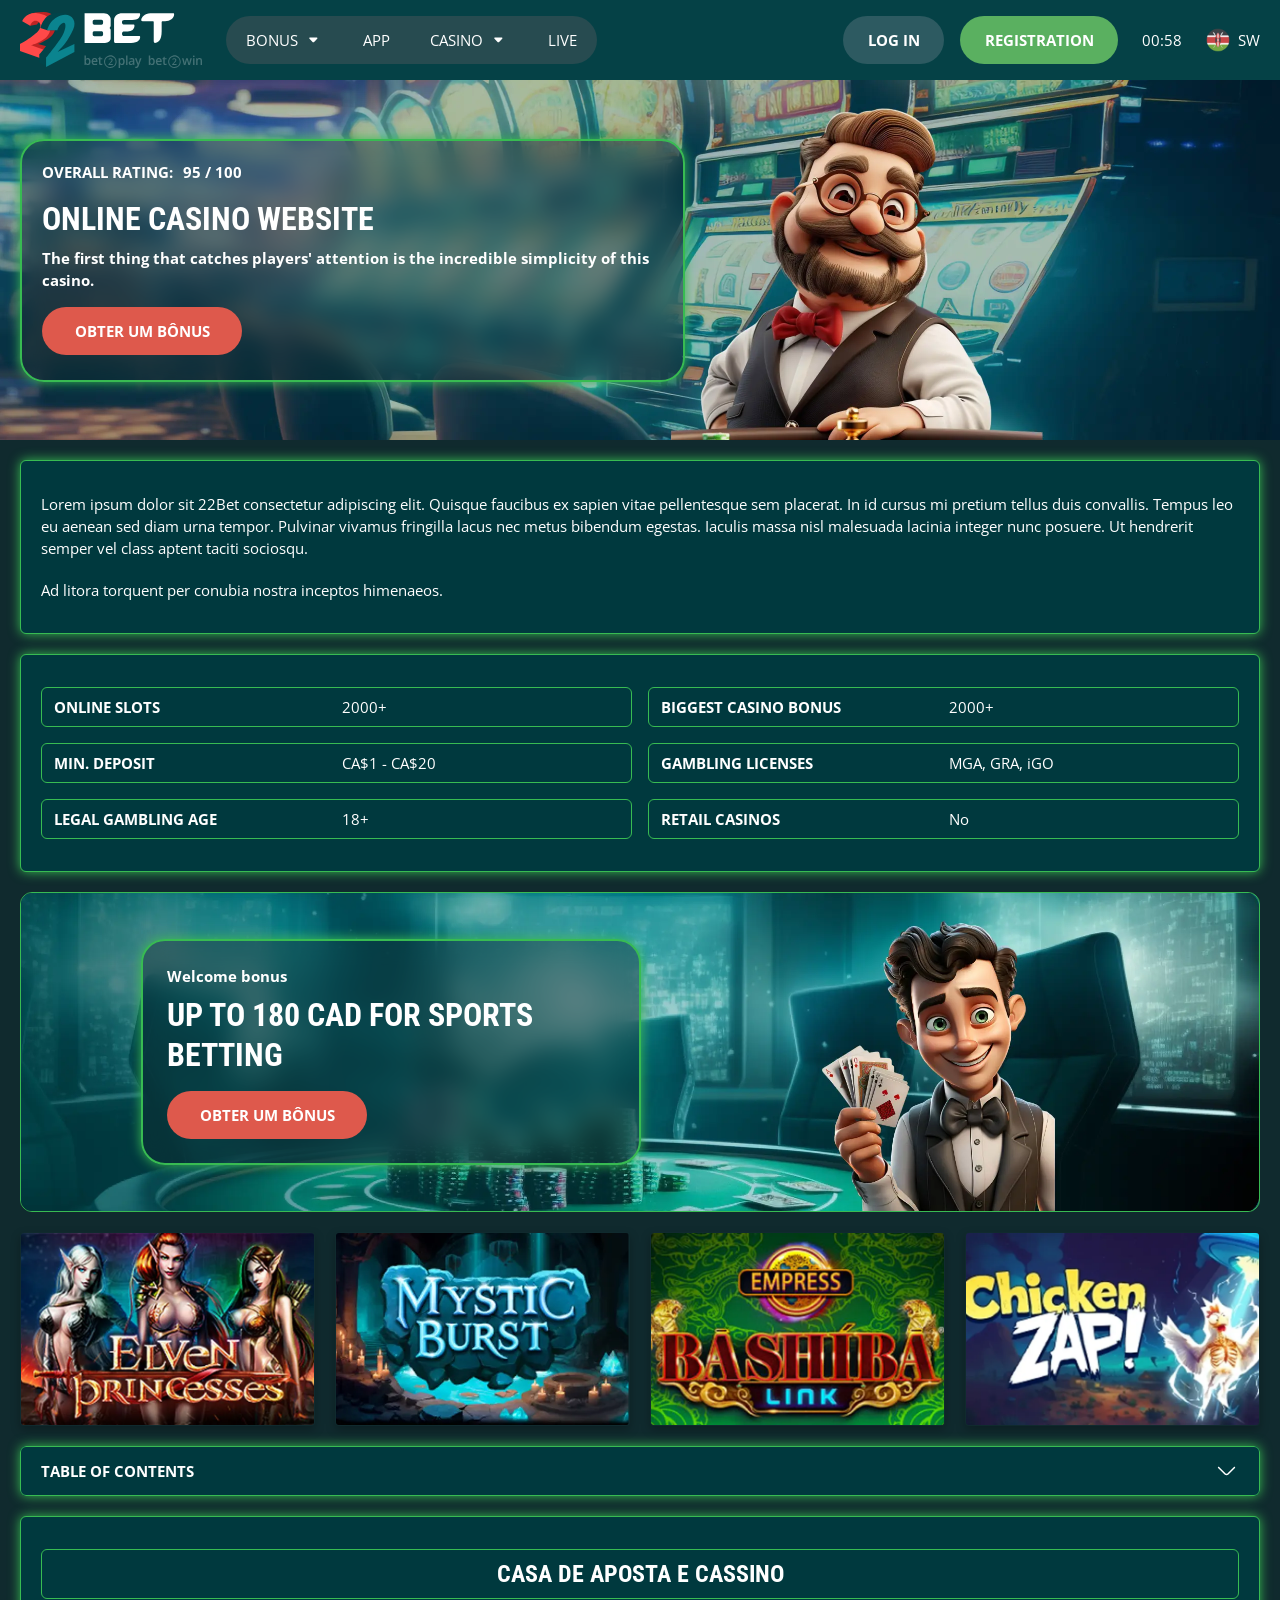
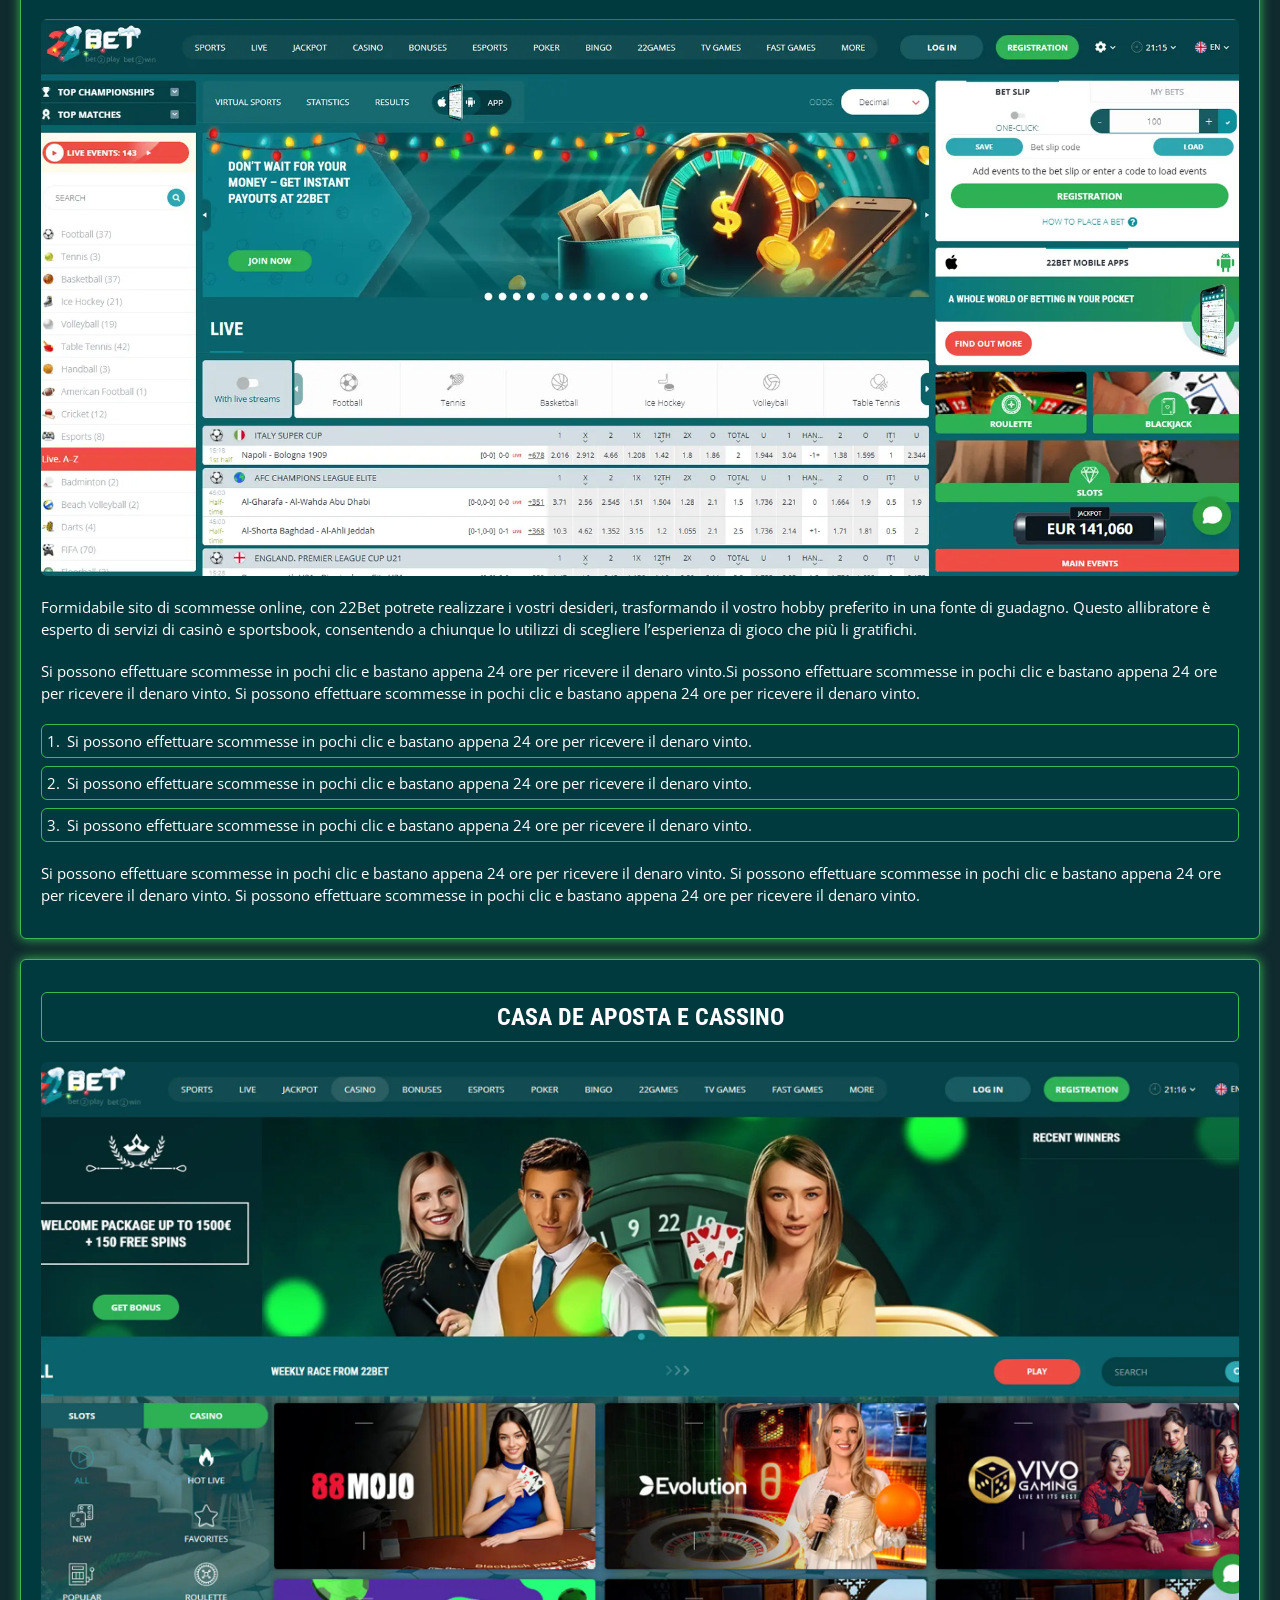
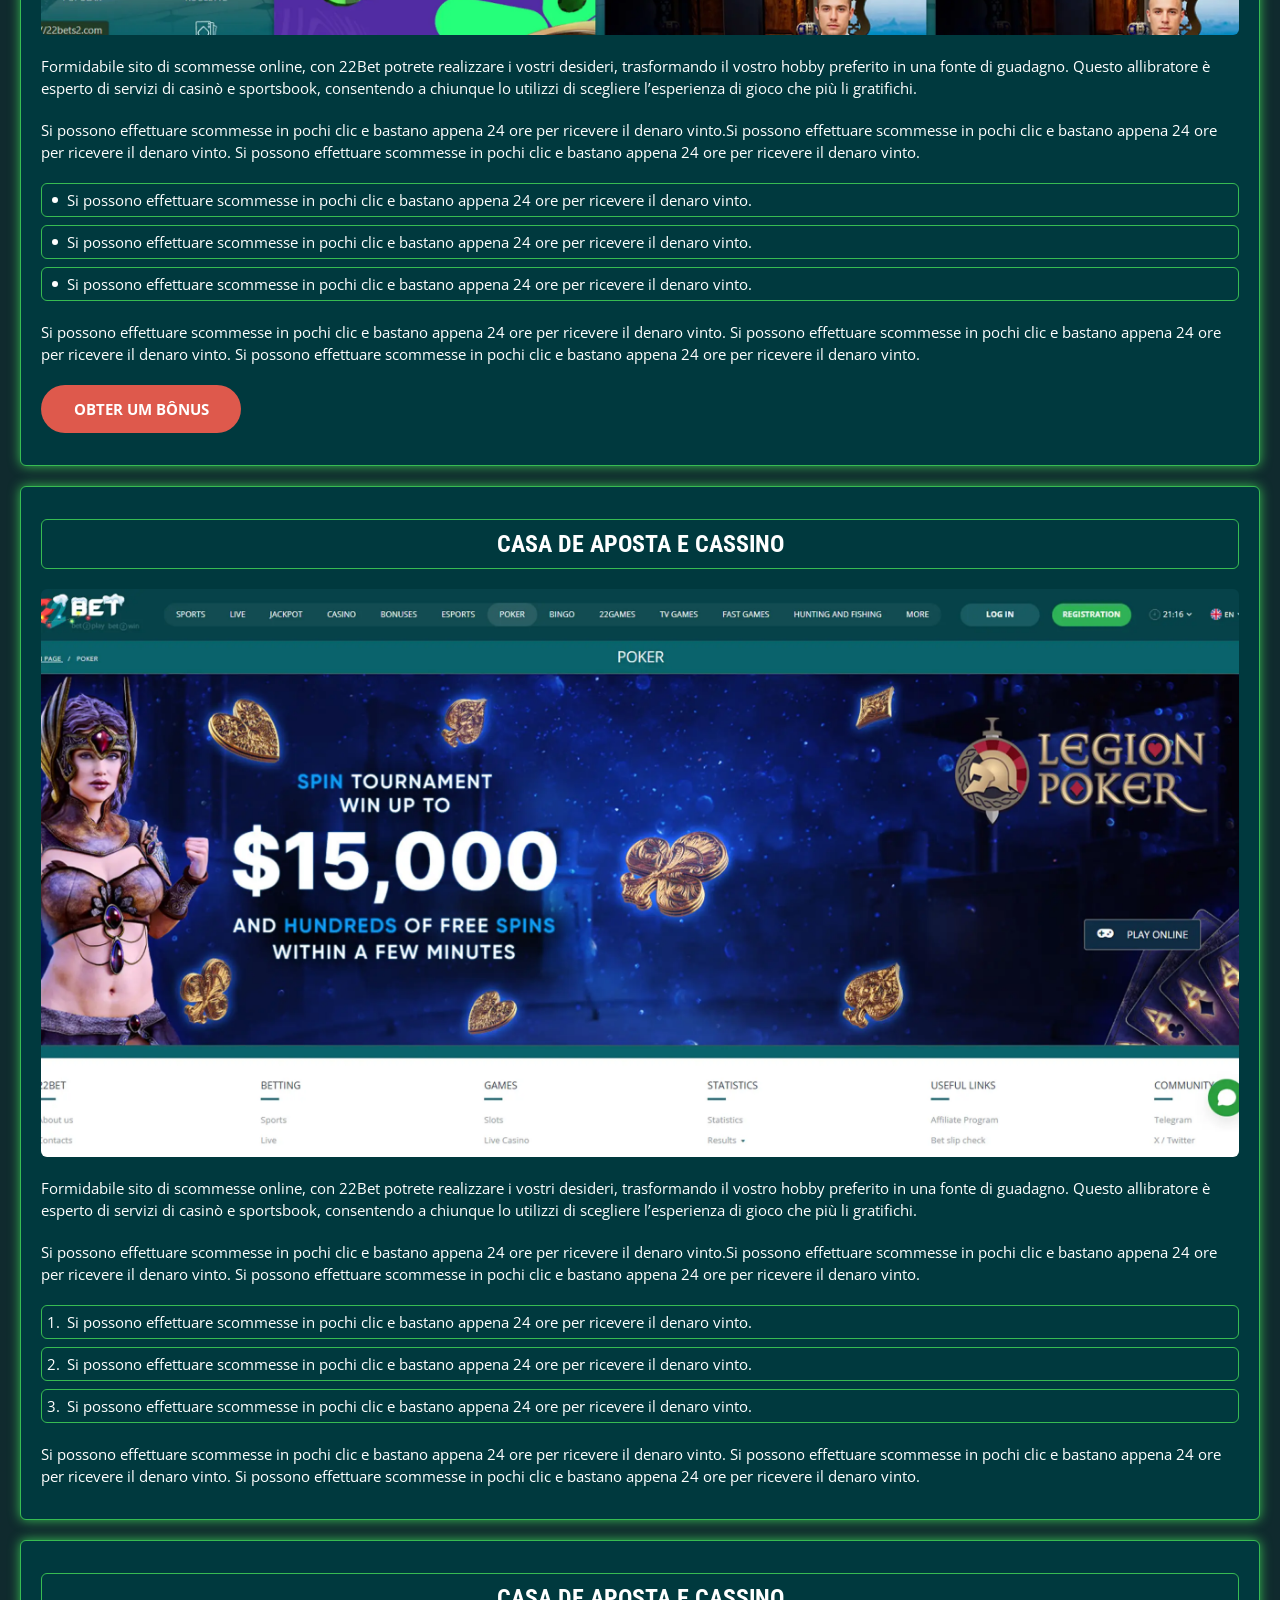
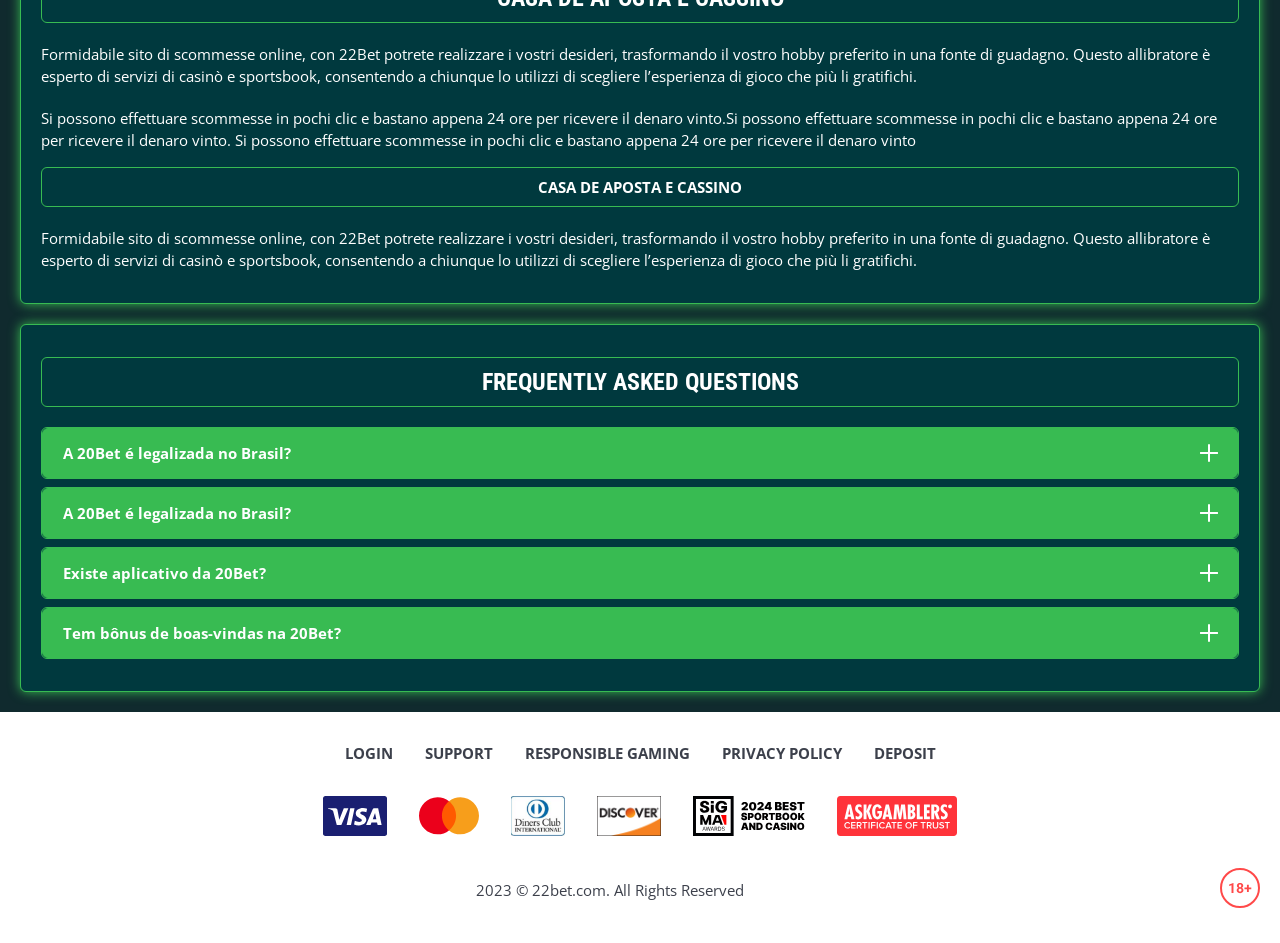
<file: index.html>
<!DOCTYPE html>
<html lang="sw">
  <head>
    <meta charset="UTF-8" />
   
    <meta name="viewport" content="width=device-width, initial-scale=1.0" />
    <title>22Bet </title>
    <meta name="description" content />
    <meta property="og:site_name" content />
    <meta property="og:title" content />
    <meta property="og:type" content="website" />
    <meta property="og:url" content />
    <meta property="og:image" content />
    <meta property="og:image:alt" content />
    <meta property="og:locale" content="sw" />
    <meta property="og:description" content />
    <link rel="preconnect" href="https://fonts.googleapis.com" />
    <link rel="preconnect" href="https://fonts.gstatic.com" crossorigin="anonymous" />
   <link href="https://fonts.googleapis.com/css2?family=Open+Sans:ital,wght@0,300..800;1,300..800&display=swap" rel="stylesheet">
<link href="https://fonts.googleapis.com/css?family=Roboto+Condensed&display=swap" rel="stylesheet">

   <link rel="stylesheet" href="./css/reset.css" />
    <link rel="stylesheet" href="./css/main.css" />
    <link rel="stylesheet" href="./css/media.css"/>
    <link rel="icon" href="./images/Group.png" type="image/x-icon"/>
    <script
    src="https://code.jquery.com/jquery-3.6.1.min.js"
    integrity="sha256-o88AwQnZB+VDvE9tvIXrMQaPlFFSUTR+nldQm1LuPXQ="
    crossorigin="anonymous"
  ></script>
  </head>
  <body>
    <header class="header">
      <section class="content header__content">
        <a href="./index.html" class="logo header__logo"
          ><img src="./images/logo.svg" alt="logo" title
        /></a>
        <button class="header__btn-menu" >
          <svg width="16px" height="16px" viewBox="0 0 16 16" xmlns="http://www.w3.org/2000/svg">
              <rect y="0" width="16" height="3" rx="1.5"></rect>
              <rect y="6.5" width="16" height="3" rx="1.5"></rect>
              <rect y="13" width="16" height="3" rx="1.5"></rect>
            </svg>
        </button>

          <nav class="menu header__menu">
            <ul class="header__menu-list">
                
              <li class="" >
              <div class="header__menu-wrapper">
                <div class="js-button-expander js-button-expander--menu" >
                <a href="./bonus.html" >
                <span>Bonus</span>
              </a>
              </div>
              <div class="header__menu-wrap js-expand-content js-expand-content--menu">
                <ul >
                  <li>
                    <a href="./freeSpins.html">
                    <span>Free Spins</span>
                  </a></li>
                  <li><a href="./promoCode.html">
                    <span>Promo Code</span>
                  </a>
                </li>
                  <li><a href="./welcomeBonus.html">
                    <span>Welcome Bonus</span>
                  </a>
                </li>
                <li><a href="./vip.html">
                    <span>VIP</span>
                  </a>
                </li>
                </ul>
              </div>
              </div>
               <a href="./bonus.html" class="header__menu-item">
                <span>Bonus</span>
              </a>
            </li>
              <li>
                <a href="./app.html">
                 App
                </a>
              </li>
              
              <li class="">
              <div class="header__menu-wrapper">
                <div class="js-button-expander js-button-expander--menu" >
                <a href="./casino.html" >
                <span> Casino</span>
              </a>
              </div>
              <div class="header__menu-wrap js-expand-content js-expand-content--menu">
                <ul >
                  <li>
                    <a href="./slots.html">
                    <span>Slots</span>
                  </a></li>
                 
                </ul>
              </div>
              </div>
               <a href="./casino.html" class="header__menu-item">
                <span>Casino</span>
              </a>
            </li>
               <li>
                <a href="./live.html">
               Live
                </a>
              </li>
              <li>
                    <a href="./freeSpins.html">
                    <span>Free Spins</span>
                  </a></li>
                  <li><a href="./promoCode.html">
                    <span>Promo Code</span>
                  </a>
                </li>
                  <li><a href="./welcomeBonus.html">
                    <span>Welcome Bonus</span>
                  </a>
                </li>
                <li><a href="./vip.html">
                    <span>VIP</span>
                  </a>
                </li>
             <li>
                    <a href="./slots.html">
                    <span>Slots</span>
                  </a></li>
             
             
            </ul>
            <div class="header__button header__button-menu " >
              <a href="#" class="button  button__login-menu">log in</a>
              <a href="#" class="button button__menu">registration</a>
            </div>
           
          </nav>
            <a href="#" class="button button__login">log in</a>
            <a href="#" class="button button__singup">registration</a>
            <div id="clock" class="header__time">00:00</div>
            <a href="" class="header__flag">
                <span><img src="./images/flag.png" alt="flag" title /></span>
                <span>sw</span>
              </a>
      </section>
    </header>
     <main class="main home main-page">
        <section class=" hero hero__page">
           
            <div class="background">
              <img src="./images/main/bg-main.webp" alt="hero" title />
             
            </div>
            <div class="hero__wrapper">
              <div class="hero__data">
                <div class="hero__rating" >
                  <p>Overall Rating:</p>
                 
                  <span >
                    <span >95</span>
                  <span>/</span> 
                  <span >100</span>
                  
                  </span>
                </div>
                <h1 class="title general hero__title">
                 Online Casino Website
                </h1>
                <p class="hero__text">The first thing that catches players' attention is the incredible simplicity of this casino.</p>
                <a href="#" class="button  hero__button">Obter um Bônus</a>
               
              </div>
             
            </div>
          </section>
      <section class="main__wrap main__wrap-page">
       
       <section class="content__wrapper content__wrapper-page">

         
        
       
          <section class="content article">
            <p>
             Lorem ipsum dolor sit 22Bet consectetur adipiscing elit. Quisque faucibus ex sapien vitae pellentesque sem placerat. In id cursus mi pretium tellus duis convallis. Tempus leo eu aenean sed diam urna tempor. Pulvinar vivamus fringilla lacus nec metus bibendum egestas. Iaculis massa nisl malesuada lacinia integer nunc posuere. Ut hendrerit semper vel class aptent taciti sociosqu.
            </p>
            <p>
             Ad litora torquent per conubia nostra inceptos himenaeos.
            </p>
          </section>
         
            <section class="content features">
           
              <table class="features__table">
               <tbody class="features__group">
                 
                   <tr>
                   <td>Online slots</td>
                   <td>2000+</td>
                  </tr>
                  <tr>
                   <td>Biggest casino bonus</td>
                   <td>2000+</td>
                  </tr>
                  <tr>
                   <td>Min. deposit</td>
                   <td>CA$1 - CA$20</td>
                  </tr>
              
                     <tr>
                     <td>Gambling licenses</td>
                     <td>MGA, GRA, iGO</td>
                   </tr>
                   <tr>
                     <td>Legal gambling age</td>
                     <td>18+</td>
                   </tr>
                   <tr>
                     <td>Retail casinos</td>
                     <td>No</td>
                   </tr>
                
               </tbody>
             </table>
            
         
           </section>  
             <section class="content banner">
            <div class="background banner__background ">
              
              <img src="./images/main/banner-main.webp" alt="banner" title />
              
            </div>
            <div class="banner__info">
              <p class="banner__subtitle">Welcome bonus</p>
              <h2 class="title high banner__title-main">
                  
               up to 180 CAD
for sports betting
              </h2>
            
              <a href="#" class="button banner__button">Obter um Bônus</a>
            </div>
          </section>
           <section class="content casino">
           
              <ul class="casino__list">
                <li class="casino__item">
                    <div class="casino__wrapper">
                      <img class="casino__img" src="./images/main/card-main1.webp" alt="" title>
                    <div class="casino__hover casino__hover-live">
                        
                        <div class="casino-box">
                            
                        <a href="#" class="button  casino__buttons">Play now</a>
                        </div>
                    </div>
                    </div>
                    
                </li>
                <li class="casino__item">
                  <div class="casino__wrapper">
                    <img class="casino__img" src="./images/main/card-main2.webp" alt="" title>
                <div class="casino__hover casino__hover-live">
                      
                        <div class="casino-box">
                            
                        <a href="#" class="button  casino__buttons">Play now</a>
                        </div>
                    </div>
                  </div>
                 
              </li>
              <li class="casino__item">
                <div class="casino__wrapper">
                  <img class="casino__img" src="./images/main/card-main3.webp" alt="" title>
               <div class="casino__hover casino__hover-live">
                        
                        <div class="casino-box">
                            
                        <a href="#" class="button  casino__buttons">Play now</a>
                        </div>
                    </div>
               
            </li>
             <li class="casino__item">
                <div class="casino__wrapper">
                  <img class="casino__img" src="./images/main/card-main4.webp" alt="" title>
               <div class="casino__hover casino__hover-live">
                        
                        <div class="casino-box">
                            
                        <a href="#" class="button  casino__buttons">Play now</a>
                        </div>
                    </div>
               
            </li>
            
      

              </ul>
         </section>
              <section class="content menu-review__content">
              

            
                <div class="menu__review-desk menu__review-content">Table of Contents</div>
                <ul class="menu__review menu__review-list">
                  <li><a href="#">Casa de Aposta e Cassino</a></li>
                    <li><a href="#">Casa de Aposta e Cassino</a></li>
                      <li><a href="#">Casa de Aposta e Cassino</a></li>
                        <li><a href="#">Casa de Aposta e Cassino</a></li>
                          <li><a href="#">Frequently Asked Questions</a></li>
                 
                </ul>
             
          
          </section>
          
        
          <section class="content article">
            <h2 class="title high article__title">Casa de Aposta e Cassino</h2>
             <div class="images">
              <img src="./images/main/image1-main.webp" alt="banner" title />
            </div>
            <p>
             Formidabile sito di scommesse online, con 22Bet potrete realizzare i vostri desideri, trasformando il vostro hobby preferito in una fonte di guadagno. Questo allibratore è esperto di servizi di casinò e sportsbook, consentendo a chiunque lo utilizzi di scegliere l’esperienza di gioco che più li gratifichi.
            </p>
            <p>
             Si possono effettuare scommesse in pochi clic e bastano appena 24 ore per ricevere il denaro vinto.Si possono effettuare scommesse in pochi clic e bastano appena 24 ore per ricevere il denaro vinto. Si possono effettuare scommesse in pochi clic e bastano appena 24 ore per ricevere il denaro vinto.
            </p>
           <ol>
              <li>Si possono effettuare scommesse in pochi clic e bastano appena 24 ore per ricevere il denaro vinto.</li>
              <li>Si possono effettuare scommesse in pochi clic e bastano appena 24 ore per ricevere il denaro vinto.</li>
              <li>Si possono effettuare scommesse in pochi clic e bastano appena 24 ore per ricevere il denaro vinto.</li>
            </ol>
            <p>Si possono effettuare scommesse in pochi clic e bastano appena 24 ore per ricevere il denaro vinto. Si possono effettuare scommesse in pochi clic e bastano appena 24 ore per ricevere il denaro vinto. Si possono effettuare scommesse in pochi clic e bastano appena 24 ore per ricevere il denaro vinto.</p>
          </section>
           <section class="content article">
            <h2 class="title high article__title">Casa de Aposta e Cassino</h2>
             <div class="images">
              <img src="./images/main/image2-main.webp" alt="banner" title />
            </div>
            <p>
             Formidabile sito di scommesse online, con 22Bet potrete realizzare i vostri desideri, trasformando il vostro hobby preferito in una fonte di guadagno. Questo allibratore è esperto di servizi di casinò e sportsbook, consentendo a chiunque lo utilizzi di scegliere l’esperienza di gioco che più li gratifichi.
            </p>
            <p>
             Si possono effettuare scommesse in pochi clic e bastano appena 24 ore per ricevere il denaro vinto.Si possono effettuare scommesse in pochi clic e bastano appena 24 ore per ricevere il denaro vinto. Si possono effettuare scommesse in pochi clic e bastano appena 24 ore per ricevere il denaro vinto.
            </p>
           <ul>
              <li>Si possono effettuare scommesse in pochi clic e bastano appena 24 ore per ricevere il denaro vinto.</li>
              <li>Si possono effettuare scommesse in pochi clic e bastano appena 24 ore per ricevere il denaro vinto.</li>
              <li>Si possono effettuare scommesse in pochi clic e bastano appena 24 ore per ricevere il denaro vinto.</li>
            </ul>
            <p>Si possono effettuare scommesse in pochi clic e bastano appena 24 ore per ricevere il denaro vinto. Si possono effettuare scommesse in pochi clic e bastano appena 24 ore per ricevere il denaro vinto. Si possono effettuare scommesse in pochi clic e bastano appena 24 ore per ricevere il denaro vinto.</p>
         <a href="#" class="button">Obter um Bônus</a>
          </section>
           <section class="content article">
            <h2 class="title high article__title">Casa de Aposta e Cassino</h2>
             <div class="images">
              <img src="./images/main/image3-main.webp" alt="banner" title />
            </div>
            <p>
             Formidabile sito di scommesse online, con 22Bet potrete realizzare i vostri desideri, trasformando il vostro hobby preferito in una fonte di guadagno. Questo allibratore è esperto di servizi di casinò e sportsbook, consentendo a chiunque lo utilizzi di scegliere l’esperienza di gioco che più li gratifichi.
            </p>
            <p>
             Si possono effettuare scommesse in pochi clic e bastano appena 24 ore per ricevere il denaro vinto.Si possono effettuare scommesse in pochi clic e bastano appena 24 ore per ricevere il denaro vinto. Si possono effettuare scommesse in pochi clic e bastano appena 24 ore per ricevere il denaro vinto.
            </p>
           <ol>
              <li>Si possono effettuare scommesse in pochi clic e bastano appena 24 ore per ricevere il denaro vinto.</li>
              <li>Si possono effettuare scommesse in pochi clic e bastano appena 24 ore per ricevere il denaro vinto.</li>
              <li>Si possono effettuare scommesse in pochi clic e bastano appena 24 ore per ricevere il denaro vinto.</li>
            </ol>
            <p>Si possono effettuare scommesse in pochi clic e bastano appena 24 ore per ricevere il denaro vinto. Si possono effettuare scommesse in pochi clic e bastano appena 24 ore per ricevere il denaro vinto. Si possono effettuare scommesse in pochi clic e bastano appena 24 ore per ricevere il denaro vinto.</p>
          </section>
           <section class="content article">
            <h2 class="title high article__title">Casa de Aposta e Cassino</h2>
            <p>Formidabile sito di scommesse online, con 22Bet potrete realizzare i vostri desideri, trasformando il vostro hobby preferito in una fonte di guadagno. Questo allibratore è esperto di servizi di casinò e sportsbook, consentendo a chiunque lo utilizzi di scegliere l’esperienza di gioco che più li gratifichi.</p>
            <p>Si possono effettuare scommesse in pochi clic e bastano appena 24 ore per ricevere il denaro vinto.Si possono effettuare scommesse in pochi clic e bastano appena 24 ore per ricevere il denaro vinto. Si possono effettuare scommesse in pochi clic e bastano appena 24 ore per ricevere il denaro vinto</p>
            <h3>Casa de Aposta e Cassino</h3>
            <p>Formidabile sito di scommesse online, con 22Bet potrete realizzare i vostri desideri, trasformando il vostro hobby preferito in una fonte di guadagno. Questo allibratore è esperto di servizi di casinò e sportsbook, consentendo a chiunque lo utilizzi di scegliere l’esperienza di gioco che più li gratifichi.</p>
           </section>

          <section class="content faq">
            <h2 class="title high faq__title">Frequently Asked Questions</h2>
            <ul class="faq__list " >
              <li class="faq__item"  >
                <h3 class="title medium faq__subtitle js-button-expander js-button-expander--faq"  >A 20Bet é legalizada no Brasil?
                 </h3>
                <div  class="faq__answer js-expand-content js-expand-content--faq" >
                  <p  >
                    Sim, a casa de apostas tem licença emitida por Curaçao, que é reconhecida no Brasil e a permite atuar por aqui.
                  </p>
                </div>
              </li>
              <li class="faq__item"  >
                <h3 class="title medium faq__subtitle js-button-expander js-button-expander--faq"  >A 20Bet é legalizada no Brasil?</h3>
                <div class="faq__answer js-expand-content js-expand-content--faq" >
                  <p  >
                    Sim, a casa de apostas tem licença emitida por Curaçao, que é reconhecida no Brasil e a permite atuar por aqui.
                  </p>
                </div>
              </li> 
              <li class="faq__item"  >
                <h3 class="title medium faq__subtitle js-button-expander js-button-expander--faq"  >Existe aplicativo da 20Bet?</h3>
                <div class="faq__answer js-expand-content js-expand-content--faq" >
                  <p  >
                   Sim, disponível para sistemas operacionais iOS e Android.
                  </p>
                </div>
              </li> 
              <li class="faq__item"  >
                <h3 class="title medium faq__subtitle js-button-expander js-button-expander--faq"  >Tem bônus de boas-vindas na 20Bet?</h3>
                <div class="faq__answer js-expand-content js-expand-content--faq" >
                  <p  >
                   O pacote especial para novos usuários da 20Bet paga 100% sobre o primeiro depósito, com limite de 600 BRL.
                  </p>
                </div>
              </li> 
             
            </ul>
          </section>
          
        </section> 
      
        <div class=""  onclick="scrollToTop()">
          <button class="main__arrow" id="scrollToTopBtn"></button>
        </div> 
        
      </section>
    </main> 
     <footer class=" footer ">
      <section class="content footer__content">
        <ul class="footer__menu">
         <li><a href="./login.html">Login</a></li>
         <li><a href="./support.html">Support</a></li>
         <li><a href="./responsible.html">Responsible Gaming</a></li>
         <li><a href="./policy.html">Privacy Policy</a></li>
         <li><a href="./deposit.html">Deposit</a></li>
        </ul>
       
          <ul class="footer__cards-list">
           
            <li>
              <a href="#"
                ><img src="./images/visa.svg" alt="cardvisa" title
              /></a>
            </li>
            <li>
              <a href="#"
                ><img
                  src="./images/mastercard.svg"
                  alt="mastercard"
                  title
              /></a>
            </li>
            <li>
                <a href="#"
                  ><img src="./images/diners.svg" alt="diners" title
                /></a>
              </li>
              <li>
                <a href="#"
                  ><img src="./images/discover.svg" alt="discover" title
                /></a>
              </li>
              <li>
                <a href="#"
                  ><img src="./images/sigma.svg" alt="sigma" title
                /></a>
              </li>
              <li>
                <a href="#"
                  ><img src="./images/ask.svg" alt="ask" title
                /></a>
              </li>
            
          </ul>
       
        <div class="footer__wrapp">
          <div class="footer__text">
           
            <p>2023 &copy; 22bet.com. All Rights Reserved
</p>
           
          </div>
          <div class="footer__age">
            <img src="./images/age.svg" alt="age" title />
          </div>
        </div>
      
      </section>
    </footer>
    <script src="./js/arrowUp.js" defer></script>
    <script src="./js/sidebar.js" defer></script>
    <script src="./js/expander.js" defer></script>
    <script src="./js/mobile-menu.js" defer></script>
    <script src="./js/clock.js" defer></script>
  </body>
</html>
</file>
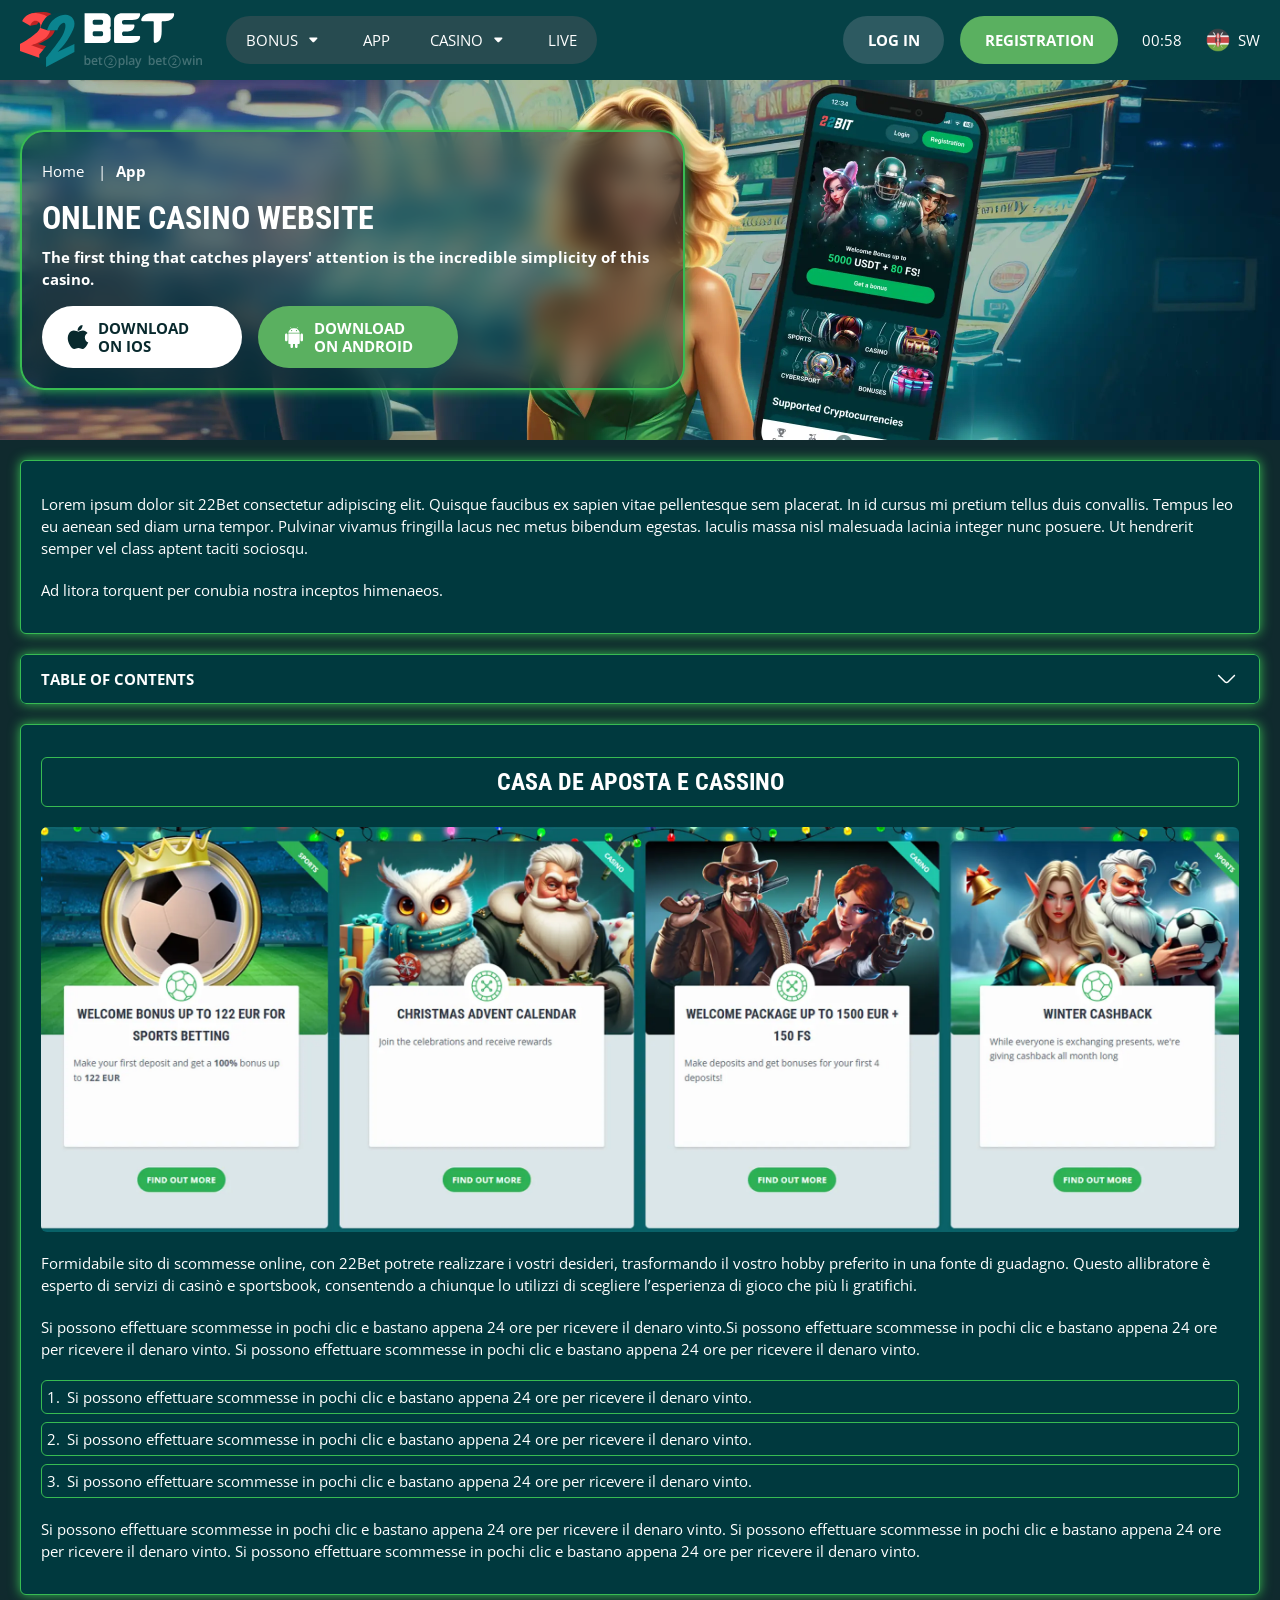
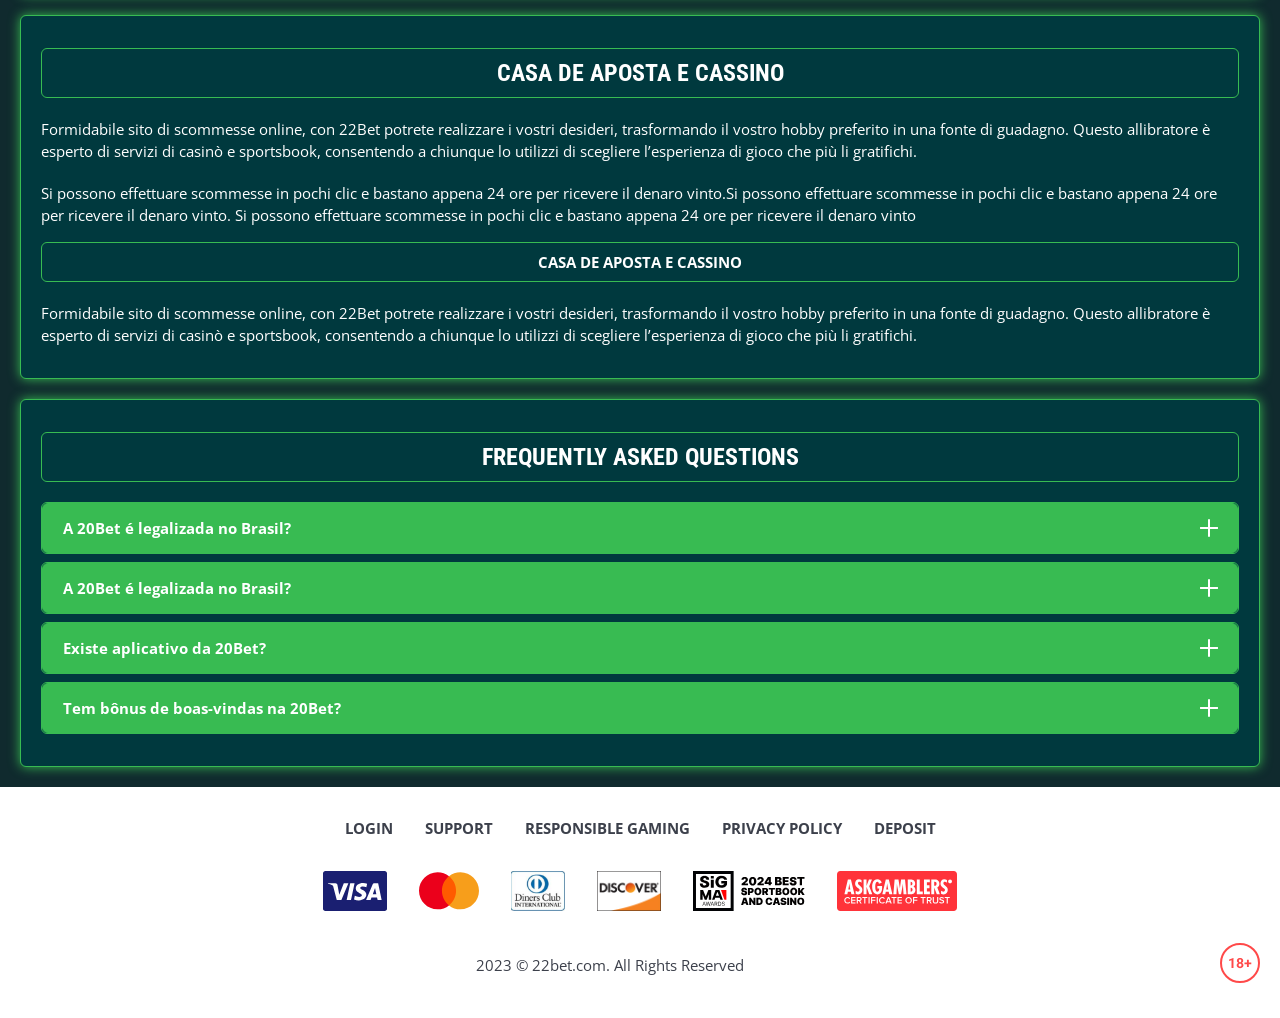
<file: app.html>
<!DOCTYPE html>
<html lang="sw">
  <head>
    <meta charset="UTF-8" />
   
    <meta name="viewport" content="width=device-width, initial-scale=1.0" />
    <title>22Bet </title>
    <meta name="description" content />
    <meta property="og:site_name" content />
    <meta property="og:title" content />
    <meta property="og:type" content="website" />
    <meta property="og:url" content />
    <meta property="og:image" content />
    <meta property="og:image:alt" content />
    <meta property="og:locale" content="sw" />
    <meta property="og:description" content />
    <link rel="preconnect" href="https://fonts.googleapis.com" />
    <link rel="preconnect" href="https://fonts.gstatic.com" crossorigin="anonymous" />
   <link href="https://fonts.googleapis.com/css2?family=Open+Sans:ital,wght@0,300..800;1,300..800&display=swap" rel="stylesheet">
<link href="https://fonts.googleapis.com/css?family=Roboto+Condensed&display=swap" rel="stylesheet">

   <link rel="stylesheet" href="./css/reset.css" />
    <link rel="stylesheet" href="./css/main.css" />
    <link rel="stylesheet" href="./css/media.css"/>
    <link rel="icon" href="./images/Group.png" type="image/x-icon"/>
    <script
    src="https://code.jquery.com/jquery-3.6.1.min.js"
    integrity="sha256-o88AwQnZB+VDvE9tvIXrMQaPlFFSUTR+nldQm1LuPXQ="
    crossorigin="anonymous"
  ></script>
  </head>
  <body>
    <header class="header">
      <section class="content header__content">
        <a href="./index.html" class="logo header__logo"
          ><img src="./images/logo.svg" alt="logo" title
        /></a>
        <button class="header__btn-menu" >
          <svg width="16px" height="16px" viewBox="0 0 16 16" xmlns="http://www.w3.org/2000/svg">
              <rect y="0" width="16" height="3" rx="1.5"></rect>
              <rect y="6.5" width="16" height="3" rx="1.5"></rect>
              <rect y="13" width="16" height="3" rx="1.5"></rect>
            </svg>
        </button>

          <nav class="menu header__menu">
            <ul class="header__menu-list">
                
              <li class="">
              <div class="header__menu-wrapper">
                <div class="js-button-expander js-button-expander--menu" >
                <a href="./bonus.html" >
                <span>Bonus</span>
              </a>
              </div>
              <div class="header__menu-wrap js-expand-content js-expand-content--menu">
                <ul >
                  <li>
                    <a href="./freeSpins.html">
                    <span>Free Spins</span>
                  </a></li>
                  <li><a href="./promoCode.html">
                    <span>Promo Code</span>
                  </a>
                </li>
                  <li><a href="./welcomeBonus.html">
                    <span>Welcome Bonus</span>
                  </a>
                </li>
                <li><a href="./vip.html">
                    <span>VIP</span>
                  </a>
                </li>
                </ul>
              </div>
              </div>
               <a href="./bonus.html" class="header__menu-item">
                <span>Bonus</span>
              </a>
            </li>
              <li>
                <a href="./app.html">
                 App
                </a>
              </li>
              
              <li class="">
              <div class="header__menu-wrapper">
                <div class="js-button-expander js-button-expander--menu" >
                <a href="./casino.html" >
                <span> Casino</span>
              </a>
              </div>
              <div class="header__menu-wrap js-expand-content js-expand-content--menu">
                <ul >
                  <li>
                    <a href="./slots.html">
                    <span>Slots</span>
                  </a></li>
                 
                </ul>
              </div>
              </div>
               <a href="./casino.html" class="header__menu-item">
                <span>Casino</span>
              </a>
            </li>
               <li>
                <a href="./live.html">
               Live
                </a>
              </li>
              <li>
                    <a href="./freeSpins.html">
                    <span>Free Spins</span>
                  </a></li>
                  <li><a href="./promoCode.html">
                    <span>Promo Code</span>
                  </a>
                </li>
                  <li><a href="./welcomeBonus.html">
                    <span>Welcome Bonus</span>
                  </a>
                </li>
                <li><a href="./vip.html">
                    <span>VIP</span>
                  </a>
                </li>
             <li>
                    <a href="./slots.html">
                    <span>Slots</span>
                  </a></li>
             
             
            </ul>
            <div class="header__button header__button-menu " >
              <a href="#" class="button  button__login-menu">log in</a>
              <a href="#" class="button button__menu">registration</a>
            </div>
           
          </nav>
            <a href="#" class="button button__login">log in</a>
            <a href="#" class="button button__singup">registration</a>
            <div id="clock" class="header__time">00:00</div>
            <a href="" class="header__flag">
                <span><img src="./images/flag.png" alt="flag" title /></span>
                <span>sw</span>
              </a>
      </section>
    </header>
     <main class="main home main-page">
        <section class=" hero hero__page hero__page-app">
           
            <div class="background background-pageApp">
              <img src="./images/app/bg-app.webp" alt="hero" title />
              
            </div>
            <div class="hero__wrapper hero__wrapper-page">
              <div class="hero__data hero__data-app">
                <ul
                class="breadcrumbs "
                
              >
                <li
                  
                >
                  <a href="#" >
                    <span >Home</span></a
                  >
                 
                </li>
                <li
                  
                >
                  <a href="#" > <span >App</span></a>
                 
                </li>
              </ul>
                <h1 class="title general hero__title">
                  Online Casino Website
                </h1>
                 <p class="hero__text">The first thing that catches players' attention is the incredible simplicity of this casino.</p>
               
              <div class="banner__content banner__content-app">
             
                  <a href="#" class="banner__btn banner__btn-app">
                    <img src="./images/app/apple.svg" alt="icon" title>
                   Download </br>
on iOS
                  </a>
                  <a href="#" class="banner__btn banner__btn-android"
                    > <img src="./images/main/android-app.svg" alt="icon" title>Download </br>
on Android</a
                  >
                </div>
              </div>
             
            </div>
          </section>
      <section class="main__wrap main__wrap-page">
       
       <section class="content__wrapper content__wrapper-page">

         
        
       
          <section class="content article">
            <p>
             Lorem ipsum dolor sit 22Bet consectetur adipiscing elit. Quisque faucibus ex sapien vitae pellentesque sem placerat. In id cursus mi pretium tellus duis convallis. Tempus leo eu aenean sed diam urna tempor. Pulvinar vivamus fringilla lacus nec metus bibendum egestas. Iaculis massa nisl malesuada lacinia integer nunc posuere. Ut hendrerit semper vel class aptent taciti sociosqu.
            </p>
            <p>
             Ad litora torquent per conubia nostra inceptos himenaeos.
            </p>
          </section>
         
              <section class="content menu-review__content">
              

            
                <div class="menu__review-desk menu__review-content">Table of Contents</div>
                <ul class="menu__review menu__review-list">
                  <li><a href="#">Casa de Aposta e Cassino</a></li>
                    <li><a href="#">Casa de Aposta e Cassino</a></li>
                      <li><a href="#">Casa de Aposta e Cassino</a></li>
                        <li><a href="#">Casa de Aposta e Cassino</a></li>
                          <li><a href="#">Frequently Asked Questions</a></li>
                 
                </ul>
             
          
          </section>
          
        
          <section class="content article">
            <h2 class="title high article__title">Casa de Aposta e Cassino</h2>
             <div class="images">
              <img src="./images/app/image1-app.webp" alt="banner" title />
            </div>
            <p>
             Formidabile sito di scommesse online, con 22Bet potrete realizzare i vostri desideri, trasformando il vostro hobby preferito in una fonte di guadagno. Questo allibratore è esperto di servizi di casinò e sportsbook, consentendo a chiunque lo utilizzi di scegliere l’esperienza di gioco che più li gratifichi.
            </p>
            <p>
             Si possono effettuare scommesse in pochi clic e bastano appena 24 ore per ricevere il denaro vinto.Si possono effettuare scommesse in pochi clic e bastano appena 24 ore per ricevere il denaro vinto. Si possono effettuare scommesse in pochi clic e bastano appena 24 ore per ricevere il denaro vinto.
            </p>
           <ol>
              <li>Si possono effettuare scommesse in pochi clic e bastano appena 24 ore per ricevere il denaro vinto.</li>
              <li>Si possono effettuare scommesse in pochi clic e bastano appena 24 ore per ricevere il denaro vinto.</li>
              <li>Si possono effettuare scommesse in pochi clic e bastano appena 24 ore per ricevere il denaro vinto.</li>
            </ol>
            <p>Si possono effettuare scommesse in pochi clic e bastano appena 24 ore per ricevere il denaro vinto. Si possono effettuare scommesse in pochi clic e bastano appena 24 ore per ricevere il denaro vinto. Si possono effettuare scommesse in pochi clic e bastano appena 24 ore per ricevere il denaro vinto.</p>
          </section>
         
         
           <section class="content article">
            <h2 class="title high article__title">Casa de Aposta e Cassino</h2>
            <p>Formidabile sito di scommesse online, con 22Bet potrete realizzare i vostri desideri, trasformando il vostro hobby preferito in una fonte di guadagno. Questo allibratore è esperto di servizi di casinò e sportsbook, consentendo a chiunque lo utilizzi di scegliere l’esperienza di gioco che più li gratifichi.</p>
            <p>Si possono effettuare scommesse in pochi clic e bastano appena 24 ore per ricevere il denaro vinto.Si possono effettuare scommesse in pochi clic e bastano appena 24 ore per ricevere il denaro vinto. Si possono effettuare scommesse in pochi clic e bastano appena 24 ore per ricevere il denaro vinto</p>
            <h3>Casa de Aposta e Cassino</h3>
            <p>Formidabile sito di scommesse online, con 22Bet potrete realizzare i vostri desideri, trasformando il vostro hobby preferito in una fonte di guadagno. Questo allibratore è esperto di servizi di casinò e sportsbook, consentendo a chiunque lo utilizzi di scegliere l’esperienza di gioco che più li gratifichi.</p>
           </section>

          <section class="content faq">
            <h2 class="title high faq__title">Frequently Asked Questions</h2>
            <ul class="faq__list " >
              <li class="faq__item"  >
                <h3 class="title medium faq__subtitle js-button-expander js-button-expander--faq"  >A 20Bet é legalizada no Brasil?
                 </h3>
                <div  class="faq__answer js-expand-content js-expand-content--faq" >
                  <p  >
                    Sim, a casa de apostas tem licença emitida por Curaçao, que é reconhecida no Brasil e a permite atuar por aqui.
                  </p>
                </div>
              </li>
              <li class="faq__item"  >
                <h3 class="title medium faq__subtitle js-button-expander js-button-expander--faq"  >A 20Bet é legalizada no Brasil?</h3>
                <div class="faq__answer js-expand-content js-expand-content--faq" >
                  <p  >
                    Sim, a casa de apostas tem licença emitida por Curaçao, que é reconhecida no Brasil e a permite atuar por aqui.
                  </p>
                </div>
              </li> 
              <li class="faq__item"  >
                <h3 class="title medium faq__subtitle js-button-expander js-button-expander--faq"  >Existe aplicativo da 20Bet?</h3>
                <div class="faq__answer js-expand-content js-expand-content--faq" >
                  <p  >
                   Sim, disponível para sistemas operacionais iOS e Android.
                  </p>
                </div>
              </li> 
              <li class="faq__item"  >
                <h3 class="title medium faq__subtitle js-button-expander js-button-expander--faq"  >Tem bônus de boas-vindas na 20Bet?</h3>
                <div class="faq__answer js-expand-content js-expand-content--faq" >
                  <p  >
                   O pacote especial para novos usuários da 20Bet paga 100% sobre o primeiro depósito, com limite de 600 BRL.
                  </p>
                </div>
              </li> 
             
            </ul>
          </section>
          
        </section> 
      
        <div class=""  onclick="scrollToTop()">
          <button class="main__arrow" id="scrollToTopBtn"></button>
        </div> 
        
      </section>
    </main> 
 <footer class=" footer ">
      <section class="content footer__content">
        <ul class="footer__menu">
         <li><a href="./login.html">Login</a></li>
         <li><a href="./support.html">Support</a></li>
         <li><a href="./responsible.html">Responsible Gaming</a></li>
         <li><a href="./policy.html">Privacy Policy</a></li>
         <li><a href="./deposit.html">Deposit</a></li>
        </ul>
       
          <ul class="footer__cards-list">
           
            <li>
              <a href="#"
                ><img src="./images/visa.svg" alt="cardvisa" title
              /></a>
            </li>
            <li>
              <a href="#"
                ><img
                  src="./images/mastercard.svg"
                  alt="mastercard"
                  title
              /></a>
            </li>
            <li>
                <a href="#"
                  ><img src="./images/diners.svg" alt="diners" title
                /></a>
              </li>
              <li>
                <a href="#"
                  ><img src="./images/discover.svg" alt="discover" title
                /></a>
              </li>
              <li>
                <a href="#"
                  ><img src="./images/sigma.svg" alt="sigma" title
                /></a>
              </li>
              <li>
                <a href="#"
                  ><img src="./images/ask.svg" alt="ask" title
                /></a>
              </li>
            
          </ul>
       
        <div class="footer__wrapp">
          <div class="footer__text">
           
            <p>2023 &copy; 22bet.com. All Rights Reserved
</p>
           
          </div>
          <div class="footer__age">
            <img src="./images/age.svg" alt="age" title />
          </div>
        </div>
      
      </section>
    </footer>
    <script src="./js/arrowUp.js" defer></script>
    <script src="./js/sidebar.js" defer></script>
    <script src="./js/expander.js" defer></script>
    <script src="./js/mobile-menu.js" defer></script>
    <script src="./js/clock.js" defer></script>
  </body>
</html>
</file>
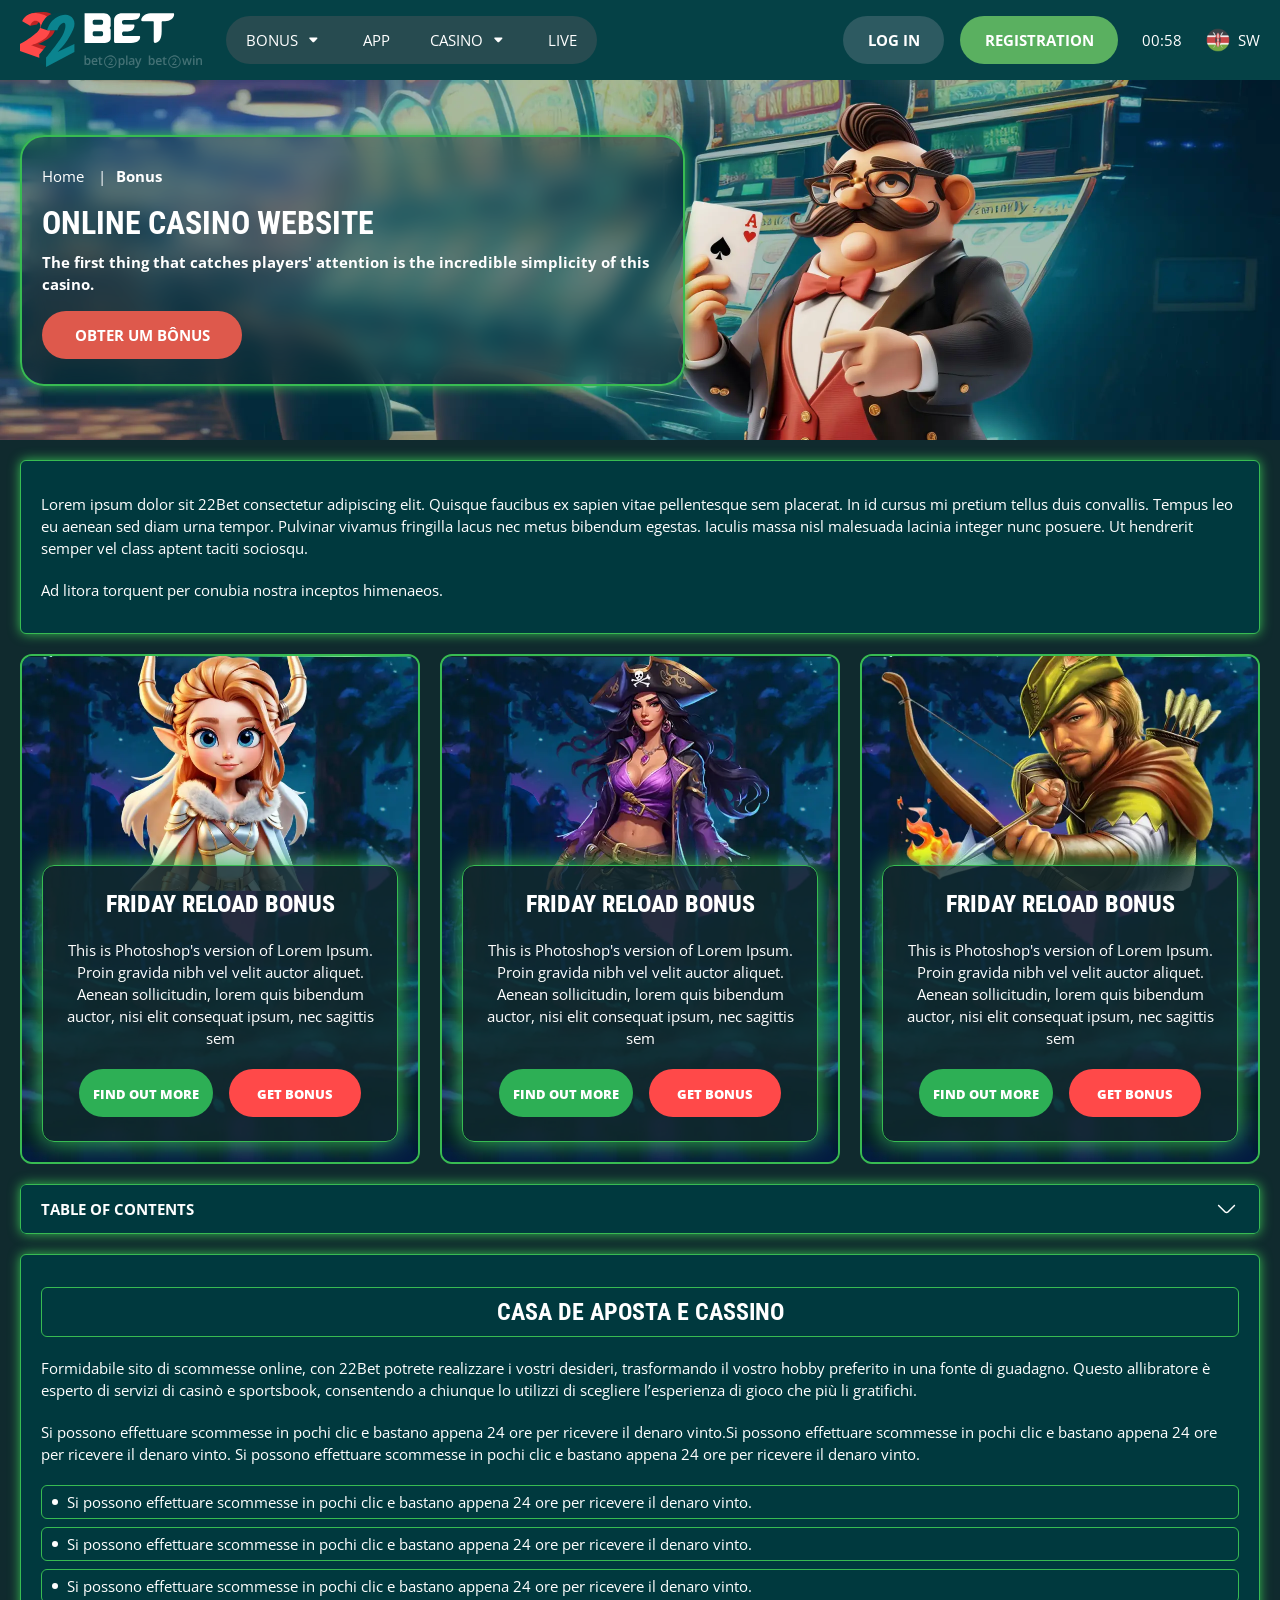
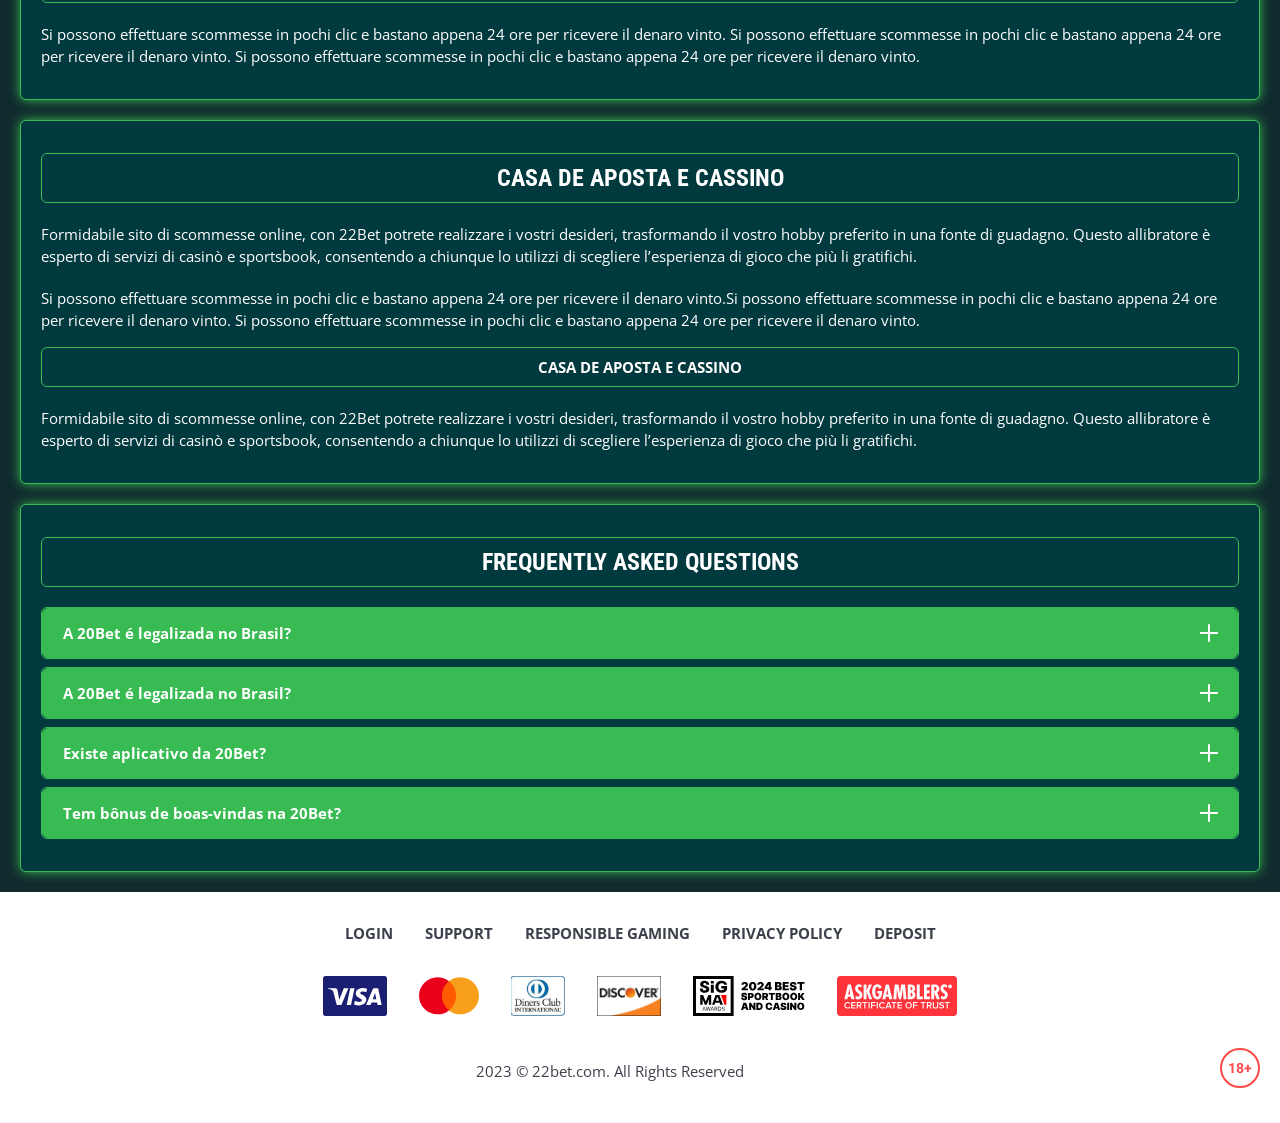
<file: bonus.html>
<!DOCTYPE html>
<html lang="sw">
  <head>
    <meta charset="UTF-8" />
   
    <meta name="viewport" content="width=device-width, initial-scale=1.0" />
    <title>22Bet </title>
    <meta name="description" content />
    <meta property="og:site_name" content />
    <meta property="og:title" content />
    <meta property="og:type" content="website" />
    <meta property="og:url" content />
    <meta property="og:image" content />
    <meta property="og:image:alt" content />
    <meta property="og:locale" content="sw" />
    <meta property="og:description" content />
    <link rel="preconnect" href="https://fonts.googleapis.com" />
    <link rel="preconnect" href="https://fonts.gstatic.com" crossorigin="anonymous" />
    
   <link href="https://fonts.googleapis.com/css2?family=Open+Sans:ital,wght@0,300..800;1,300..800&display=swap" rel="stylesheet">
<link href="https://fonts.googleapis.com/css?family=Roboto+Condensed&display=swap" rel="stylesheet">

    <link rel="stylesheet" href="./css/reset.css" />
    <link rel="stylesheet" href="./css/main.css" />
    <link rel="stylesheet" href="./css/media.css"/>
    <link rel="icon" href="./images/Group.png" type="image/x-icon"/>
    <script
    src="https://code.jquery.com/jquery-3.6.1.min.js"
    integrity="sha256-o88AwQnZB+VDvE9tvIXrMQaPlFFSUTR+nldQm1LuPXQ="
    crossorigin="anonymous"
  ></script>
  </head>
  <body>
  <header class="header">
      <section class="content header__content">
        <a href="./index.html" class="logo header__logo"
          ><img src="./images/logo.svg" alt="logo" title
        /></a>
        <button class="header__btn-menu" >
          <svg width="16px" height="16px" viewBox="0 0 16 16" xmlns="http://www.w3.org/2000/svg">
              <rect y="0" width="16" height="3" rx="1.5"></rect>
              <rect y="6.5" width="16" height="3" rx="1.5"></rect>
              <rect y="13" width="16" height="3" rx="1.5"></rect>
            </svg>
        </button>

          <nav class="menu header__menu">
            <ul class="header__menu-list">
                
              <li class="">
              <div class="header__menu-wrapper">
                <div class="js-button-expander js-button-expander--menu" >
                <a href="./bonus.html" >
                <span>Bonus</span>
              </a>
              </div>
              <div class="header__menu-wrap js-expand-content js-expand-content--menu">
                <ul >
                  <li>
                    <a href="./freeSpins.html">
                    <span>Free Spins</span>
                  </a></li>
                  <li><a href="./promoCode.html">
                    <span>Promo Code</span>
                  </a>
                </li>
                  <li><a href="./welcomeBonus.html">
                    <span>Welcome Bonus</span>
                  </a>
                </li>
                <li><a href="./vip.html">
                    <span>VIP</span>
                  </a>
                </li>
                </ul>
              </div>
              </div>
               <a href="./bonus.html" class="header__menu-item">
                <span>Bonus</span>
              </a>
            </li>
              <li>
                <a href="./app.html">
                 App
                </a>
              </li>
              
              <li class="">
              <div class="header__menu-wrapper">
                <div class="js-button-expander js-button-expander--menu" >
                <a href="./casino.html" >
                <span> Casino</span>
              </a>
              </div>
              <div class="header__menu-wrap js-expand-content js-expand-content--menu">
                <ul >
                  <li>
                    <a href="./slots.html">
                    <span>Slots</span>
                  </a></li>
                 
                </ul>
              </div>
              </div>
               <a href="./casino.html" class="header__menu-item">
                <span>Casino</span>
              </a>
            </li>
               <li>
                <a href="./live.html">
               Live
                </a>
              </li>
              <li>
                    <a href="./freeSpins.html">
                    <span>Free Spins</span>
                  </a></li>
                  <li><a href="./promoCode.html">
                    <span>Promo Code</span>
                  </a>
                </li>
                  <li><a href="./welcomeBonus.html">
                    <span>Welcome Bonus</span>
                  </a>
                </li>
                <li><a href="./vip.html">
                    <span>VIP</span>
                  </a>
                </li>
             <li>
                    <a href="./slots.html">
                    <span>Slots</span>
                  </a></li>
             
             
            </ul>
            <div class="header__button header__button-menu " >
              <a href="#" class="button  button__login-menu">log in</a>
              <a href="#" class="button button__menu">registration</a>
            </div>
           
          </nav>
            <a href="#" class="button button__login">log in</a>
            <a href="#" class="button button__singup">registration</a>
            <div id="clock" class="header__time">00:00</div>
            <a href="" class="header__flag">
                <span><img src="./images/flag.png" alt="flag" title /></span>
                <span>sw</span>
              </a>
      </section>
    </header>
     <main class="main home main-page">
        <section class=" hero hero__page">
           
            <div class="background background-page">
              <img src="./images/bonus/bg-bonus.webp" alt="hero" title />
              
            </div>
            <div class="hero__wrapper hero__wrapper-page">
              <div class="hero__data hero__data-bonus">
                <ul
                class="breadcrumbs "
                
              >
                <li
                  
                >
                  <a href="#" >
                    <span >Home</span></a
                  >
                 
                </li>
                <li
                  
                >
                  <a href="#" > <span >Bonus</span></a>
                 
                </li>
              </ul>
                <h1 class="title general hero__title">
                  Online Casino Website
                </h1>
                 <p class="hero__text">The first thing that catches players' attention is the incredible simplicity of this casino.</p>
               
                <a href="#" class="button  hero__button ">Obter um Bônus</a>
               
              </div>
             
            </div>
          </section>
      <section class="main__wrap main__wrap-page">
       
       <section class="content__wrapper content__wrapper-page">
        <section class="content article">
            <p>
             Lorem ipsum dolor sit 22Bet consectetur adipiscing elit. Quisque faucibus ex sapien vitae pellentesque sem placerat. In id cursus mi pretium tellus duis convallis. Tempus leo eu aenean sed diam urna tempor. Pulvinar vivamus fringilla lacus nec metus bibendum egestas. Iaculis massa nisl malesuada lacinia integer nunc posuere. Ut hendrerit semper vel class aptent taciti sociosqu.
            </p>
            <p>
             Ad litora torquent per conubia nostra inceptos himenaeos.
            </p>
          </section>
        
         <section class="content bonuses">
            <ul class="bonuses__list">
               <li class="  bonuses__item">
                 
                 <div class="images__wrap">
                   <div class="background bonuses__img">
                     <img src="./images/bonus/banner-bonus1.webp" alt="" title="">
                  </div>
                    <div class="bonuses__desc">
                     <div class="wrap">
                       
                        <h2 class="title high bonuses__title">Friday Reload Bonus</h2>
                        <div class="bonuses__text">
                            <p>This is Photoshop's version of Lorem Ipsum. Proin gravida nibh vel velit auctor aliquet. Aenean sollicitudin, lorem quis bibendum auctor, nisi elit consequat ipsum, nec sagittis sem </p> </div>
                        
                     </div>
                     <div class="bonuses__buttons">
                      <a href="#" class="button bonuses__button">Find out more</a>
                      <a href="#" class="button bonuses__button">Get Bonus</a>
                   </div>
                  </div>
                 </div>
                  
               </li>
               <li class="bonuses__item">
                 <div class="images__wrap">
                  <div class="background bonuses__img">
                     <img src="./images/bonus/banner-bonus2.webp" alt="" title="">
                      
                  </div>
                   <div class="bonuses__desc">
                     <div class="wrap">
                       
                        <h2 class="title high bonuses__title">Friday Reload Bonus</h2>
                        <div class="bonuses__text">
                            <p>This is Photoshop's version of Lorem Ipsum. Proin gravida nibh vel velit auctor aliquet. Aenean sollicitudin, lorem quis bibendum auctor, nisi elit consequat ipsum, nec sagittis sem </p> </div>
                        
                     </div>
                     <div class="bonuses__buttons">
                      <a href="#" class="button bonuses__button">Find out more</a>
                      <a href="#" class="button bonuses__button">Get Bonus</a>
                   </div>
                  </div>
               </li>
               <li class="bonuses__item">
                <div class="images__wrap">
                  <div class="background bonuses__img">
                     <img src="./images/bonus/banner-bonus3.webp" alt="" title="">
                  </div>
                    <div class="bonuses__desc">
                     <div class="wrap">
                       
                        <h2 class="title high bonuses__title">Friday Reload Bonus</h2>
                        <div class="bonuses__text">
                            <p>This is Photoshop's version of Lorem Ipsum. Proin gravida nibh vel velit auctor aliquet. Aenean sollicitudin, lorem quis bibendum auctor, nisi elit consequat ipsum, nec sagittis sem </p> </div>
                        
                     </div>
                     <div class="bonuses__buttons">
                      <a href="#" class="button bonuses__button">Find out more</a>
                      <a href="#" class="button bonuses__button">Get Bonus</a>
                   </div>
                  </div>
                </div>
               </li>
             
            </ul>
         </section>
           <section class="content menu-review__content">
                <div class="menu__review-desk menu__review-content">Table of Contents</div>
                <ul class="menu__review menu__review-list">
                  <li><a href="#">Casa de Aposta e Cassino</a></li>
                    <li><a href="#">Casa de Aposta e Cassino</a></li>
                      <li><a href="#">Casa de Aposta e Cassino</a></li>
                        <li><a href="#">Casa de Aposta e Cassino</a></li>
                          <li><a href="#">Frequently Asked Questions</a></li>
                </ul>
             
          
          </section>
         
         <section class="content article">
            <h2 class="title high article__title">Casa de Aposta e Cassino</h2>
            
            <p>
             Formidabile sito di scommesse online, con 22Bet potrete realizzare i vostri desideri, trasformando il vostro hobby preferito in una fonte di guadagno. Questo allibratore è esperto di servizi di casinò e sportsbook, consentendo a chiunque lo utilizzi di scegliere l’esperienza di gioco che più li gratifichi.
            </p>
            <p>
             Si possono effettuare scommesse in pochi clic e bastano appena 24 ore per ricevere il denaro vinto.Si possono effettuare scommesse in pochi clic e bastano appena 24 ore per ricevere il denaro vinto. Si possono effettuare scommesse in pochi clic e bastano appena 24 ore per ricevere il denaro vinto.
            </p>
           <ul>
              <li>Si possono effettuare scommesse in pochi clic e bastano appena 24 ore per ricevere il denaro vinto.</li>
              <li>Si possono effettuare scommesse in pochi clic e bastano appena 24 ore per ricevere il denaro vinto.</li>
              <li>Si possono effettuare scommesse in pochi clic e bastano appena 24 ore per ricevere il denaro vinto.</li>
            </ul>
            <p>Si possono effettuare scommesse in pochi clic e bastano appena 24 ore per ricevere il denaro vinto. Si possono effettuare scommesse in pochi clic e bastano appena 24 ore per ricevere il denaro vinto. Si possono effettuare scommesse in pochi clic e bastano appena 24 ore per ricevere il denaro vinto.</p>
          </section>
           <section class="content article">
            <h2 class="title high article__title">Casa de Aposta e Cassino</h2>
            
            <p>
             Formidabile sito di scommesse online, con 22Bet potrete realizzare i vostri desideri, trasformando il vostro hobby preferito in una fonte di guadagno. Questo allibratore è esperto di servizi di casinò e sportsbook, consentendo a chiunque lo utilizzi di scegliere l’esperienza di gioco che più li gratifichi.
            </p>
            <p>
             Si possono effettuare scommesse in pochi clic e bastano appena 24 ore per ricevere il denaro vinto.Si possono effettuare scommesse in pochi clic e bastano appena 24 ore per ricevere il denaro vinto. Si possono effettuare scommesse in pochi clic e bastano appena 24 ore per ricevere il denaro vinto.
            </p>
          
            <h3>Casa de Aposta e Cassino</h3>
            <p>Formidabile sito di scommesse online, con 22Bet potrete realizzare i vostri desideri, trasformando il vostro hobby preferito in una fonte di guadagno. Questo allibratore è esperto di servizi di casinò e sportsbook, consentendo a chiunque lo utilizzi di scegliere l’esperienza di gioco che più li gratifichi.</p>
          </section>
        
           <section class="content faq">
            <h2 class="title high faq__title">Frequently Asked Questions</h2>
            <ul class="faq__list " >
              <li class="faq__item"  >
                <h3 class="title medium faq__subtitle js-button-expander js-button-expander--faq"  >A 20Bet é legalizada no Brasil?
                 </h3>
                <div  class="faq__answer js-expand-content js-expand-content--faq" >
                  <p  >
                    Sim, a casa de apostas tem licença emitida por Curaçao, que é reconhecida no Brasil e a permite atuar por aqui.
                  </p>
                </div>
              </li>
              <li class="faq__item"  >
                <h3 class="title medium faq__subtitle js-button-expander js-button-expander--faq"  >A 20Bet é legalizada no Brasil?</h3>
                <div class="faq__answer js-expand-content js-expand-content--faq" >
                  <p  >
                    Sim, a casa de apostas tem licença emitida por Curaçao, que é reconhecida no Brasil e a permite atuar por aqui.
                  </p>
                </div>
              </li> 
              <li class="faq__item"  >
                <h3 class="title medium faq__subtitle js-button-expander js-button-expander--faq"  >Existe aplicativo da 20Bet?</h3>
                <div class="faq__answer js-expand-content js-expand-content--faq" >
                  <p  >
                   Sim, disponível para sistemas operacionais iOS e Android.
                  </p>
                </div>
              </li> 
              <li class="faq__item"  >
                <h3 class="title medium faq__subtitle js-button-expander js-button-expander--faq"  >Tem bônus de boas-vindas na 20Bet?</h3>
                <div class="faq__answer js-expand-content js-expand-content--faq" >
                  <p  >
                   O pacote especial para novos usuários da 20Bet paga 100% sobre o primeiro depósito, com limite de 600 BRL.
                  </p>
                </div>
              </li> 
             
            </ul>
          </section>
          
        </section> 
        
        <div class=""  onclick="scrollToTop()">
          <button class="main__arrow" id="scrollToTopBtn"></button>
        </div> 
        
      </section>
    </main> 
  <footer class=" footer ">
      <section class="content footer__content">
        <ul class="footer__menu">
         <li><a href="./login.html">Login</a></li>
         <li><a href="./support.html">Support</a></li>
         <li><a href="./responsible.html">Responsible Gaming</a></li>
         <li><a href="./policy.html">Privacy Policy</a></li>
         <li><a href="./deposit.html">Deposit</a></li>
        </ul>
       
          <ul class="footer__cards-list">
           
            <li>
              <a href="#"
                ><img src="./images/visa.svg" alt="cardvisa" title
              /></a>
            </li>
            <li>
              <a href="#"
                ><img
                  src="./images/mastercard.svg"
                  alt="mastercard"
                  title
              /></a>
            </li>
            <li>
                <a href="#"
                  ><img src="./images/diners.svg" alt="diners" title
                /></a>
              </li>
              <li>
                <a href="#"
                  ><img src="./images/discover.svg" alt="discover" title
                /></a>
              </li>
              <li>
                <a href="#"
                  ><img src="./images/sigma.svg" alt="sigma" title
                /></a>
              </li>
              <li>
                <a href="#"
                  ><img src="./images/ask.svg" alt="ask" title
                /></a>
              </li>
            
          </ul>
       
        <div class="footer__wrapp">
          <div class="footer__text">
           
            <p>2023 &copy; 22bet.com. All Rights Reserved
</p>
           
          </div>
          <div class="footer__age">
            <img src="./images/age.svg" alt="age" title />
          </div>
        </div>
      
      </section>
    </footer>
    
    <script src="./js/sidebar.js" defer></script>
    <script src="./js/expander.js" defer></script>
    <script src="./js/mobile-menu.js" defer></script>
    <script src="./js/clock.js" defer></script>
       <script src="./js/arrowUp.js" defer></script>
  </body>
</html>
</file>
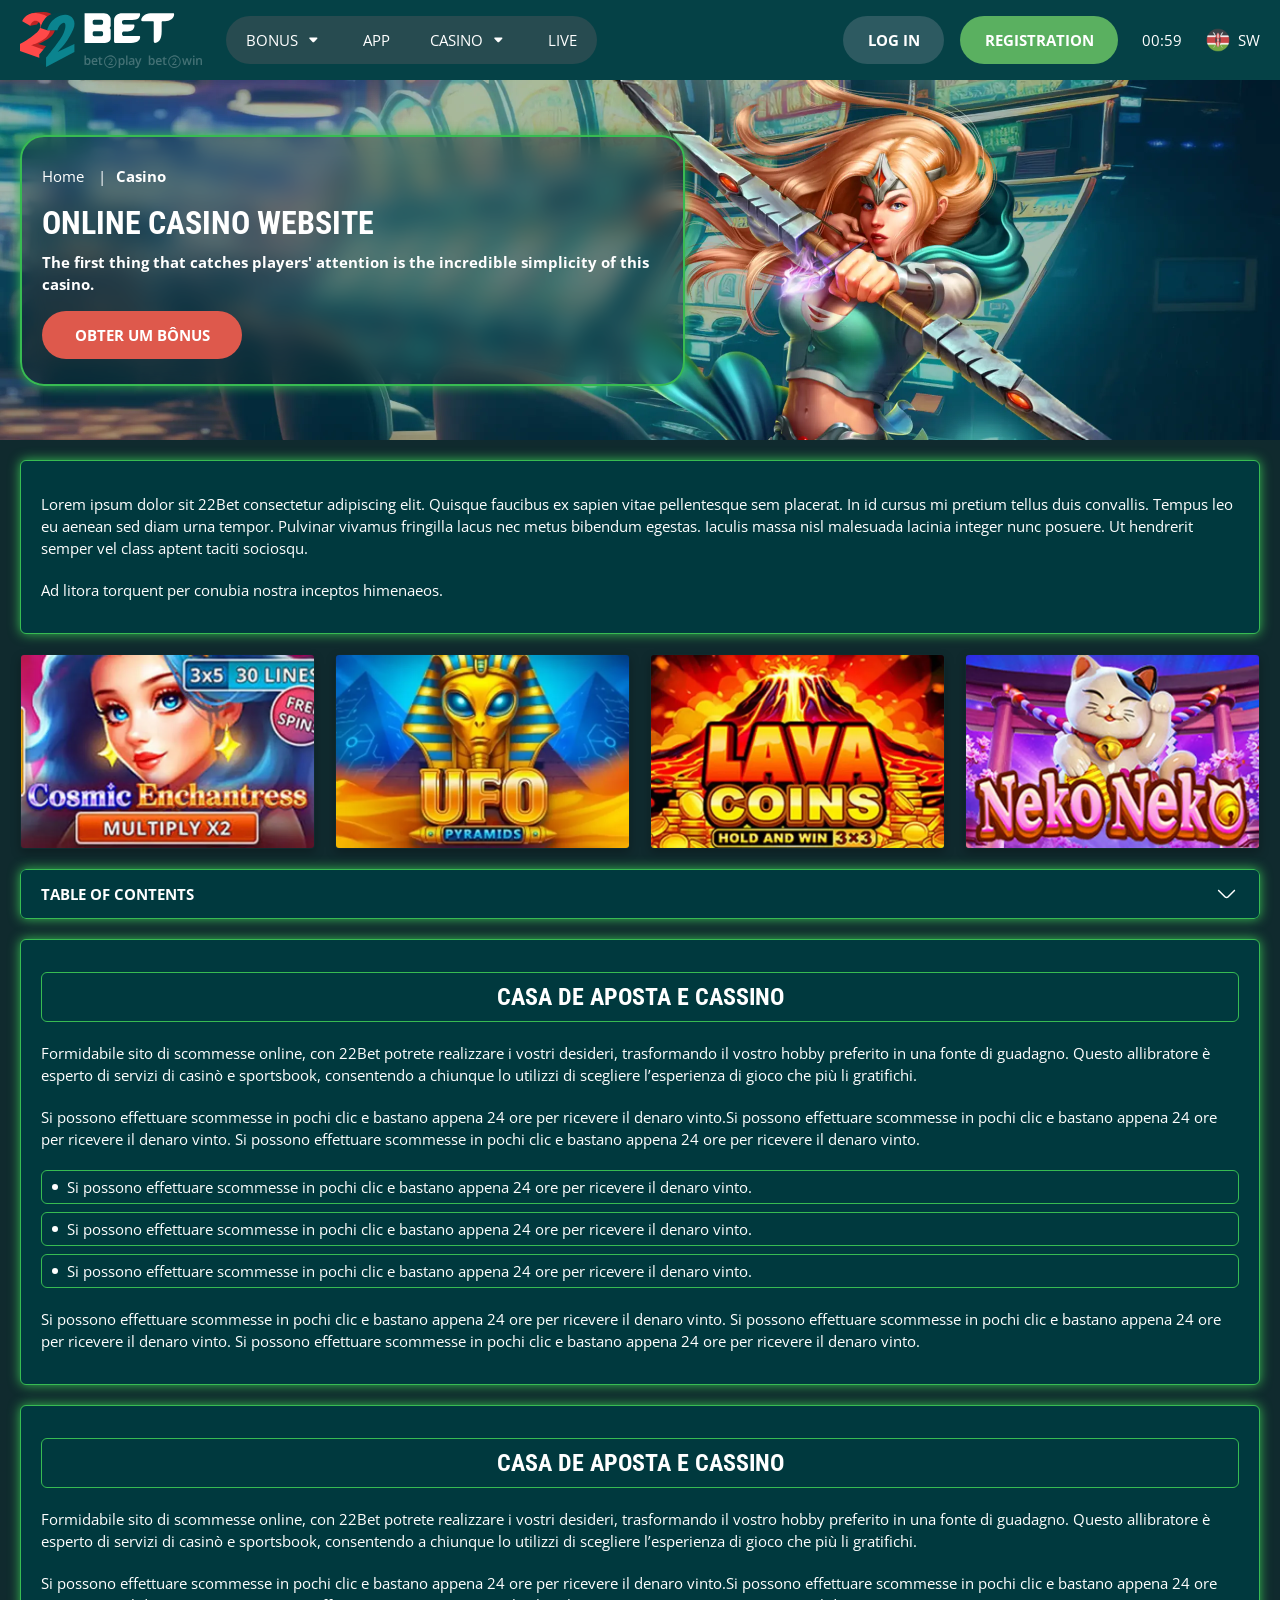
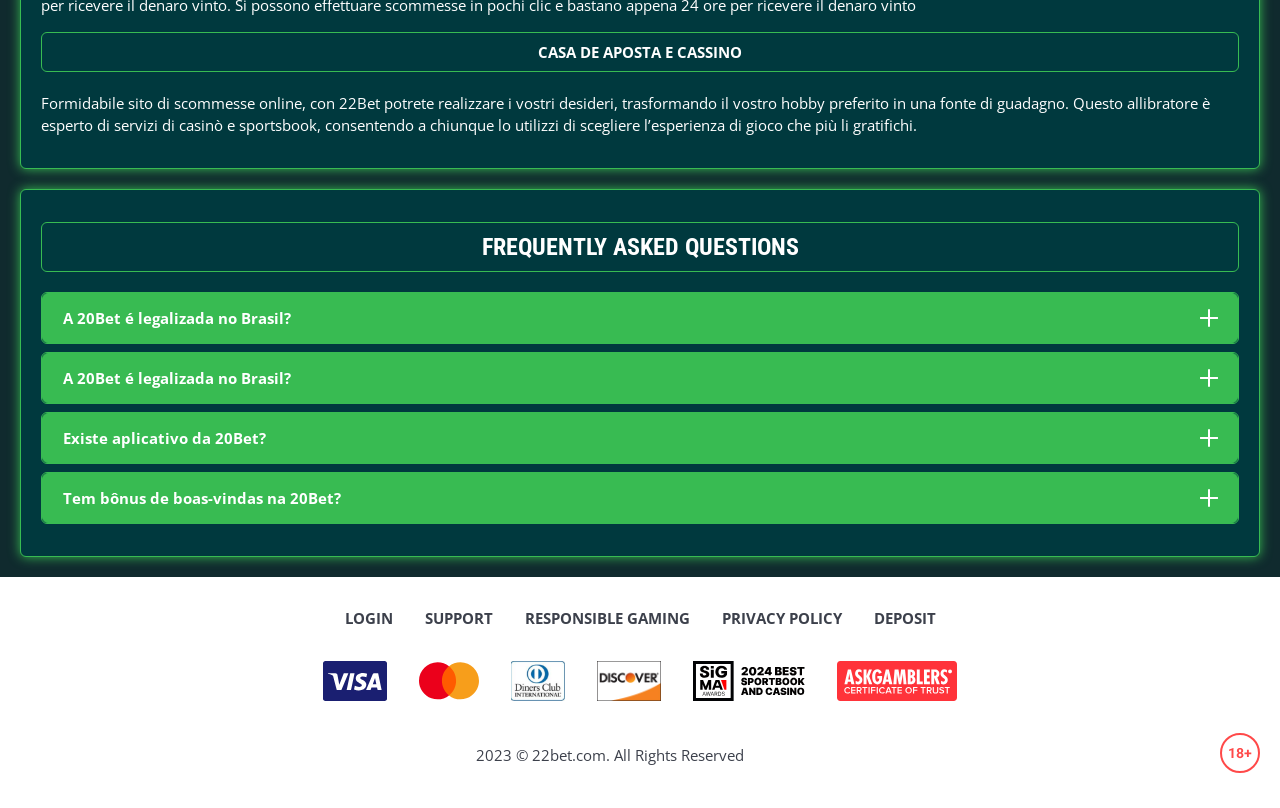
<file: casino.html>
<!DOCTYPE html>
<html lang="sw">
  <head>
    <meta charset="UTF-8" />
   
    <meta name="viewport" content="width=device-width, initial-scale=1.0" />
    <title>22Bet </title>
    <meta name="description" content />
    <meta property="og:site_name" content />
    <meta property="og:title" content />
    <meta property="og:type" content="website" />
    <meta property="og:url" content />
    <meta property="og:image" content />
    <meta property="og:image:alt" content />
    <meta property="og:locale" content="sw" />
    <meta property="og:description" content />
    <link rel="preconnect" href="https://fonts.googleapis.com" />
    <link rel="preconnect" href="https://fonts.gstatic.com" crossorigin="anonymous" />
   <link href="https://fonts.googleapis.com/css2?family=Open+Sans:ital,wght@0,300..800;1,300..800&display=swap" rel="stylesheet">
<link href="https://fonts.googleapis.com/css?family=Roboto+Condensed&display=swap" rel="stylesheet">

   <link rel="stylesheet" href="./css/reset.css" />
    <link rel="stylesheet" href="./css/main.css" />
    <link rel="stylesheet" href="./css/media.css"/>
    <link rel="icon" href="./images/Group.png" type="image/x-icon"/>
    <script
    src="https://code.jquery.com/jquery-3.6.1.min.js"
    integrity="sha256-o88AwQnZB+VDvE9tvIXrMQaPlFFSUTR+nldQm1LuPXQ="
    crossorigin="anonymous"
  ></script>
  </head>
  <body>
    <header class="header">
      <section class="content header__content">
        <a href="./index.html" class="logo header__logo"
          ><img src="./images/logo.svg" alt="logo" title
        /></a>
        <button class="header__btn-menu" >
          <svg width="16px" height="16px" viewBox="0 0 16 16" xmlns="http://www.w3.org/2000/svg">
              <rect y="0" width="16" height="3" rx="1.5"></rect>
              <rect y="6.5" width="16" height="3" rx="1.5"></rect>
              <rect y="13" width="16" height="3" rx="1.5"></rect>
            </svg>
        </button>

          <nav class="menu header__menu">
            <ul class="header__menu-list">
                
              <li class="">
              <div class="header__menu-wrapper">
                <div class="js-button-expander js-button-expander--menu" >
                <a href="./bonus.html" >
                <span>Bonus</span>
              </a>
              </div>
              <div class="header__menu-wrap js-expand-content js-expand-content--menu">
                <ul >
                  <li>
                    <a href="./freeSpins.html">
                    <span>Free Spins</span>
                  </a></li>
                  <li><a href="./promoCode.html">
                    <span>Promo Code</span>
                  </a>
                </li>
                  <li><a href="./welcomeBonus.html">
                    <span>Welcome Bonus</span>
                  </a>
                </li>
                <li><a href="./vip.html">
                    <span>VIP</span>
                  </a>
                </li>
                </ul>
              </div>
              </div>
               <a href="./bonus.html" class="header__menu-item">
                <span>Bonus</span>
              </a>
            </li>
              <li>
                <a href="./app.html">
                 App
                </a>
              </li>
              
              <li class="">
              <div class="header__menu-wrapper">
                <div class="js-button-expander js-button-expander--menu" >
                <a href="./casino.html" >
                <span> Casino</span>
              </a>
              </div>
              <div class="header__menu-wrap js-expand-content js-expand-content--menu">
                <ul >
                  <li>
                    <a href="./slots.html">
                    <span>Slots</span>
                  </a></li>
                 
                </ul>
              </div>
              </div>
               <a href="./bonus.html" class="header__menu-item">
                <span>Casino</span>
              </a>
            </li>
               <li>
                <a href="./live.html">
               Live
                </a>
              </li>
              <li>
                    <a href="./freeSpins.html">
                    <span>Free Spins</span>
                  </a></li>
                  <li><a href="./promoCode.html">
                    <span>Promo Code</span>
                  </a>
                </li>
                  <li><a href="./welcomeBonus.html">
                    <span>Welcome Bonus</span>
                  </a>
                </li>
                <li><a href="./vip.html">
                    <span>VIP</span>
                  </a>
                </li>
             <li>
                    <a href="./slots.html">
                    <span>Slots</span>
                  </a></li>
             
             
            </ul>
            <div class="header__button header__button-menu " >
              <a href="#" class="button  button__login-menu">log in</a>
              <a href="#" class="button button__menu">registration</a>
            </div>
           
          </nav>
            <a href="#" class="button button__login">log in</a>
            <a href="#" class="button button__singup">registration</a>
            <div id="clock" class="header__time">00:00</div>
            <a href="" class="header__flag">
                <span><img src="./images/flag.png" alt="flag" title /></span>
                <span>sw</span>
              </a>
      </section>
    </header>
     <main class="main home main-page">
        <section class=" hero hero__page">
           
            <div class="background background-page">
              <img src="./images/casino/bg-casino.webp" alt="hero" title />
              
            </div>
            <div class="hero__wrapper hero__wrapper-page">
              <div class="hero__data hero__data-bonus">
                <ul
                class="breadcrumbs "
                
              >
                <li
                  
                >
                  <a href="#" >
                    <span >Home</span></a
                  >
                 
                </li>
                <li
                  
                >
                  <a href="#" > <span >Casino</span></a>
                 
                </li>
              </ul>
                <h1 class="title general hero__title">
                  Online Casino Website
                </h1>
                 <p class="hero__text">The first thing that catches players' attention is the incredible simplicity of this casino.</p>
               
                <a href="#" class="button  hero__button ">Obter um Bônus</a>
               
              </div>
             
            </div>
          </section>
      <section class="main__wrap main__wrap-page">
       
       <section class="content__wrapper content__wrapper-page">

         
        
       
          <section class="content article">
            <p>
             Lorem ipsum dolor sit 22Bet consectetur adipiscing elit. Quisque faucibus ex sapien vitae pellentesque sem placerat. In id cursus mi pretium tellus duis convallis. Tempus leo eu aenean sed diam urna tempor. Pulvinar vivamus fringilla lacus nec metus bibendum egestas. Iaculis massa nisl malesuada lacinia integer nunc posuere. Ut hendrerit semper vel class aptent taciti sociosqu.
            </p>
            <p>
             Ad litora torquent per conubia nostra inceptos himenaeos.
            </p>
          </section>
               <section class="content casino">
           
              <ul class="casino__list">
                <li class="casino__item">
                    <div class="casino__wrapper">
                      <img class="casino__img" src="./images/casino/card-casino1.webp" alt="" title>
                    <div class="casino__hover casino__hover-live">
                        
                        <div class="casino-box">
                            
                        <a href="#" class="button  casino__buttons">Play now</a>
                        </div>
                    </div>
                    </div>
                    
                </li>
                <li class="casino__item">
                  <div class="casino__wrapper">
                    <img class="casino__img" src="./images/casino/card-casino2.webp" alt="" title>
                <div class="casino__hover casino__hover-live">
                      
                        <div class="casino-box">
                            
                        <a href="#" class="button  casino__buttons">Play now</a>
                        </div>
                    </div>
                  </div>
                 
              </li>
              <li class="casino__item">
                <div class="casino__wrapper">
                  <img class="casino__img" src="./images/casino/card-casino3.webp" alt="" title>
               <div class="casino__hover casino__hover-live">
                        
                        <div class="casino-box">
                            
                        <a href="#" class="button  casino__buttons">Play now</a>
                        </div>
                    </div>
               
            </li>
             <li class="casino__item">
                <div class="casino__wrapper">
                  <img class="casino__img" src="./images/casino/card-casino4.webp" alt="" title>
               <div class="casino__hover casino__hover-live">
                        
                        <div class="casino-box">
                            
                        <a href="#" class="button  casino__buttons">Play now</a>
                        </div>
                    </div>
               
            </li>
            
           
    
      

              </ul>
         </section>
             
        
        
              <section class="content menu-review__content">
              

            
                <div class="menu__review-desk menu__review-content">Table of Contents</div>
                <ul class="menu__review menu__review-list">
                  <li><a href="#">Casa de Aposta e Cassino</a></li>
                    <li><a href="#">Casa de Aposta e Cassino</a></li>
                      <li><a href="#">Casa de Aposta e Cassino</a></li>
                        <li><a href="#">Casa de Aposta e Cassino</a></li>
                          <li><a href="#">Frequently Asked Questions</a></li>
                 
                </ul>
             
          
          </section>
          
        
          <section class="content article">
            <h2 class="title high article__title">Casa de Aposta e Cassino</h2>
             
            <p>
             Formidabile sito di scommesse online, con 22Bet potrete realizzare i vostri desideri, trasformando il vostro hobby preferito in una fonte di guadagno. Questo allibratore è esperto di servizi di casinò e sportsbook, consentendo a chiunque lo utilizzi di scegliere l’esperienza di gioco che più li gratifichi.
            </p>
            <p>
             Si possono effettuare scommesse in pochi clic e bastano appena 24 ore per ricevere il denaro vinto.Si possono effettuare scommesse in pochi clic e bastano appena 24 ore per ricevere il denaro vinto. Si possono effettuare scommesse in pochi clic e bastano appena 24 ore per ricevere il denaro vinto.
            </p>
           <ul>
              <li>Si possono effettuare scommesse in pochi clic e bastano appena 24 ore per ricevere il denaro vinto.</li>
              <li>Si possono effettuare scommesse in pochi clic e bastano appena 24 ore per ricevere il denaro vinto.</li>
              <li>Si possono effettuare scommesse in pochi clic e bastano appena 24 ore per ricevere il denaro vinto.</li>
            </ul>
            <p>Si possono effettuare scommesse in pochi clic e bastano appena 24 ore per ricevere il denaro vinto. Si possono effettuare scommesse in pochi clic e bastano appena 24 ore per ricevere il denaro vinto. Si possono effettuare scommesse in pochi clic e bastano appena 24 ore per ricevere il denaro vinto.</p>
          </section>
         
         
           <section class="content article">
            <h2 class="title high article__title">Casa de Aposta e Cassino</h2>
            <p>Formidabile sito di scommesse online, con 22Bet potrete realizzare i vostri desideri, trasformando il vostro hobby preferito in una fonte di guadagno. Questo allibratore è esperto di servizi di casinò e sportsbook, consentendo a chiunque lo utilizzi di scegliere l’esperienza di gioco che più li gratifichi.</p>
            <p>Si possono effettuare scommesse in pochi clic e bastano appena 24 ore per ricevere il denaro vinto.Si possono effettuare scommesse in pochi clic e bastano appena 24 ore per ricevere il denaro vinto. Si possono effettuare scommesse in pochi clic e bastano appena 24 ore per ricevere il denaro vinto</p>
            <h3>Casa de Aposta e Cassino</h3>
            <p>Formidabile sito di scommesse online, con 22Bet potrete realizzare i vostri desideri, trasformando il vostro hobby preferito in una fonte di guadagno. Questo allibratore è esperto di servizi di casinò e sportsbook, consentendo a chiunque lo utilizzi di scegliere l’esperienza di gioco che più li gratifichi.</p>
           </section>

          <section class="content faq">
            <h2 class="title high faq__title">Frequently Asked Questions</h2>
            <ul class="faq__list " >
              <li class="faq__item"  >
                <h3 class="title medium faq__subtitle js-button-expander js-button-expander--faq"  >A 20Bet é legalizada no Brasil?
                 </h3>
                <div  class="faq__answer js-expand-content js-expand-content--faq" >
                  <p  >
                    Sim, a casa de apostas tem licença emitida por Curaçao, que é reconhecida no Brasil e a permite atuar por aqui.
                  </p>
                </div>
              </li>
              <li class="faq__item"  >
                <h3 class="title medium faq__subtitle js-button-expander js-button-expander--faq"  >A 20Bet é legalizada no Brasil?</h3>
                <div class="faq__answer js-expand-content js-expand-content--faq" >
                  <p  >
                    Sim, a casa de apostas tem licença emitida por Curaçao, que é reconhecida no Brasil e a permite atuar por aqui.
                  </p>
                </div>
              </li> 
              <li class="faq__item"  >
                <h3 class="title medium faq__subtitle js-button-expander js-button-expander--faq"  >Existe aplicativo da 20Bet?</h3>
                <div class="faq__answer js-expand-content js-expand-content--faq" >
                  <p  >
                   Sim, disponível para sistemas operacionais iOS e Android.
                  </p>
                </div>
              </li> 
              <li class="faq__item"  >
                <h3 class="title medium faq__subtitle js-button-expander js-button-expander--faq"  >Tem bônus de boas-vindas na 20Bet?</h3>
                <div class="faq__answer js-expand-content js-expand-content--faq" >
                  <p  >
                   O pacote especial para novos usuários da 20Bet paga 100% sobre o primeiro depósito, com limite de 600 BRL.
                  </p>
                </div>
              </li> 
             
            </ul>
          </section>
          
        </section> 
      
        <div class=""  onclick="scrollToTop()">
          <button class="main__arrow" id="scrollToTopBtn"></button>
        </div> 
        
      </section>
    </main> 
       <footer class=" footer ">
      <section class="content footer__content">
        <ul class="footer__menu">
         <li><a href="./login.html">Login</a></li>
         <li><a href="./support.html">Support</a></li>
         <li><a href="./responsible.html">Responsible Gaming</a></li>
         <li><a href="./policy.html">Privacy Policy</a></li>
         <li><a href="./deposit.html">Deposit</a></li>
        </ul>
       
          <ul class="footer__cards-list">
           
            <li>
              <a href="#"
                ><img src="./images/visa.svg" alt="cardvisa" title
              /></a>
            </li>
            <li>
              <a href="#"
                ><img
                  src="./images/mastercard.svg"
                  alt="mastercard"
                  title
              /></a>
            </li>
            <li>
                <a href="#"
                  ><img src="./images/diners.svg" alt="diners" title
                /></a>
              </li>
              <li>
                <a href="#"
                  ><img src="./images/discover.svg" alt="discover" title
                /></a>
              </li>
              <li>
                <a href="#"
                  ><img src="./images/sigma.svg" alt="sigma" title
                /></a>
              </li>
              <li>
                <a href="#"
                  ><img src="./images/ask.svg" alt="ask" title
                /></a>
              </li>
            
          </ul>
       
        <div class="footer__wrapp">
          <div class="footer__text">
           
            <p>2023 &copy; 22bet.com. All Rights Reserved
</p>
           
          </div>
          <div class="footer__age">
            <img src="./images/age.svg" alt="age" title />
          </div>
        </div>
      
      </section>
    </footer>
    <script src="./js/arrowUp.js" defer></script>
    <script src="./js/sidebar.js" defer></script>
    <script src="./js/expander.js" defer></script>
    <script src="./js/mobile-menu.js" defer></script>
    <script src="./js/clock.js" defer></script>
  </body>
</html>
</file>
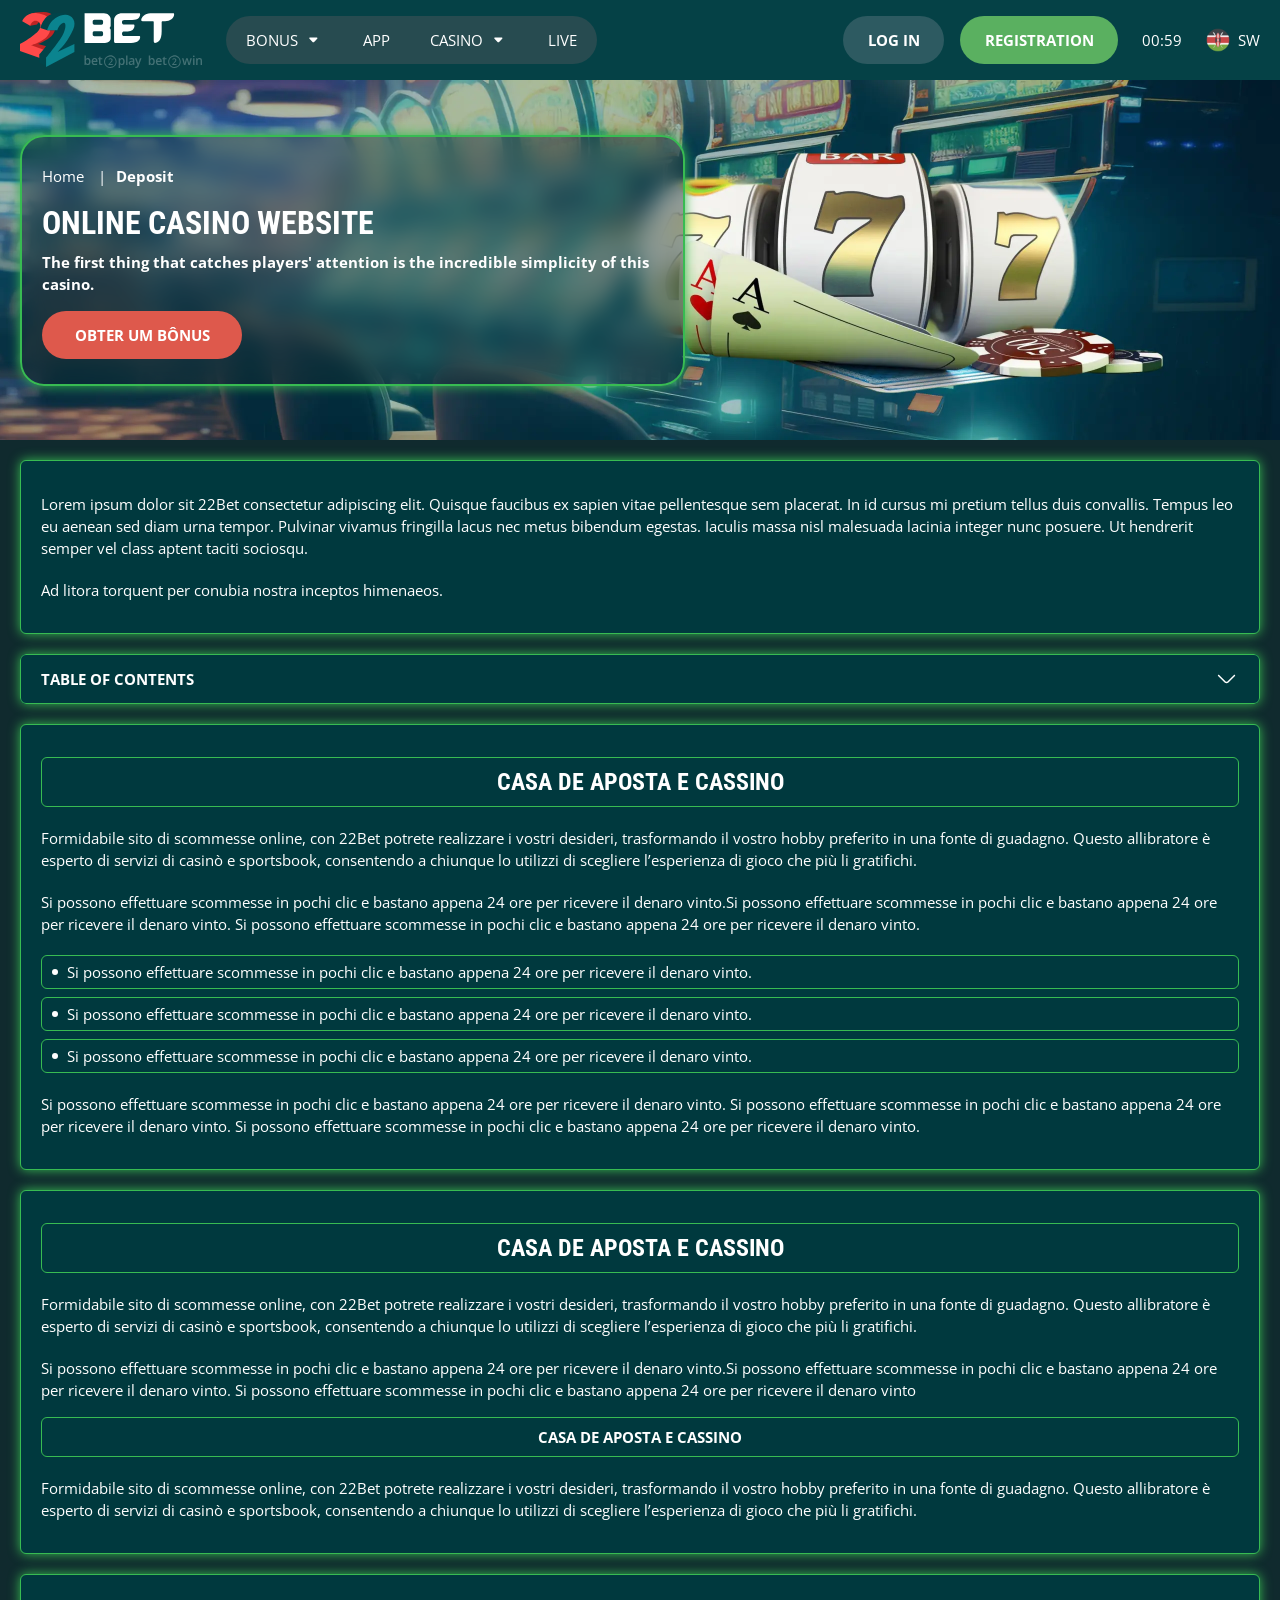
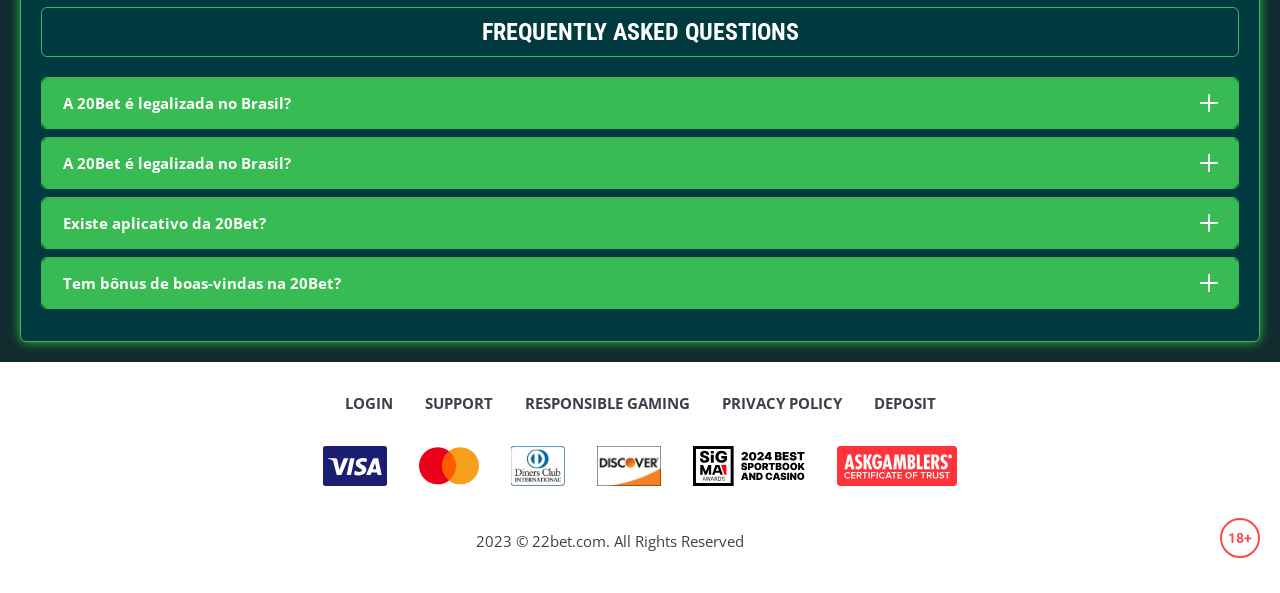
<file: deposit.html>
<!DOCTYPE html>
<html lang="sw">
  <head>
    <meta charset="UTF-8" />
   
    <meta name="viewport" content="width=device-width, initial-scale=1.0" />
    <title>22Bet </title>
    <meta name="description" content />
    <meta property="og:site_name" content />
    <meta property="og:title" content />
    <meta property="og:type" content="website" />
    <meta property="og:url" content />
    <meta property="og:image" content />
    <meta property="og:image:alt" content />
    <meta property="og:locale" content="sw" />
    <meta property="og:description" content />
    <link rel="preconnect" href="https://fonts.googleapis.com" />
    <link rel="preconnect" href="https://fonts.gstatic.com" crossorigin="anonymous" />
   <link href="https://fonts.googleapis.com/css2?family=Open+Sans:ital,wght@0,300..800;1,300..800&display=swap" rel="stylesheet">
<link href="https://fonts.googleapis.com/css?family=Roboto+Condensed&display=swap" rel="stylesheet">

   <link rel="stylesheet" href="./css/reset.css" />
    <link rel="stylesheet" href="./css/main.css" />
    <link rel="stylesheet" href="./css/media.css"/>
    <link rel="icon" href="./images/Group.png" type="image/x-icon"/>
    <script
    src="https://code.jquery.com/jquery-3.6.1.min.js"
    integrity="sha256-o88AwQnZB+VDvE9tvIXrMQaPlFFSUTR+nldQm1LuPXQ="
    crossorigin="anonymous"
  ></script>
  </head>
  <body>
    <header class="header">
      <section class="content header__content">
        <a href="./index.html" class="logo header__logo"
          ><img src="./images/logo.svg" alt="logo" title
        /></a>
        <button class="header__btn-menu" >
          <svg width="16px" height="16px" viewBox="0 0 16 16" xmlns="http://www.w3.org/2000/svg">
              <rect y="0" width="16" height="3" rx="1.5"></rect>
              <rect y="6.5" width="16" height="3" rx="1.5"></rect>
              <rect y="13" width="16" height="3" rx="1.5"></rect>
            </svg>
        </button>

          <nav class="menu header__menu">
            <ul class="header__menu-list">
                
              <li class="">
              <div class="header__menu-wrapper">
                <div class="js-button-expander js-button-expander--menu" >
                <a href="./bonus.html" >
                <span>Bonus</span>
              </a>
              </div>
              <div class="header__menu-wrap js-expand-content js-expand-content--menu">
                <ul >
                  <li>
                    <a href="./freeSpins.html">
                    <span>Free Spins</span>
                  </a></li>
                  <li><a href="./promoCode.html">
                    <span>Promo Code</span>
                  </a>
                </li>
                  <li><a href="./welcomeBonus.html">
                    <span>Welcome Bonus</span>
                  </a>
                </li>
                <li><a href="./vip.html">
                    <span>VIP</span>
                  </a>
                </li>
                </ul>
              </div>
              </div>
               <a href="./bonus.html" class="header__menu-item">
                <span>Bonus</span>
              </a>
            </li>
              <li>
                <a href="./app.html">
                 App
                </a>
              </li>
              
              <li class="">
              <div class="header__menu-wrapper">
                <div class="js-button-expander js-button-expander--menu" >
                <a href="./casino.html" >
                <span> Casino</span>
              </a>
              </div>
              <div class="header__menu-wrap js-expand-content js-expand-content--menu">
                <ul >
                  <li>
                    <a href="./slots.html">
                    <span>Slots</span>
                  </a></li>
                 
                </ul>
              </div>
              </div>
               <a href="./casino.html" class="header__menu-item">
                <span>Casino</span>
              </a>
            </li>
               <li>
                <a href="./live.html">
               Live
                </a>
              </li>
              <li>
                    <a href="./freeSpins.html">
                    <span>Free Spins</span>
                  </a></li>
                  <li><a href="./promoCode.html">
                    <span>Promo Code</span>
                  </a>
                </li>
                  <li><a href="./welcomeBonus.html">
                    <span>Welcome Bonus</span>
                  </a>
                </li>
                <li><a href="./vip.html">
                    <span>VIP</span>
                  </a>
                </li>
             <li>
                    <a href="./slots.html">
                    <span>Slots</span>
                  </a></li>
             
             
            </ul>
            <div class="header__button header__button-menu " >
              <a href="#" class="button  button__login-menu">log in</a>
              <a href="#" class="button button__menu">registration</a>
            </div>
           
          </nav>
            <a href="#" class="button button__login">log in</a>
            <a href="#" class="button button__singup">registration</a>
            <div id="clock" class="header__time">00:00</div>
            <a href="" class="header__flag">
                <span><img src="./images/flag.png" alt="flag" title /></span>
                <span>sw</span>
              </a>
      </section>
    </header>
     <main class="main home main-page">
        <section class=" hero hero__page">
           
            <div class="background ">
              <img src="./images/layout-images/bg-deposit.webp" alt="hero" title />
              
            </div>
            <div class="hero__wrapper hero__wrapper-page">
              <div class="hero__data hero__data-bonus">
                <ul
                class="breadcrumbs "
                
              >
                <li
                  
                >
                  <a href="#" >
                    <span >Home</span></a
                  >
                 
                </li>
                <li
                  
                >
                  <a href="#" > <span >Deposit</span></a>
                 
                </li>
              </ul>
                <h1 class="title general hero__title">
                  Online Casino Website
                </h1>
                 <p class="hero__text">The first thing that catches players' attention is the incredible simplicity of this casino.</p>
               
                <a href="#" class="button  hero__button ">Obter um Bônus</a>
               
              </div>
             
            </div>
          </section>
      <section class="main__wrap main__wrap-page">
       
       <section class="content__wrapper content__wrapper-page">

         
        
       
          <section class="content article">
            <p>
             Lorem ipsum dolor sit 22Bet consectetur adipiscing elit. Quisque faucibus ex sapien vitae pellentesque sem placerat. In id cursus mi pretium tellus duis convallis. Tempus leo eu aenean sed diam urna tempor. Pulvinar vivamus fringilla lacus nec metus bibendum egestas. Iaculis massa nisl malesuada lacinia integer nunc posuere. Ut hendrerit semper vel class aptent taciti sociosqu.
            </p>
            <p>
             Ad litora torquent per conubia nostra inceptos himenaeos.
            </p>
          </section>
         
              <section class="content menu-review__content">
              

            
                <div class="menu__review-desk menu__review-content">Table of Contents</div>
                <ul class="menu__review menu__review-list">
                  <li><a href="#">Casa de Aposta e Cassino</a></li>
                    <li><a href="#">Casa de Aposta e Cassino</a></li>
                      <li><a href="#">Casa de Aposta e Cassino</a></li>
                        <li><a href="#">Casa de Aposta e Cassino</a></li>
                          <li><a href="#">Frequently Asked Questions</a></li>
                 
                </ul>
             
          
          </section>
          
        
          <section class="content article">
            <h2 class="title high article__title">Casa de Aposta e Cassino</h2>
             
            <p>
             Formidabile sito di scommesse online, con 22Bet potrete realizzare i vostri desideri, trasformando il vostro hobby preferito in una fonte di guadagno. Questo allibratore è esperto di servizi di casinò e sportsbook, consentendo a chiunque lo utilizzi di scegliere l’esperienza di gioco che più li gratifichi.
            </p>
            <p>
             Si possono effettuare scommesse in pochi clic e bastano appena 24 ore per ricevere il denaro vinto.Si possono effettuare scommesse in pochi clic e bastano appena 24 ore per ricevere il denaro vinto. Si possono effettuare scommesse in pochi clic e bastano appena 24 ore per ricevere il denaro vinto.
            </p>
           <ul>
              <li>Si possono effettuare scommesse in pochi clic e bastano appena 24 ore per ricevere il denaro vinto.</li>
              <li>Si possono effettuare scommesse in pochi clic e bastano appena 24 ore per ricevere il denaro vinto.</li>
              <li>Si possono effettuare scommesse in pochi clic e bastano appena 24 ore per ricevere il denaro vinto.</li>
            </ul>
            <p>Si possono effettuare scommesse in pochi clic e bastano appena 24 ore per ricevere il denaro vinto. Si possono effettuare scommesse in pochi clic e bastano appena 24 ore per ricevere il denaro vinto. Si possono effettuare scommesse in pochi clic e bastano appena 24 ore per ricevere il denaro vinto.</p>
          </section>
         
         
           <section class="content article">
            <h2 class="title high article__title">Casa de Aposta e Cassino</h2>
            <p>Formidabile sito di scommesse online, con 22Bet potrete realizzare i vostri desideri, trasformando il vostro hobby preferito in una fonte di guadagno. Questo allibratore è esperto di servizi di casinò e sportsbook, consentendo a chiunque lo utilizzi di scegliere l’esperienza di gioco che più li gratifichi.</p>
            <p>Si possono effettuare scommesse in pochi clic e bastano appena 24 ore per ricevere il denaro vinto.Si possono effettuare scommesse in pochi clic e bastano appena 24 ore per ricevere il denaro vinto. Si possono effettuare scommesse in pochi clic e bastano appena 24 ore per ricevere il denaro vinto</p>
            <h3>Casa de Aposta e Cassino</h3>
            <p>Formidabile sito di scommesse online, con 22Bet potrete realizzare i vostri desideri, trasformando il vostro hobby preferito in una fonte di guadagno. Questo allibratore è esperto di servizi di casinò e sportsbook, consentendo a chiunque lo utilizzi di scegliere l’esperienza di gioco che più li gratifichi.</p>
           </section>

          <section class="content faq">
            <h2 class="title high faq__title">Frequently Asked Questions</h2>
            <ul class="faq__list " >
              <li class="faq__item"  >
                <h3 class="title medium faq__subtitle js-button-expander js-button-expander--faq"  >A 20Bet é legalizada no Brasil?
                 </h3>
                <div  class="faq__answer js-expand-content js-expand-content--faq" >
                  <p  >
                    Sim, a casa de apostas tem licença emitida por Curaçao, que é reconhecida no Brasil e a permite atuar por aqui.
                  </p>
                </div>
              </li>
              <li class="faq__item"  >
                <h3 class="title medium faq__subtitle js-button-expander js-button-expander--faq"  >A 20Bet é legalizada no Brasil?</h3>
                <div class="faq__answer js-expand-content js-expand-content--faq" >
                  <p  >
                    Sim, a casa de apostas tem licença emitida por Curaçao, que é reconhecida no Brasil e a permite atuar por aqui.
                  </p>
                </div>
              </li> 
              <li class="faq__item"  >
                <h3 class="title medium faq__subtitle js-button-expander js-button-expander--faq"  >Existe aplicativo da 20Bet?</h3>
                <div class="faq__answer js-expand-content js-expand-content--faq" >
                  <p  >
                   Sim, disponível para sistemas operacionais iOS e Android.
                  </p>
                </div>
              </li> 
              <li class="faq__item"  >
                <h3 class="title medium faq__subtitle js-button-expander js-button-expander--faq"  >Tem bônus de boas-vindas na 20Bet?</h3>
                <div class="faq__answer js-expand-content js-expand-content--faq" >
                  <p  >
                   O pacote especial para novos usuários da 20Bet paga 100% sobre o primeiro depósito, com limite de 600 BRL.
                  </p>
                </div>
              </li> 
             
            </ul>
          </section>
          
        </section> 
      
        <div class=""  onclick="scrollToTop()">
          <button class="main__arrow" id="scrollToTopBtn"></button>
        </div> 
        
      </section>
    </main> 
   <footer class=" footer ">
      <section class="content footer__content">
        <ul class="footer__menu">
         <li><a href="./login.html">Login</a></li>
         <li><a href="./support.html">Support</a></li>
         <li><a href="./responsible.html">Responsible Gaming</a></li>
         <li><a href="./policy.html">Privacy Policy</a></li>
         <li><a href="./deposit.html">Deposit</a></li>
        </ul>
       
          <ul class="footer__cards-list">
           
            <li>
              <a href="#"
                ><img src="./images/visa.svg" alt="cardvisa" title
              /></a>
            </li>
            <li>
              <a href="#"
                ><img
                  src="./images/mastercard.svg"
                  alt="mastercard"
                  title
              /></a>
            </li>
            <li>
                <a href="#"
                  ><img src="./images/diners.svg" alt="diners" title
                /></a>
              </li>
              <li>
                <a href="#"
                  ><img src="./images/discover.svg" alt="discover" title
                /></a>
              </li>
              <li>
                <a href="#"
                  ><img src="./images/sigma.svg" alt="sigma" title
                /></a>
              </li>
              <li>
                <a href="#"
                  ><img src="./images/ask.svg" alt="ask" title
                /></a>
              </li>
            
          </ul>
       
        <div class="footer__wrapp">
          <div class="footer__text">
           
            <p>2023 &copy; 22bet.com. All Rights Reserved
</p>
           
          </div>
          <div class="footer__age">
            <img src="./images/age.svg" alt="age" title />
          </div>
        </div>
      
      </section>
    </footer>
    <script src="./js/arrowUp.js" defer></script>
    <script src="./js/sidebar.js" defer></script>
    <script src="./js/expander.js" defer></script>
    <script src="./js/mobile-menu.js" defer></script>
    <script src="./js/clock.js" defer></script>
  </body>
</html>
</file>
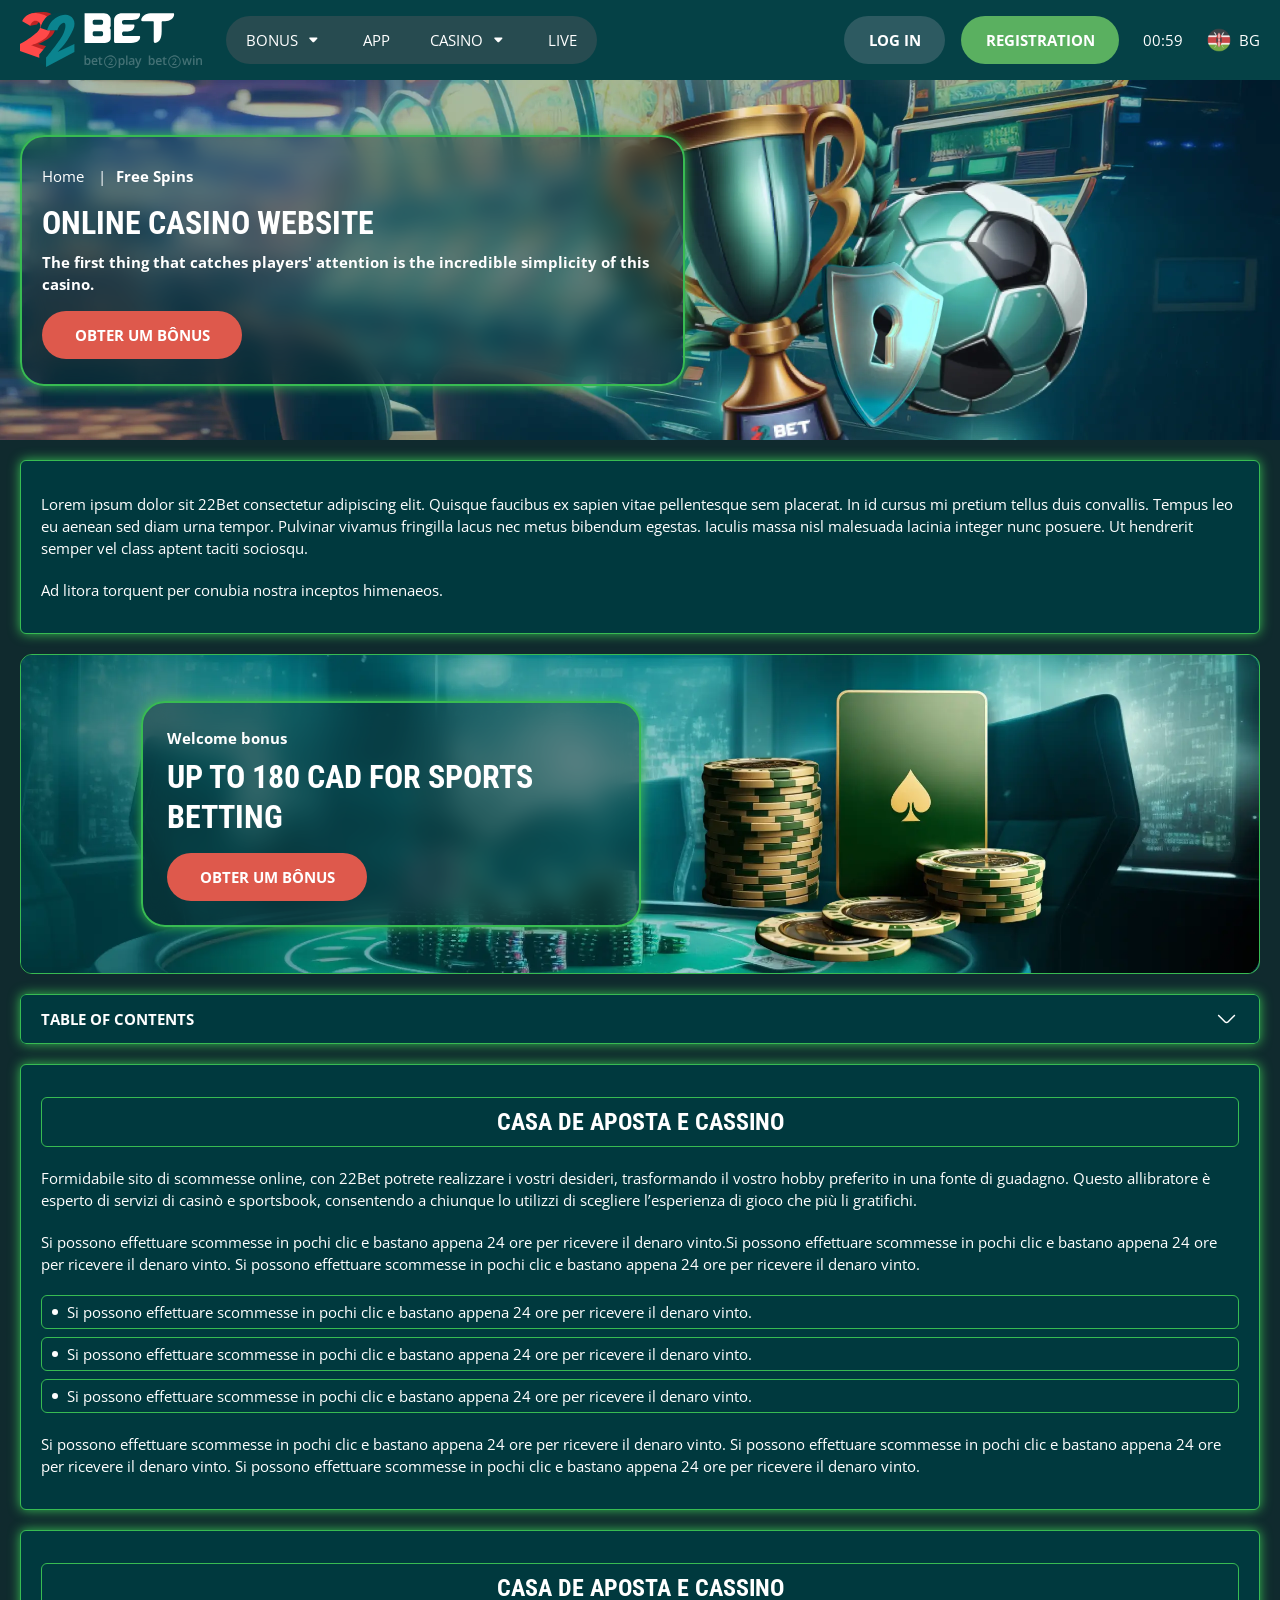
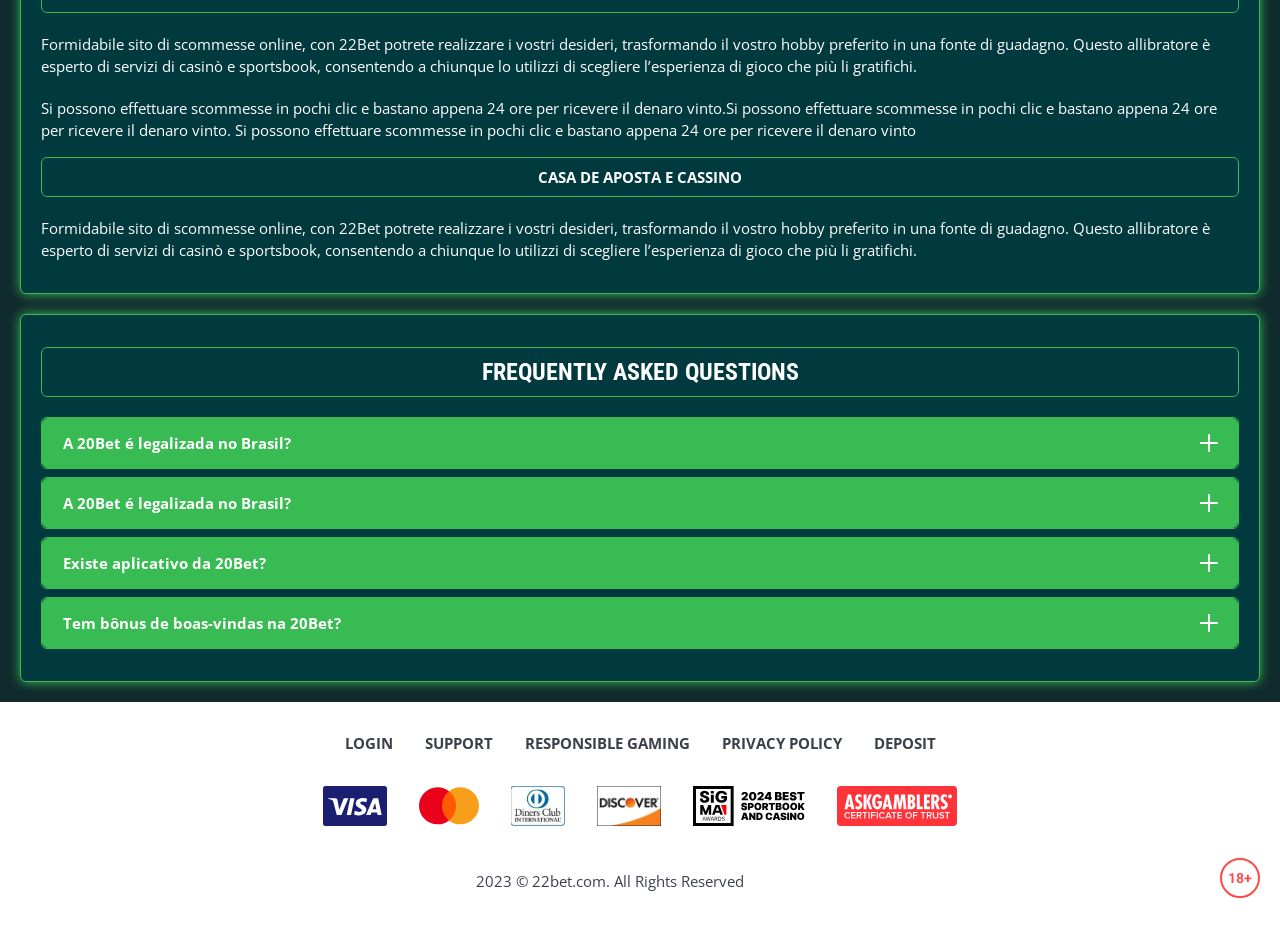
<file: freeSpins.html>
<!DOCTYPE html>
<html lang="sw">
  <head>
    <meta charset="UTF-8" />
   
    <meta name="viewport" content="width=device-width, initial-scale=1.0" />
    <title>22Bet </title>
    <meta name="description" content />
    <meta property="og:site_name" content />
    <meta property="og:title" content />
    <meta property="og:type" content="website" />
    <meta property="og:url" content />
    <meta property="og:image" content />
    <meta property="og:image:alt" content />
    <meta property="og:locale" content="sw" />
    <meta property="og:description" content />
    <link rel="preconnect" href="https://fonts.googleapis.com" />
    <link rel="preconnect" href="https://fonts.gstatic.com" crossorigin="anonymous" />
   <link href="https://fonts.googleapis.com/css2?family=Open+Sans:ital,wght@0,300..800;1,300..800&display=swap" rel="stylesheet">
<link href="https://fonts.googleapis.com/css?family=Roboto+Condensed&display=swap" rel="stylesheet">

   <link rel="stylesheet" href="./css/reset.css" />
    <link rel="stylesheet" href="./css/main.css" />
    <link rel="stylesheet" href="./css/media.css"/>
    <link rel="icon" href="./images/Group.png" type="image/x-icon"/>
    <script
    src="https://code.jquery.com/jquery-3.6.1.min.js"
    integrity="sha256-o88AwQnZB+VDvE9tvIXrMQaPlFFSUTR+nldQm1LuPXQ="
    crossorigin="anonymous"
  ></script>
  </head>
  <body>
    <header class="header">
      <section class="content header__content">
        <a href="./index.html" class="logo header__logo"
          ><img src="./images/logo.svg" alt="logo" title
        /></a>
        <button class="header__btn-menu" >
          <svg width="16px" height="16px" viewBox="0 0 16 16" xmlns="http://www.w3.org/2000/svg">
              <rect y="0" width="16" height="3" rx="1.5"></rect>
              <rect y="6.5" width="16" height="3" rx="1.5"></rect>
              <rect y="13" width="16" height="3" rx="1.5"></rect>
            </svg>
        </button>

          <nav class="menu header__menu">
            <ul class="header__menu-list">
                
              <li class="">
              <div class="header__menu-wrapper">
                <div class="js-button-expander js-button-expander--menu" >
                <a href="./bonus.html" >
                <span>Bonus</span>
              </a>
              </div>
              <div class="header__menu-wrap js-expand-content js-expand-content--menu">
                <ul >
                  <li>
                    <a href="./freeSpins.html">
                    <span>Free Spins</span>
                  </a></li>
                  <li><a href="./promoCode.html">
                    <span>Promo Code</span>
                  </a>
                </li>
                  <li><a href="./welcomeBonus.html">
                    <span>Welcome Bonus</span>
                  </a>
                </li>
                <li><a href="./vip.html">
                    <span>VIP</span>
                  </a>
                </li>
                </ul>
              </div>
              </div>
               <a href="./bonus.html" class="header__menu-item">
                <span>Bonus</span>
              </a>
            </li>
              <li>
                <a href="./app.html">
                 App
                </a>
              </li>
              
              <li class="">
              <div class="header__menu-wrapper">
                <div class="js-button-expander js-button-expander--menu" >
                <a href="./casino.html" >
                <span> Casino</span>
              </a>
              </div>
              <div class="header__menu-wrap js-expand-content js-expand-content--menu">
                <ul >
                  <li>
                    <a href="./slots.html">
                    <span>Slots</span>
                  </a></li>
                 
                </ul>
              </div>
              </div>
               <a href="./casino.html" class="header__menu-item">
                <span>Casino</span>
              </a>
            </li>
               <li>
                <a href="./live.html">
               Live
                </a>
              </li>
              <li>
                    <a href="./freeSpins.html">
                    <span>Free Spins</span>
                  </a></li>
                  <li><a href="./promoCode.html">
                    <span>Promo Code</span>
                  </a>
                </li>
                  <li><a href="./welcomeBonus.html">
                    <span>Welcome Bonus</span>
                  </a>
                </li>
                <li><a href="./vip.html">
                    <span>VIP</span>
                  </a>
                </li>
             <li>
                    <a href="./slots.html">
                    <span>Slots</span>
                  </a></li>
             
             
            </ul>
            <div class="header__button header__button-menu " >
              <a href="#" class="button  button__login-menu">log in</a>
              <a href="#" class="button button__menu">registration</a>
            </div>
           
          </nav>
            <a href="#" class="button button__login">log in</a>
            <a href="#" class="button button__singup">registration</a>
            <div id="clock" class="header__time">00:00</div>
            <a href="" class="header__flag">
                <span><img src="./images/flag.png" alt="flag" title /></span>
                <span>bg</span>
              </a>
      </section>
    </header>
     <main class="main home main-page">
        <section class=" hero hero__page">
           
            <div class="background background-page">
              <img src="./images/layout-images/bg-freeSpin.webp" alt="hero" title />
              
            </div>
            <div class="hero__wrapper hero__wrapper-page">
              <div class="hero__data hero__data-bonus">
                <ul
                class="breadcrumbs "
                
              >
                <li
                  
                >
                  <a href="#" >
                    <span >Home</span></a
                  >
                 
                </li>
                <li
                  
                >
                  <a href="#" > <span >Free Spins</span></a>
                 
                </li>
              </ul>
                <h1 class="title general hero__title">
                  Online Casino Website
                </h1>
                 <p class="hero__text">The first thing that catches players' attention is the incredible simplicity of this casino.</p>
               
                <a href="#" class="button  hero__button ">Obter um Bônus</a>
               
              </div>
             
            </div>
          </section>
      <section class="main__wrap main__wrap-page">
       
       <section class="content__wrapper content__wrapper-page">

         
        
       
          <section class="content article">
            <p>
             Lorem ipsum dolor sit 22Bet consectetur adipiscing elit. Quisque faucibus ex sapien vitae pellentesque sem placerat. In id cursus mi pretium tellus duis convallis. Tempus leo eu aenean sed diam urna tempor. Pulvinar vivamus fringilla lacus nec metus bibendum egestas. Iaculis massa nisl malesuada lacinia integer nunc posuere. Ut hendrerit semper vel class aptent taciti sociosqu.
            </p>
            <p>
             Ad litora torquent per conubia nostra inceptos himenaeos.
            </p>
          </section>
         
             
             <section class="content banner">
            <div class="background banner__background">
              
              <img src="./images/layout-images/banner-freeSpin.webp" alt="banner" title />
              
            </div>
            <div class="banner__info">
              <p class="banner__subtitle">Welcome bonus</p>
              <h2 class="title high banner__title-main">
                  
               up to 180 CAD
for sports betting
              </h2>
            
              <a href="#" class="button banner__button">Obter um Bônus</a>
            </div>
          </section>
        
              <section class="content menu-review__content">
              

            
                <div class="menu__review-desk menu__review-content">Table of Contents</div>
                <ul class="menu__review menu__review-list">
                  <li><a href="#">Casa de Aposta e Cassino</a></li>
                    <li><a href="#">Casa de Aposta e Cassino</a></li>
                      <li><a href="#">Casa de Aposta e Cassino</a></li>
                        <li><a href="#">Casa de Aposta e Cassino</a></li>
                          <li><a href="#">Frequently Asked Questions</a></li>
                 
                </ul>
             
          
          </section>
          
        
          <section class="content article">
            <h2 class="title high article__title">Casa de Aposta e Cassino</h2>
             
            <p>
             Formidabile sito di scommesse online, con 22Bet potrete realizzare i vostri desideri, trasformando il vostro hobby preferito in una fonte di guadagno. Questo allibratore è esperto di servizi di casinò e sportsbook, consentendo a chiunque lo utilizzi di scegliere l’esperienza di gioco che più li gratifichi.
            </p>
            <p>
             Si possono effettuare scommesse in pochi clic e bastano appena 24 ore per ricevere il denaro vinto.Si possono effettuare scommesse in pochi clic e bastano appena 24 ore per ricevere il denaro vinto. Si possono effettuare scommesse in pochi clic e bastano appena 24 ore per ricevere il denaro vinto.
            </p>
           <ul>
              <li>Si possono effettuare scommesse in pochi clic e bastano appena 24 ore per ricevere il denaro vinto.</li>
              <li>Si possono effettuare scommesse in pochi clic e bastano appena 24 ore per ricevere il denaro vinto.</li>
              <li>Si possono effettuare scommesse in pochi clic e bastano appena 24 ore per ricevere il denaro vinto.</li>
            </ul>
            <p>Si possono effettuare scommesse in pochi clic e bastano appena 24 ore per ricevere il denaro vinto. Si possono effettuare scommesse in pochi clic e bastano appena 24 ore per ricevere il denaro vinto. Si possono effettuare scommesse in pochi clic e bastano appena 24 ore per ricevere il denaro vinto.</p>
          </section>
         
         
           <section class="content article">
            <h2 class="title high article__title">Casa de Aposta e Cassino</h2>
            <p>Formidabile sito di scommesse online, con 22Bet potrete realizzare i vostri desideri, trasformando il vostro hobby preferito in una fonte di guadagno. Questo allibratore è esperto di servizi di casinò e sportsbook, consentendo a chiunque lo utilizzi di scegliere l’esperienza di gioco che più li gratifichi.</p>
            <p>Si possono effettuare scommesse in pochi clic e bastano appena 24 ore per ricevere il denaro vinto.Si possono effettuare scommesse in pochi clic e bastano appena 24 ore per ricevere il denaro vinto. Si possono effettuare scommesse in pochi clic e bastano appena 24 ore per ricevere il denaro vinto</p>
            <h3>Casa de Aposta e Cassino</h3>
            <p>Formidabile sito di scommesse online, con 22Bet potrete realizzare i vostri desideri, trasformando il vostro hobby preferito in una fonte di guadagno. Questo allibratore è esperto di servizi di casinò e sportsbook, consentendo a chiunque lo utilizzi di scegliere l’esperienza di gioco che più li gratifichi.</p>
           </section>

          <section class="content faq">
            <h2 class="title high faq__title">Frequently Asked Questions</h2>
            <ul class="faq__list " >
              <li class="faq__item"  >
                <h3 class="title medium faq__subtitle js-button-expander js-button-expander--faq"  >A 20Bet é legalizada no Brasil?
                 </h3>
                <div  class="faq__answer js-expand-content js-expand-content--faq" >
                  <p  >
                    Sim, a casa de apostas tem licença emitida por Curaçao, que é reconhecida no Brasil e a permite atuar por aqui.
                  </p>
                </div>
              </li>
              <li class="faq__item"  >
                <h3 class="title medium faq__subtitle js-button-expander js-button-expander--faq"  >A 20Bet é legalizada no Brasil?</h3>
                <div class="faq__answer js-expand-content js-expand-content--faq" >
                  <p  >
                    Sim, a casa de apostas tem licença emitida por Curaçao, que é reconhecida no Brasil e a permite atuar por aqui.
                  </p>
                </div>
              </li> 
              <li class="faq__item"  >
                <h3 class="title medium faq__subtitle js-button-expander js-button-expander--faq"  >Existe aplicativo da 20Bet?</h3>
                <div class="faq__answer js-expand-content js-expand-content--faq" >
                  <p  >
                   Sim, disponível para sistemas operacionais iOS e Android.
                  </p>
                </div>
              </li> 
              <li class="faq__item"  >
                <h3 class="title medium faq__subtitle js-button-expander js-button-expander--faq"  >Tem bônus de boas-vindas na 20Bet?</h3>
                <div class="faq__answer js-expand-content js-expand-content--faq" >
                  <p  >
                   O pacote especial para novos usuários da 20Bet paga 100% sobre o primeiro depósito, com limite de 600 BRL.
                  </p>
                </div>
              </li> 
             
            </ul>
          </section>
          
        </section> 
      
        <div class=""  onclick="scrollToTop()">
          <button class="main__arrow" id="scrollToTopBtn"></button>
        </div> 
        
      </section>
    </main> 
    <footer class=" footer ">
      <section class="content footer__content">
        <ul class="footer__menu">
         <li><a href="./login.html">Login</a></li>
         <li><a href="./support.html">Support</a></li>
         <li><a href="./responsible.html">Responsible Gaming</a></li>
         <li><a href="./policy.html">Privacy Policy</a></li>
         <li><a href="./deposit.html">Deposit</a></li>
        </ul>
       
          <ul class="footer__cards-list">
           
            <li>
              <a href="#"
                ><img src="./images/visa.svg" alt="cardvisa" title
              /></a>
            </li>
            <li>
              <a href="#"
                ><img
                  src="./images/mastercard.svg"
                  alt="mastercard"
                  title
              /></a>
            </li>
            <li>
                <a href="#"
                  ><img src="./images/diners.svg" alt="diners" title
                /></a>
              </li>
              <li>
                <a href="#"
                  ><img src="./images/discover.svg" alt="discover" title
                /></a>
              </li>
              <li>
                <a href="#"
                  ><img src="./images/sigma.svg" alt="sigma" title
                /></a>
              </li>
              <li>
                <a href="#"
                  ><img src="./images/ask.svg" alt="ask" title
                /></a>
              </li>
            
          </ul>
       
        <div class="footer__wrapp">
          <div class="footer__text">
           
            <p>2023 &copy; 22bet.com. All Rights Reserved
</p>
           
          </div>
          <div class="footer__age">
            <img src="./images/age.svg" alt="age" title />
          </div>
        </div>
      
      </section>
    </footer>
    <script src="./js/arrowUp.js" defer></script>
    <script src="./js/sidebar.js" defer></script>
    <script src="./js/expander.js" defer></script>
    <script src="./js/mobile-menu.js" defer></script>
    <script src="./js/clock.js" defer></script>
  </body>
</html>
</file>
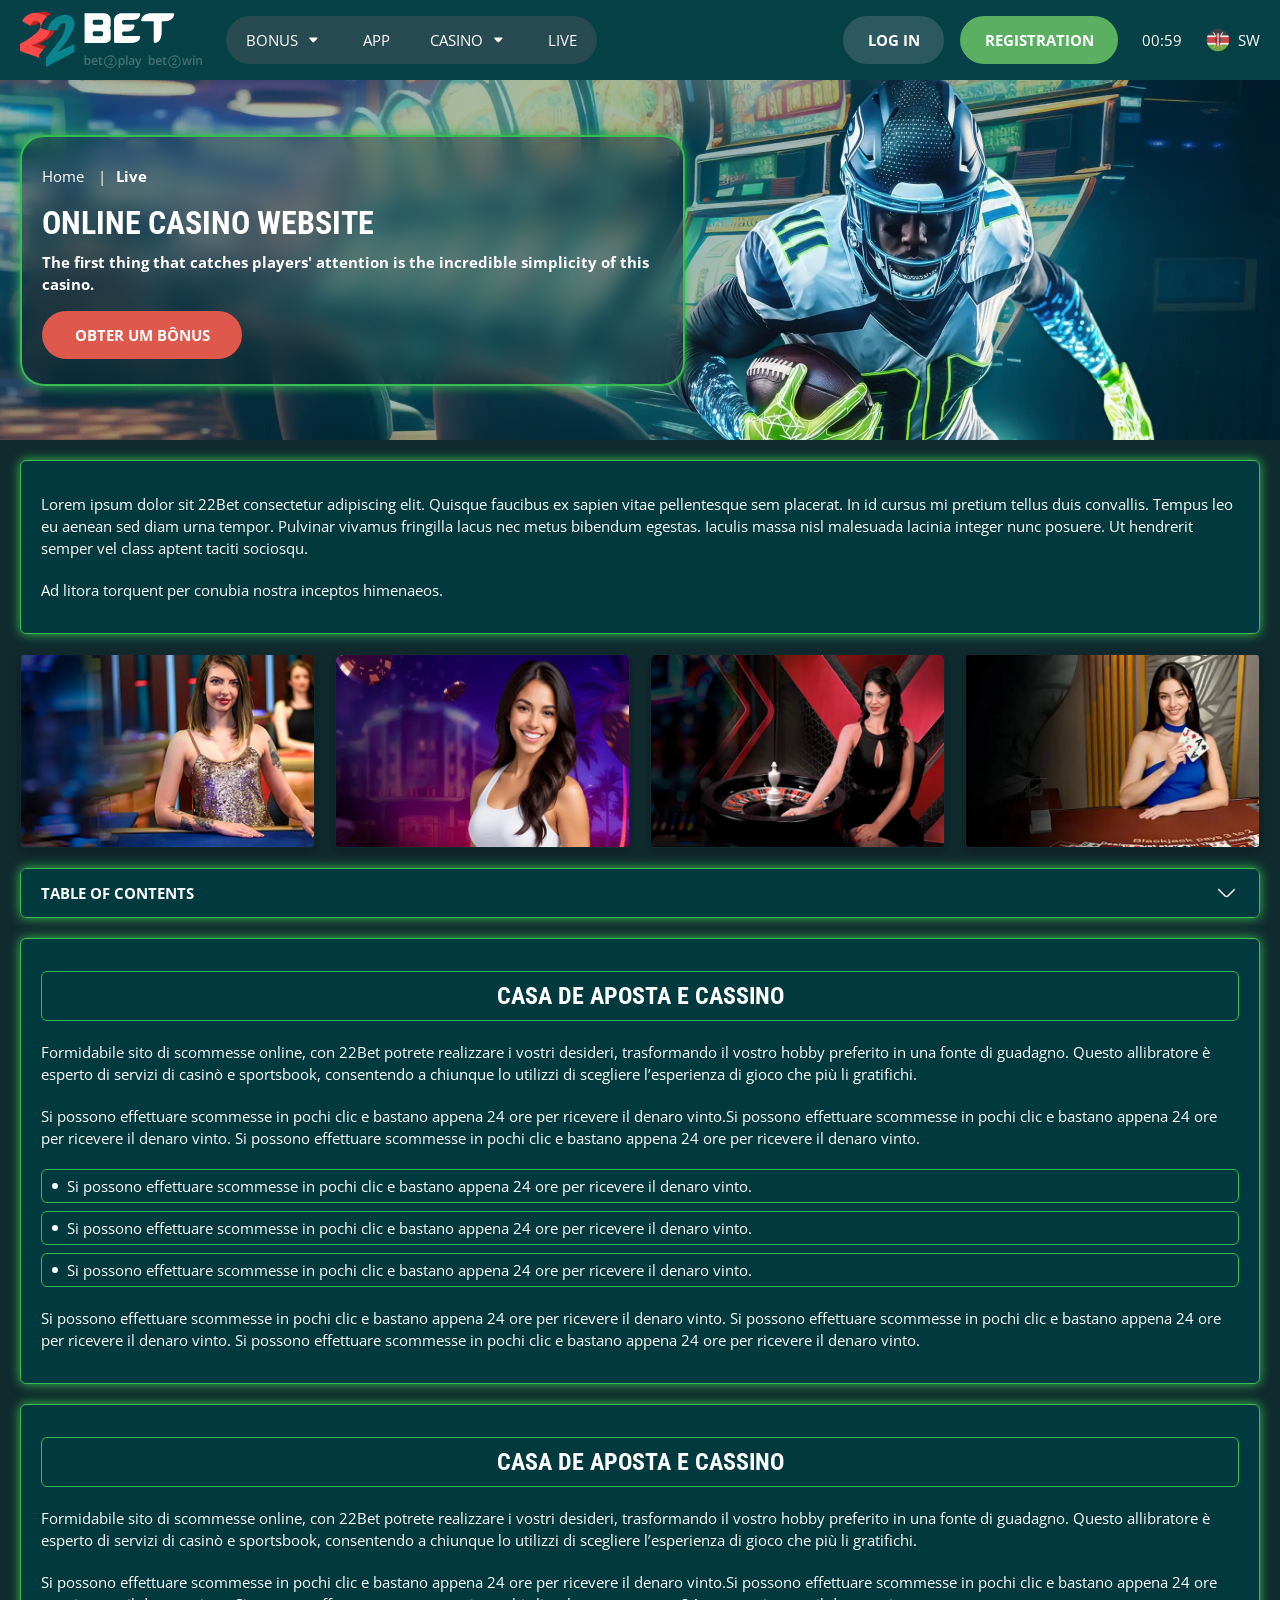
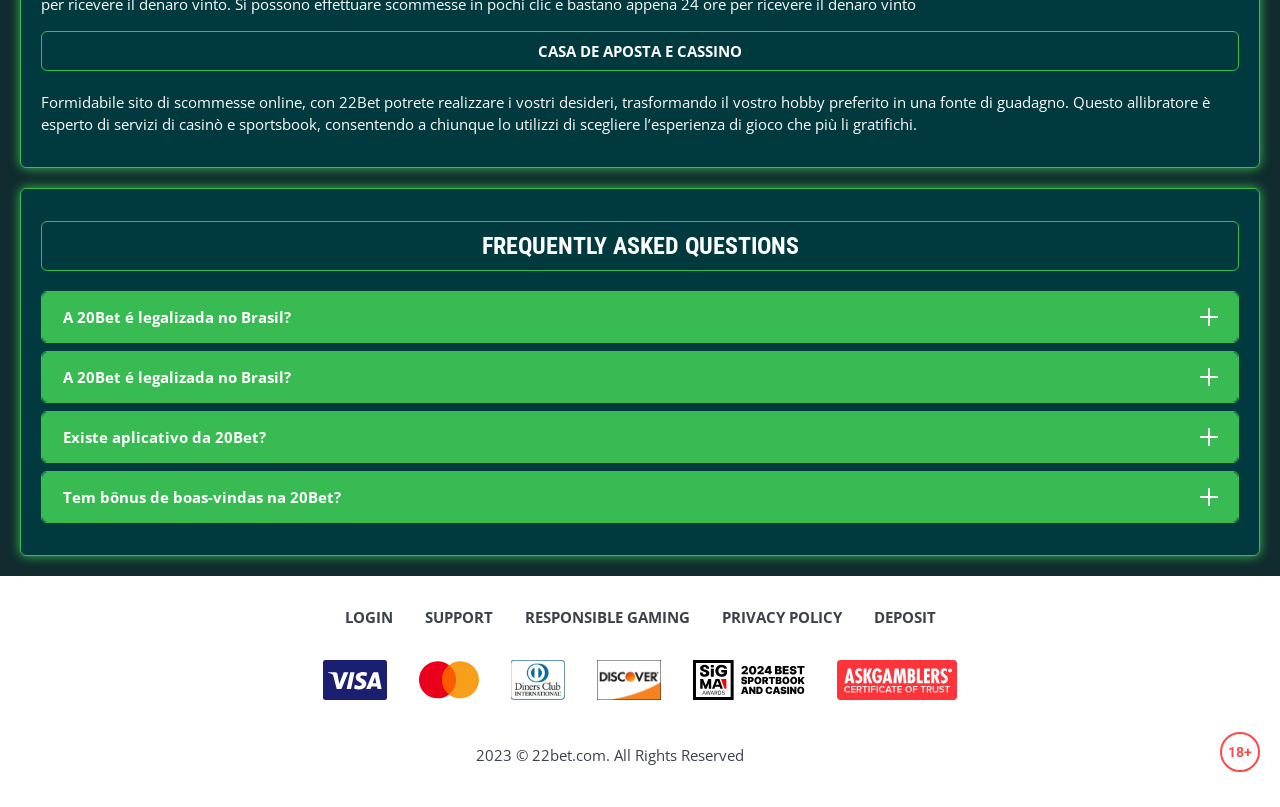
<file: live.html>
<!DOCTYPE html>
<html lang="sw">
  <head>
    <meta charset="UTF-8" />
   
    <meta name="viewport" content="width=device-width, initial-scale=1.0" />
    <title>22Bet </title>
    <meta name="description" content />
    <meta property="og:site_name" content />
    <meta property="og:title" content />
    <meta property="og:type" content="website" />
    <meta property="og:url" content />
    <meta property="og:image" content />
    <meta property="og:image:alt" content />
    <meta property="og:locale" content="sw" />
    <meta property="og:description" content />
    <link rel="preconnect" href="https://fonts.googleapis.com" />
    <link rel="preconnect" href="https://fonts.gstatic.com" crossorigin="anonymous" />
   <link href="https://fonts.googleapis.com/css2?family=Open+Sans:ital,wght@0,300..800;1,300..800&display=swap" rel="stylesheet">
<link href="https://fonts.googleapis.com/css?family=Roboto+Condensed&display=swap" rel="stylesheet">

   <link rel="stylesheet" href="./css/reset.css" />
    <link rel="stylesheet" href="./css/main.css" />
    <link rel="stylesheet" href="./css/media.css"/>
    <link rel="icon" href="./images/Group.png" type="image/x-icon"/>
    <script
    src="https://code.jquery.com/jquery-3.6.1.min.js"
    integrity="sha256-o88AwQnZB+VDvE9tvIXrMQaPlFFSUTR+nldQm1LuPXQ="
    crossorigin="anonymous"
  ></script>
  </head>
  <body>
    <header class="header">
      <section class="content header__content">
        <a href="./index.html" class="logo header__logo"
          ><img src="./images/logo.svg" alt="logo" title
        /></a>
        <button class="header__btn-menu" >
          <svg width="16px" height="16px" viewBox="0 0 16 16" xmlns="http://www.w3.org/2000/svg">
              <rect y="0" width="16" height="3" rx="1.5"></rect>
              <rect y="6.5" width="16" height="3" rx="1.5"></rect>
              <rect y="13" width="16" height="3" rx="1.5"></rect>
            </svg>
        </button>

          <nav class="menu header__menu">
            <ul class="header__menu-list">
                
              <li class="">
              <div class="header__menu-wrapper">
                <div class="js-button-expander js-button-expander--menu" >
                <a href="./bonus.html" >
                <span>Bonus</span>
              </a>
              </div>
              <div class="header__menu-wrap js-expand-content js-expand-content--menu">
                <ul >
                  <li>
                    <a href="./freeSpins.html">
                    <span>Free Spins</span>
                  </a></li>
                  <li><a href="./promoCode.html">
                    <span>Promo Code</span>
                  </a>
                </li>
                  <li><a href="./welcomeBonus.html">
                    <span>Welcome Bonus</span>
                  </a>
                </li>
                <li><a href="./vip.html">
                    <span>VIP</span>
                  </a>
                </li>
                </ul>
              </div>
              </div>
               <a href="./bonus.html" class="header__menu-item">
                <span>Bonus</span>
              </a>
            </li>
              <li>
                <a href="./app.html">
                 App
                </a>
              </li>
              
              <li class="">
              <div class="header__menu-wrapper">
                <div class="js-button-expander js-button-expander--menu" >
                <a href="./casino.html" >
                <span> Casino</span>
              </a>
              </div>
              <div class="header__menu-wrap js-expand-content js-expand-content--menu">
                <ul >
                  <li>
                    <a href="./slots.html">
                    <span>Slots</span>
                  </a></li>
                 
                </ul>
              </div>
              </div>
               <a href="./casino.html" class="header__menu-item">
                <span>Casino</span>
              </a>
            </li>
               <li>
                <a href="./live.html">
               Live
                </a>
              </li>
              <li>
                    <a href="./freeSpins.html">
                    <span>Free Spins</span>
                  </a></li>
                  <li><a href="./promoCode.html">
                    <span>Promo Code</span>
                  </a>
                </li>
                  <li><a href="./welcomeBonus.html">
                    <span>Welcome Bonus</span>
                  </a>
                </li>
                <li><a href="./vip.html">
                    <span>VIP</span>
                  </a>
                </li>
             <li>
                    <a href="./slots.html">
                    <span>Slots</span>
                  </a></li>
             
             
            </ul>
            <div class="header__button header__button-menu " >
              <a href="#" class="button  button__login-menu">log in</a>
              <a href="#" class="button button__menu">registration</a>
            </div>
           
          </nav>
            <a href="#" class="button button__login">log in</a>
            <a href="#" class="button button__singup">registration</a>
            <div id="clock" class="header__time">00:00</div>
            <a href="" class="header__flag">
                <span><img src="./images/flag.png" alt="flag" title /></span>
                <span>sw</span>
              </a>
      </section>
    </header>
     <main class="main home main-page">
        <section class=" hero hero__page">
           
            <div class="background background-page">
              <img src="./images/live/bg-live.webp" alt="hero" title />
              
            </div>
            <div class="hero__wrapper hero__wrapper-page">
              <div class="hero__data hero__data-bonus">
                <ul
                class="breadcrumbs "
                
              >
                <li
                  
                >
                  <a href="#" >
                    <span >Home</span></a
                  >
                 
                </li>
                <li
                  
                >
                  <a href="#" > <span >Live</span></a>
                 
                </li>
              </ul>
                <h1 class="title general hero__title">
                  Online Casino Website
                </h1>
                 <p class="hero__text">The first thing that catches players' attention is the incredible simplicity of this casino.</p>
               
                <a href="#" class="button  hero__button ">Obter um Bônus</a>
               
              </div>
             
            </div>
          </section>
      <section class="main__wrap main__wrap-page">
       
       <section class="content__wrapper content__wrapper-page">

         
        
       
          <section class="content article">
            <p>
             Lorem ipsum dolor sit 22Bet consectetur adipiscing elit. Quisque faucibus ex sapien vitae pellentesque sem placerat. In id cursus mi pretium tellus duis convallis. Tempus leo eu aenean sed diam urna tempor. Pulvinar vivamus fringilla lacus nec metus bibendum egestas. Iaculis massa nisl malesuada lacinia integer nunc posuere. Ut hendrerit semper vel class aptent taciti sociosqu.
            </p>
            <p>
             Ad litora torquent per conubia nostra inceptos himenaeos.
            </p>
          </section>
               <section class="content casino">
           
              <ul class="casino__list">
                <li class="casino__item">
                    <div class="casino__wrapper">
                      <img class="casino__img" src="./images/live/card-live1.webp" alt="" title>
                    <div class="casino__hover casino__hover-live">
                        
                        <div class="casino-box">
                            
                        <a href="#" class="button  casino__buttons">Play now</a>
                        </div>
                    </div>
                    </div>
                    
                </li>
                <li class="casino__item">
                  <div class="casino__wrapper">
                    <img class="casino__img" src="./images/live/card-live2.webp" alt="" title>
                <div class="casino__hover casino__hover-live">
                      
                        <div class="casino-box">
                            
                        <a href="#" class="button  casino__buttons">Play now</a>
                        </div>
                    </div>
                  </div>
                 
              </li>
              <li class="casino__item">
                <div class="casino__wrapper">
                  <img class="casino__img" src="./images/live/card-live3.webp" alt="" title>
               <div class="casino__hover casino__hover-live">
                        
                        <div class="casino-box">
                            
                        <a href="#" class="button  casino__buttons">Play now</a>
                        </div>
                    </div>
               
            </li>
             <li class="casino__item">
                <div class="casino__wrapper">
                  <img class="casino__img" src="./images/live/card-live4.webp" alt="" title>
               <div class="casino__hover casino__hover-live">
                        
                        <div class="casino-box">
                            
                        <a href="#" class="button  casino__buttons">Play now</a>
                        </div>
                    </div>
               
            </li>
           
           
    
      

              </ul>
         </section>
             
        
        
              <section class="content menu-review__content">
              

            
                <div class="menu__review-desk menu__review-content">Table of Contents</div>
                <ul class="menu__review menu__review-list">
                  <li><a href="#">Casa de Aposta e Cassino</a></li>
                    <li><a href="#">Casa de Aposta e Cassino</a></li>
                      <li><a href="#">Casa de Aposta e Cassino</a></li>
                        <li><a href="#">Casa de Aposta e Cassino</a></li>
                          <li><a href="#">Frequently Asked Questions</a></li>
                 
                </ul>
             
          
          </section>
          
        
          <section class="content article">
            <h2 class="title high article__title">Casa de Aposta e Cassino</h2>
             
            <p>
             Formidabile sito di scommesse online, con 22Bet potrete realizzare i vostri desideri, trasformando il vostro hobby preferito in una fonte di guadagno. Questo allibratore è esperto di servizi di casinò e sportsbook, consentendo a chiunque lo utilizzi di scegliere l’esperienza di gioco che più li gratifichi.
            </p>
            <p>
             Si possono effettuare scommesse in pochi clic e bastano appena 24 ore per ricevere il denaro vinto.Si possono effettuare scommesse in pochi clic e bastano appena 24 ore per ricevere il denaro vinto. Si possono effettuare scommesse in pochi clic e bastano appena 24 ore per ricevere il denaro vinto.
            </p>
           <ul>
              <li>Si possono effettuare scommesse in pochi clic e bastano appena 24 ore per ricevere il denaro vinto.</li>
              <li>Si possono effettuare scommesse in pochi clic e bastano appena 24 ore per ricevere il denaro vinto.</li>
              <li>Si possono effettuare scommesse in pochi clic e bastano appena 24 ore per ricevere il denaro vinto.</li>
            </ul>
            <p>Si possono effettuare scommesse in pochi clic e bastano appena 24 ore per ricevere il denaro vinto. Si possono effettuare scommesse in pochi clic e bastano appena 24 ore per ricevere il denaro vinto. Si possono effettuare scommesse in pochi clic e bastano appena 24 ore per ricevere il denaro vinto.</p>
          </section>
         
         
           <section class="content article">
            <h2 class="title high article__title">Casa de Aposta e Cassino</h2>
            <p>Formidabile sito di scommesse online, con 22Bet potrete realizzare i vostri desideri, trasformando il vostro hobby preferito in una fonte di guadagno. Questo allibratore è esperto di servizi di casinò e sportsbook, consentendo a chiunque lo utilizzi di scegliere l’esperienza di gioco che più li gratifichi.</p>
            <p>Si possono effettuare scommesse in pochi clic e bastano appena 24 ore per ricevere il denaro vinto.Si possono effettuare scommesse in pochi clic e bastano appena 24 ore per ricevere il denaro vinto. Si possono effettuare scommesse in pochi clic e bastano appena 24 ore per ricevere il denaro vinto</p>
            <h3>Casa de Aposta e Cassino</h3>
            <p>Formidabile sito di scommesse online, con 22Bet potrete realizzare i vostri desideri, trasformando il vostro hobby preferito in una fonte di guadagno. Questo allibratore è esperto di servizi di casinò e sportsbook, consentendo a chiunque lo utilizzi di scegliere l’esperienza di gioco che più li gratifichi.</p>
           </section>

          <section class="content faq">
            <h2 class="title high faq__title">Frequently Asked Questions</h2>
            <ul class="faq__list " >
              <li class="faq__item"  >
                <h3 class="title medium faq__subtitle js-button-expander js-button-expander--faq"  >A 20Bet é legalizada no Brasil?
                 </h3>
                <div  class="faq__answer js-expand-content js-expand-content--faq" >
                  <p  >
                    Sim, a casa de apostas tem licença emitida por Curaçao, que é reconhecida no Brasil e a permite atuar por aqui.
                  </p>
                </div>
              </li>
              <li class="faq__item"  >
                <h3 class="title medium faq__subtitle js-button-expander js-button-expander--faq"  >A 20Bet é legalizada no Brasil?</h3>
                <div class="faq__answer js-expand-content js-expand-content--faq" >
                  <p  >
                    Sim, a casa de apostas tem licença emitida por Curaçao, que é reconhecida no Brasil e a permite atuar por aqui.
                  </p>
                </div>
              </li> 
              <li class="faq__item"  >
                <h3 class="title medium faq__subtitle js-button-expander js-button-expander--faq"  >Existe aplicativo da 20Bet?</h3>
                <div class="faq__answer js-expand-content js-expand-content--faq" >
                  <p  >
                   Sim, disponível para sistemas operacionais iOS e Android.
                  </p>
                </div>
              </li> 
              <li class="faq__item"  >
                <h3 class="title medium faq__subtitle js-button-expander js-button-expander--faq"  >Tem bônus de boas-vindas na 20Bet?</h3>
                <div class="faq__answer js-expand-content js-expand-content--faq" >
                  <p  >
                   O pacote especial para novos usuários da 20Bet paga 100% sobre o primeiro depósito, com limite de 600 BRL.
                  </p>
                </div>
              </li> 
             
            </ul>
          </section>
          
        </section> 
      
        <div class=""  onclick="scrollToTop()">
          <button class="main__arrow" id="scrollToTopBtn"></button>
        </div> 
        
      </section>
    </main> 
       <footer class=" footer ">
      <section class="content footer__content">
        <ul class="footer__menu">
         <li><a href="./login.html">Login</a></li>
         <li><a href="./support.html">Support</a></li>
         <li><a href="./responsible.html">Responsible Gaming</a></li>
         <li><a href="./policy.html">Privacy Policy</a></li>
         <li><a href="./deposit.html">Deposit</a></li>
        </ul>
       
          <ul class="footer__cards-list">
           
            <li>
              <a href="#"
                ><img src="./images/visa.svg" alt="cardvisa" title
              /></a>
            </li>
            <li>
              <a href="#"
                ><img
                  src="./images/mastercard.svg"
                  alt="mastercard"
                  title
              /></a>
            </li>
            <li>
                <a href="#"
                  ><img src="./images/diners.svg" alt="diners" title
                /></a>
              </li>
              <li>
                <a href="#"
                  ><img src="./images/discover.svg" alt="discover" title
                /></a>
              </li>
              <li>
                <a href="#"
                  ><img src="./images/sigma.svg" alt="sigma" title
                /></a>
              </li>
              <li>
                <a href="#"
                  ><img src="./images/ask.svg" alt="ask" title
                /></a>
              </li>
            
          </ul>
       
        <div class="footer__wrapp">
          <div class="footer__text">
           
            <p>2023 &copy; 22bet.com. All Rights Reserved
</p>
           
          </div>
          <div class="footer__age">
            <img src="./images/age.svg" alt="age" title />
          </div>
        </div>
      
      </section>
    </footer>
    <script src="./js/arrowUp.js" defer></script>
    <script src="./js/sidebar.js" defer></script>
    <script src="./js/expander.js" defer></script>
    <script src="./js/mobile-menu.js" defer></script>
    <script src="./js/clock.js" defer></script>
  </body>
</html>
</file>
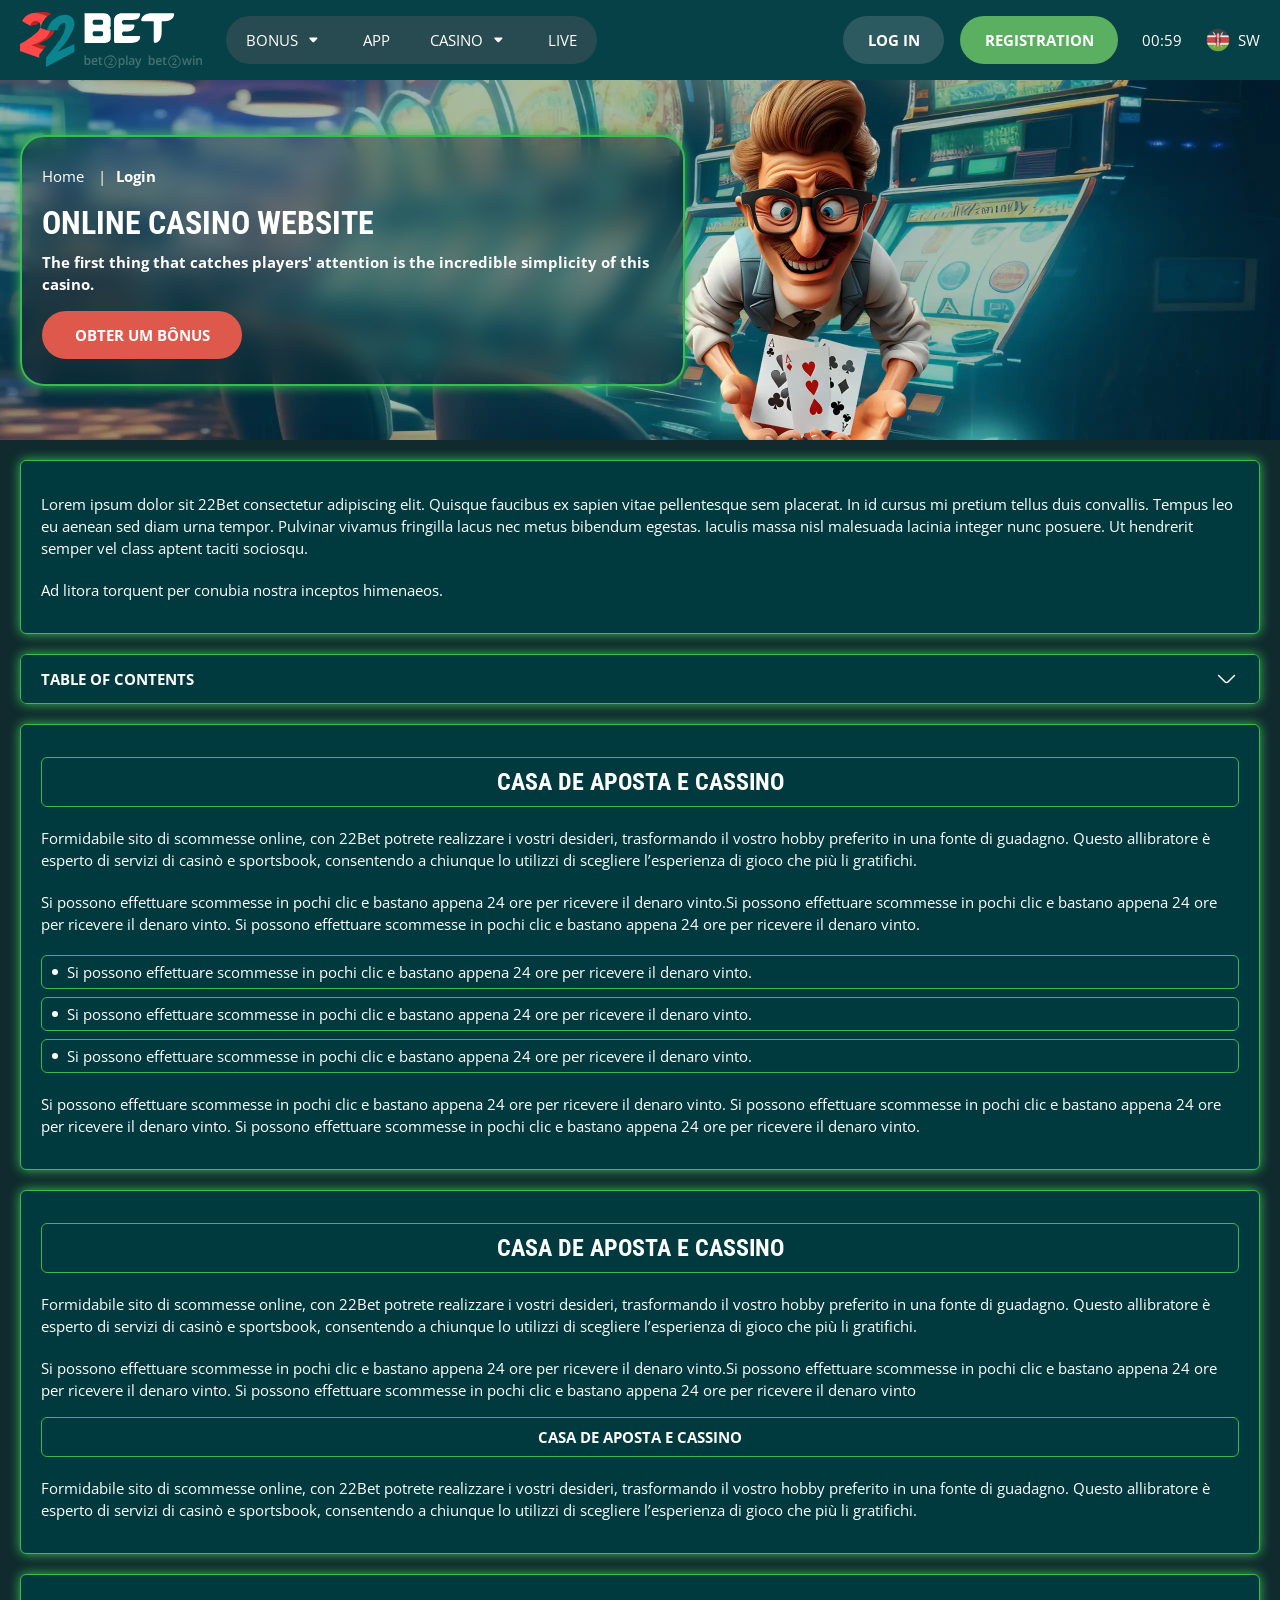
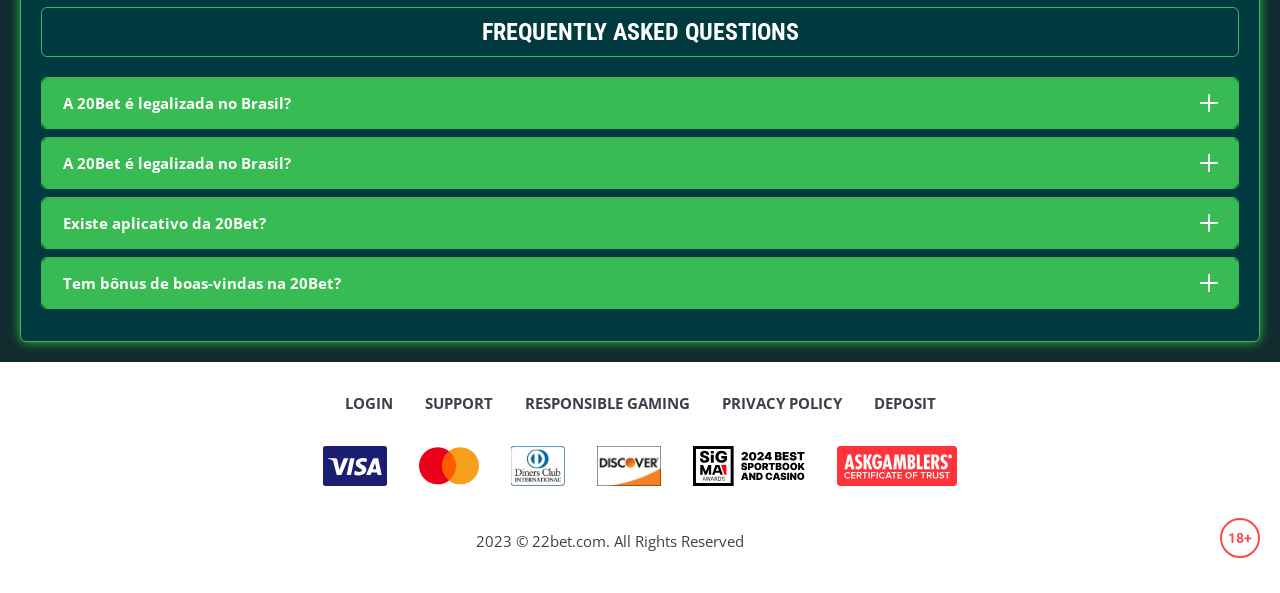
<file: login.html>
<!DOCTYPE html>
<html lang="sw">
  <head>
    <meta charset="UTF-8" />
   
    <meta name="viewport" content="width=device-width, initial-scale=1.0" />
    <title>22Bet </title>
    <meta name="description" content />
    <meta property="og:site_name" content />
    <meta property="og:title" content />
    <meta property="og:type" content="website" />
    <meta property="og:url" content />
    <meta property="og:image" content />
    <meta property="og:image:alt" content />
    <meta property="og:locale" content="sw" />
    <meta property="og:description" content />
    <link rel="preconnect" href="https://fonts.googleapis.com" />
    <link rel="preconnect" href="https://fonts.gstatic.com" crossorigin="anonymous" />
   <link href="https://fonts.googleapis.com/css2?family=Open+Sans:ital,wght@0,300..800;1,300..800&display=swap" rel="stylesheet">
<link href="https://fonts.googleapis.com/css?family=Roboto+Condensed&display=swap" rel="stylesheet">

   <link rel="stylesheet" href="./css/reset.css" />
    <link rel="stylesheet" href="./css/main.css" />
    <link rel="stylesheet" href="./css/media.css"/>
    <link rel="icon" href="./images/Group.png" type="image/x-icon"/>
    <script
    src="https://code.jquery.com/jquery-3.6.1.min.js"
    integrity="sha256-o88AwQnZB+VDvE9tvIXrMQaPlFFSUTR+nldQm1LuPXQ="
    crossorigin="anonymous"
  ></script>
  </head>
  <body>
    <header class="header">
      <section class="content header__content">
        <a href="./index.html" class="logo header__logo"
          ><img src="./images/logo.svg" alt="logo" title
        /></a>
        <button class="header__btn-menu" >
          <svg width="16px" height="16px" viewBox="0 0 16 16" xmlns="http://www.w3.org/2000/svg">
              <rect y="0" width="16" height="3" rx="1.5"></rect>
              <rect y="6.5" width="16" height="3" rx="1.5"></rect>
              <rect y="13" width="16" height="3" rx="1.5"></rect>
            </svg>
        </button>

          <nav class="menu header__menu">
            <ul class="header__menu-list">
                
              <li class="">
              <div class="header__menu-wrapper">
                <div class="js-button-expander js-button-expander--menu" >
                <a href="./bonus.html" >
                <span>Bonus</span>
              </a>
              </div>
              <div class="header__menu-wrap js-expand-content js-expand-content--menu">
                <ul >
                  <li>
                    <a href="./freeSpins.html">
                    <span>Free Spins</span>
                  </a></li>
                  <li><a href="./promoCode.html">
                    <span>Promo Code</span>
                  </a>
                </li>
                  <li><a href="./welcomeBonus.html">
                    <span>Welcome Bonus</span>
                  </a>
                </li>
                <li><a href="./vip.html">
                    <span>VIP</span>
                  </a>
                </li>
                </ul>
              </div>
              </div>
               <a href="./bonus.html" class="header__menu-item">
                <span>Bonus</span>
              </a>
            </li>
              <li>
                <a href="./app.html">
                 App
                </a>
              </li>
              
              <li class="">
              <div class="header__menu-wrapper">
                <div class="js-button-expander js-button-expander--menu" >
                <a href="./casino.html" >
                <span> Casino</span>
              </a>
              </div>
              <div class="header__menu-wrap js-expand-content js-expand-content--menu">
                <ul >
                  <li>
                    <a href="./slots.html">
                    <span>Slots</span>
                  </a></li>
                 
                </ul>
              </div>
              </div>
               <a href="./casino.html" class="header__menu-item">
                <span>Casino</span>
              </a>
            </li>
               <li>
                <a href="./live.html">
               Live
                </a>
              </li>
              <li>
                    <a href="./freeSpins.html">
                    <span>Free Spins</span>
                  </a></li>
                  <li><a href="./promoCode.html">
                    <span>Promo Code</span>
                  </a>
                </li>
                  <li><a href="./welcomeBonus.html">
                    <span>Welcome Bonus</span>
                  </a>
                </li>
                <li><a href="./vip.html">
                    <span>VIP</span>
                  </a>
                </li>
             <li>
                    <a href="./slots.html">
                    <span>Slots</span>
                  </a></li>
             
             
            </ul>
            <div class="header__button header__button-menu " >
              <a href="#" class="button  button__login-menu">log in</a>
              <a href="#" class="button button__menu">registration</a>
            </div>
           
          </nav>
            <a href="#" class="button button__login">log in</a>
            <a href="#" class="button button__singup">registration</a>
            <div id="clock" class="header__time">00:00</div>
            <a href="" class="header__flag">
                <span><img src="./images/flag.png" alt="flag" title /></span>
                <span>sw</span>
              </a>
      </section>
    </header>
     <main class="main home main-page">
        <section class=" hero hero__page">
           
            <div class="background background-page">
              <img src="./images/layout-images/bg-login.webp" alt="hero" title />
              
            </div>
            <div class="hero__wrapper hero__wrapper-page">
              <div class="hero__data hero__data-bonus">
                <ul
                class="breadcrumbs "
                
              >
                <li
                  
                >
                  <a href="#" >
                    <span >Home</span></a
                  >
                 
                </li>
                <li
                  
                >
                  <a href="#" > <span >Login</span></a>
                 
                </li>
              </ul>
                <h1 class="title general hero__title">
                  Online Casino Website
                </h1>
                 <p class="hero__text">The first thing that catches players' attention is the incredible simplicity of this casino.</p>
               
                <a href="#" class="button  hero__button ">Obter um Bônus</a>
               
              </div>
             
            </div>
          </section>
      <section class="main__wrap main__wrap-page">
       
       <section class="content__wrapper content__wrapper-page">

         
        
       
          <section class="content article">
            <p>
             Lorem ipsum dolor sit 22Bet consectetur adipiscing elit. Quisque faucibus ex sapien vitae pellentesque sem placerat. In id cursus mi pretium tellus duis convallis. Tempus leo eu aenean sed diam urna tempor. Pulvinar vivamus fringilla lacus nec metus bibendum egestas. Iaculis massa nisl malesuada lacinia integer nunc posuere. Ut hendrerit semper vel class aptent taciti sociosqu.
            </p>
            <p>
             Ad litora torquent per conubia nostra inceptos himenaeos.
            </p>
          </section>
        
        
              <section class="content menu-review__content">
              

            
                <div class="menu__review-desk menu__review-content">Table of Contents</div>
                <ul class="menu__review menu__review-list">
                  <li><a href="#">Casa de Aposta e Cassino</a></li>
                    <li><a href="#">Casa de Aposta e Cassino</a></li>
                      <li><a href="#">Casa de Aposta e Cassino</a></li>
                        <li><a href="#">Casa de Aposta e Cassino</a></li>
                          <li><a href="#">Frequently Asked Questions</a></li>
                 
                </ul>
             
          
          </section>
          
        
          <section class="content article">
            <h2 class="title high article__title">Casa de Aposta e Cassino</h2>
             
            <p>
             Formidabile sito di scommesse online, con 22Bet potrete realizzare i vostri desideri, trasformando il vostro hobby preferito in una fonte di guadagno. Questo allibratore è esperto di servizi di casinò e sportsbook, consentendo a chiunque lo utilizzi di scegliere l’esperienza di gioco che più li gratifichi.
            </p>
            <p>
             Si possono effettuare scommesse in pochi clic e bastano appena 24 ore per ricevere il denaro vinto.Si possono effettuare scommesse in pochi clic e bastano appena 24 ore per ricevere il denaro vinto. Si possono effettuare scommesse in pochi clic e bastano appena 24 ore per ricevere il denaro vinto.
            </p>
           <ul>
              <li>Si possono effettuare scommesse in pochi clic e bastano appena 24 ore per ricevere il denaro vinto.</li>
              <li>Si possono effettuare scommesse in pochi clic e bastano appena 24 ore per ricevere il denaro vinto.</li>
              <li>Si possono effettuare scommesse in pochi clic e bastano appena 24 ore per ricevere il denaro vinto.</li>
            </ul>
            <p>Si possono effettuare scommesse in pochi clic e bastano appena 24 ore per ricevere il denaro vinto. Si possono effettuare scommesse in pochi clic e bastano appena 24 ore per ricevere il denaro vinto. Si possono effettuare scommesse in pochi clic e bastano appena 24 ore per ricevere il denaro vinto.</p>
          </section>
         
         
           <section class="content article">
            <h2 class="title high article__title">Casa de Aposta e Cassino</h2>
            <p>Formidabile sito di scommesse online, con 22Bet potrete realizzare i vostri desideri, trasformando il vostro hobby preferito in una fonte di guadagno. Questo allibratore è esperto di servizi di casinò e sportsbook, consentendo a chiunque lo utilizzi di scegliere l’esperienza di gioco che più li gratifichi.</p>
            <p>Si possono effettuare scommesse in pochi clic e bastano appena 24 ore per ricevere il denaro vinto.Si possono effettuare scommesse in pochi clic e bastano appena 24 ore per ricevere il denaro vinto. Si possono effettuare scommesse in pochi clic e bastano appena 24 ore per ricevere il denaro vinto</p>
            <h3>Casa de Aposta e Cassino</h3>
            <p>Formidabile sito di scommesse online, con 22Bet potrete realizzare i vostri desideri, trasformando il vostro hobby preferito in una fonte di guadagno. Questo allibratore è esperto di servizi di casinò e sportsbook, consentendo a chiunque lo utilizzi di scegliere l’esperienza di gioco che più li gratifichi.</p>
           </section>

          <section class="content faq">
            <h2 class="title high faq__title">Frequently Asked Questions</h2>
            <ul class="faq__list " >
              <li class="faq__item"  >
                <h3 class="title medium faq__subtitle js-button-expander js-button-expander--faq"  >A 20Bet é legalizada no Brasil?
                 </h3>
                <div  class="faq__answer js-expand-content js-expand-content--faq" >
                  <p  >
                    Sim, a casa de apostas tem licença emitida por Curaçao, que é reconhecida no Brasil e a permite atuar por aqui.
                  </p>
                </div>
              </li>
              <li class="faq__item"  >
                <h3 class="title medium faq__subtitle js-button-expander js-button-expander--faq"  >A 20Bet é legalizada no Brasil?</h3>
                <div class="faq__answer js-expand-content js-expand-content--faq" >
                  <p  >
                    Sim, a casa de apostas tem licença emitida por Curaçao, que é reconhecida no Brasil e a permite atuar por aqui.
                  </p>
                </div>
              </li> 
              <li class="faq__item"  >
                <h3 class="title medium faq__subtitle js-button-expander js-button-expander--faq"  >Existe aplicativo da 20Bet?</h3>
                <div class="faq__answer js-expand-content js-expand-content--faq" >
                  <p  >
                   Sim, disponível para sistemas operacionais iOS e Android.
                  </p>
                </div>
              </li> 
              <li class="faq__item"  >
                <h3 class="title medium faq__subtitle js-button-expander js-button-expander--faq"  >Tem bônus de boas-vindas na 20Bet?</h3>
                <div class="faq__answer js-expand-content js-expand-content--faq" >
                  <p  >
                   O pacote especial para novos usuários da 20Bet paga 100% sobre o primeiro depósito, com limite de 600 BRL.
                  </p>
                </div>
              </li> 
             
            </ul>
          </section>
          
        </section> 
      
        <div class=""  onclick="scrollToTop()">
          <button class="main__arrow" id="scrollToTopBtn"></button>
        </div> 
        
      </section>
    </main> 
      <footer class=" footer ">
      <section class="content footer__content">
        <ul class="footer__menu">
         <li><a href="./login.html">Login</a></li>
         <li><a href="./support.html">Support</a></li>
         <li><a href="./responsible.html">Responsible Gaming</a></li>
         <li><a href="./policy.html">Privacy Policy</a></li>
         <li><a href="./deposit.html">Deposit</a></li>
        </ul>
       
          <ul class="footer__cards-list">
           
            <li>
              <a href="#"
                ><img src="./images/visa.svg" alt="cardvisa" title
              /></a>
            </li>
            <li>
              <a href="#"
                ><img
                  src="./images/mastercard.svg"
                  alt="mastercard"
                  title
              /></a>
            </li>
            <li>
                <a href="#"
                  ><img src="./images/diners.svg" alt="diners" title
                /></a>
              </li>
              <li>
                <a href="#"
                  ><img src="./images/discover.svg" alt="discover" title
                /></a>
              </li>
              <li>
                <a href="#"
                  ><img src="./images/sigma.svg" alt="sigma" title
                /></a>
              </li>
              <li>
                <a href="#"
                  ><img src="./images/ask.svg" alt="ask" title
                /></a>
              </li>
            
          </ul>
       
        <div class="footer__wrapp">
          <div class="footer__text">
           
            <p>2023 &copy; 22bet.com. All Rights Reserved
</p>
           
          </div>
          <div class="footer__age">
            <img src="./images/age.svg" alt="age" title />
          </div>
        </div>
      
      </section>
    </footer>
    <script src="./js/arrowUp.js" defer></script>
    <script src="./js/sidebar.js" defer></script>
    <script src="./js/expander.js" defer></script>
    <script src="./js/mobile-menu.js" defer></script>
    <script src="./js/clock.js" defer></script>
  </body>
</html>
</file>
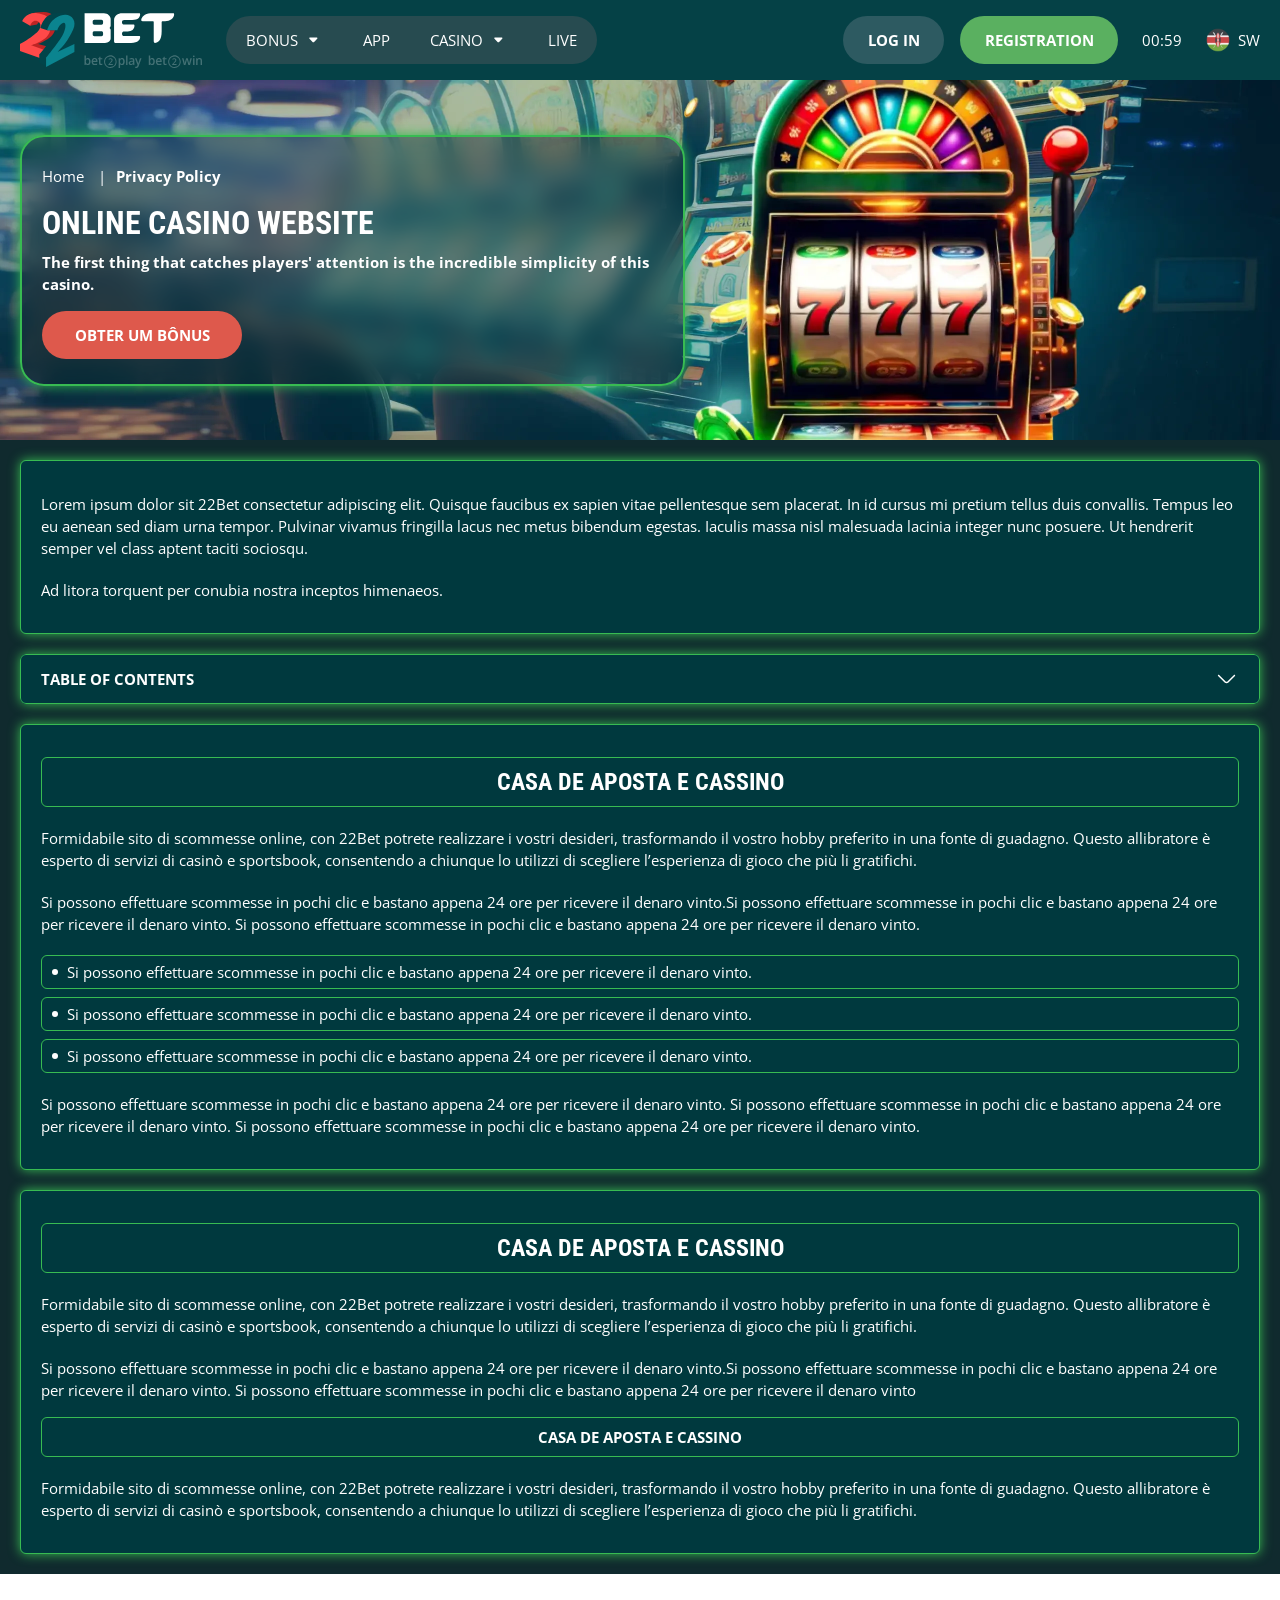
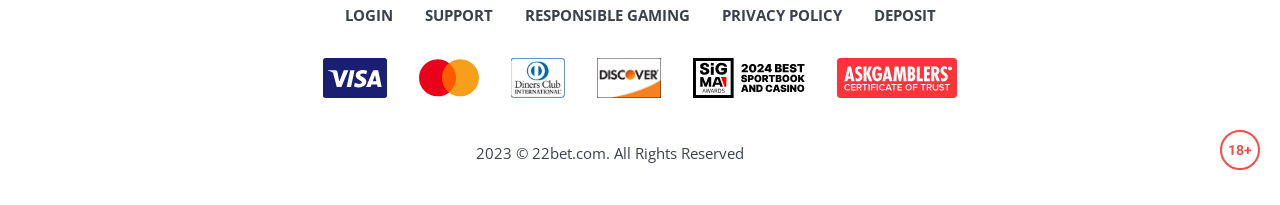
<file: policy.html>
<!DOCTYPE html>
<html lang="sw">
  <head>
    <meta charset="UTF-8" />
   
    <meta name="viewport" content="width=device-width, initial-scale=1.0" />
    <title>22Bet </title>
    <meta name="description" content />
    <meta property="og:site_name" content />
    <meta property="og:title" content />
    <meta property="og:type" content="website" />
    <meta property="og:url" content />
    <meta property="og:image" content />
    <meta property="og:image:alt" content />
    <meta property="og:locale" content="sw" />
    <meta property="og:description" content />
    <link rel="preconnect" href="https://fonts.googleapis.com" />
    <link rel="preconnect" href="https://fonts.gstatic.com" crossorigin="anonymous" />
   <link href="https://fonts.googleapis.com/css2?family=Open+Sans:ital,wght@0,300..800;1,300..800&display=swap" rel="stylesheet">
<link href="https://fonts.googleapis.com/css?family=Roboto+Condensed&display=swap" rel="stylesheet">

   <link rel="stylesheet" href="./css/reset.css" />
    <link rel="stylesheet" href="./css/main.css" />
    <link rel="stylesheet" href="./css/media.css"/>
    <link rel="icon" href="./images/Group.png" type="image/x-icon"/>
    <script
    src="https://code.jquery.com/jquery-3.6.1.min.js"
    integrity="sha256-o88AwQnZB+VDvE9tvIXrMQaPlFFSUTR+nldQm1LuPXQ="
    crossorigin="anonymous"
  ></script>
  </head>
  <body>
    <header class="header">
      <section class="content header__content">
        <a href="./index.html" class="logo header__logo"
          ><img src="./images/logo.svg" alt="logo" title
        /></a>
        <button class="header__btn-menu" >
          <svg width="16px" height="16px" viewBox="0 0 16 16" xmlns="http://www.w3.org/2000/svg">
              <rect y="0" width="16" height="3" rx="1.5"></rect>
              <rect y="6.5" width="16" height="3" rx="1.5"></rect>
              <rect y="13" width="16" height="3" rx="1.5"></rect>
            </svg>
        </button>

          <nav class="menu header__menu">
            <ul class="header__menu-list">
                
              <li class="">
              <div class="header__menu-wrapper">
                <div class="js-button-expander js-button-expander--menu" >
                <a href="./bonus.html" >
                <span>Bonus</span>
              </a>
              </div>
              <div class="header__menu-wrap js-expand-content js-expand-content--menu">
                <ul >
                  <li>
                    <a href="./freeSpins.html">
                    <span>Free Spins</span>
                  </a></li>
                  <li><a href="./promoCode.html">
                    <span>Promo Code</span>
                  </a>
                </li>
                  <li><a href="./welcomeBonus.html">
                    <span>Welcome Bonus</span>
                  </a>
                </li>
                <li><a href="./vip.html">
                    <span>VIP</span>
                  </a>
                </li>
                </ul>
              </div>
              </div>
               <a href="./bonus.html" class="header__menu-item">
                <span>Bonus</span>
              </a>
            </li>
              <li>
                <a href="./app.html">
                 App
                </a>
              </li>
              
              <li class="">
              <div class="header__menu-wrapper">
                <div class="js-button-expander js-button-expander--menu" >
                <a href="./casino.html" >
                <span> Casino</span>
              </a>
              </div>
              <div class="header__menu-wrap js-expand-content js-expand-content--menu">
                <ul >
                  <li>
                    <a href="./slots.html">
                    <span>Slots</span>
                  </a></li>
                 
                </ul>
              </div>
              </div>
               <a href="./casino.html" class="header__menu-item">
                <span>Casino</span>
              </a>
            </li>
               <li>
                <a href="./live.html">
               Live
                </a>
              </li>
              <li>
                    <a href="./freeSpins.html">
                    <span>Free Spins</span>
                  </a></li>
                  <li><a href="./promoCode.html">
                    <span>Promo Code</span>
                  </a>
                </li>
                  <li><a href="./welcomeBonus.html">
                    <span>Welcome Bonus</span>
                  </a>
                </li>
                <li><a href="./vip.html">
                    <span>VIP</span>
                  </a>
                </li>
             <li>
                    <a href="./slots.html">
                    <span>Slots</span>
                  </a></li>
             
             
            </ul>
            <div class="header__button header__button-menu " >
              <a href="#" class="button  button__login-menu">log in</a>
              <a href="#" class="button button__menu">registration</a>
            </div>
           
          </nav>
            <a href="#" class="button button__login">log in</a>
            <a href="#" class="button button__singup">registration</a>
            <div id="clock" class="header__time">00:00</div>
            <a href="" class="header__flag">
                <span><img src="./images/flag.png" alt="flag" title /></span>
                <span>sw</span>
              </a>
      </section>
    </header>
     <main class="main home main-page">
        <section class=" hero hero__page">
           
            <div class="background  background-page">
              <img src="./images/layout-images/bg-policy.webp" alt="hero" title />
              
            </div>
            <div class="hero__wrapper hero__wrapper-page">
              <div class="hero__data hero__data-bonus">
                <ul
                class="breadcrumbs "
                
              >
                <li
                  
                >
                  <a href="#" >
                    <span >Home</span></a
                  >
                 
                </li>
                <li
                  
                >
                  <a href="#" > <span >Privacy Policy</span></a>
                 
                </li>
              </ul>
                <h1 class="title general hero__title">
                  Online Casino Website
                </h1>
                 <p class="hero__text">The first thing that catches players' attention is the incredible simplicity of this casino.</p>
               
                <a href="#" class="button  hero__button ">Obter um Bônus</a>
               
              </div>
             
            </div>
          </section>
      <section class="main__wrap main__wrap-page">
       
       <section class="content__wrapper content__wrapper-page">

         
        
       
          <section class="content article">
            <p>
             Lorem ipsum dolor sit 22Bet consectetur adipiscing elit. Quisque faucibus ex sapien vitae pellentesque sem placerat. In id cursus mi pretium tellus duis convallis. Tempus leo eu aenean sed diam urna tempor. Pulvinar vivamus fringilla lacus nec metus bibendum egestas. Iaculis massa nisl malesuada lacinia integer nunc posuere. Ut hendrerit semper vel class aptent taciti sociosqu.
            </p>
            <p>
             Ad litora torquent per conubia nostra inceptos himenaeos.
            </p>
          </section>
        
        
              <section class="content menu-review__content">
              

            
                <div class="menu__review-desk menu__review-content">Table of Contents</div>
                <ul class="menu__review menu__review-list">
                  <li><a href="#">Casa de Aposta e Cassino</a></li>
                    <li><a href="#">Casa de Aposta e Cassino</a></li>
                      <li><a href="#">Casa de Aposta e Cassino</a></li>
                        <li><a href="#">Casa de Aposta e Cassino</a></li>
                          <li><a href="#">Frequently Asked Questions</a></li>
                 
                </ul>
             
          
          </section>
          
        
          <section class="content article">
            <h2 class="title high article__title">Casa de Aposta e Cassino</h2>
             
            <p>
             Formidabile sito di scommesse online, con 22Bet potrete realizzare i vostri desideri, trasformando il vostro hobby preferito in una fonte di guadagno. Questo allibratore è esperto di servizi di casinò e sportsbook, consentendo a chiunque lo utilizzi di scegliere l’esperienza di gioco che più li gratifichi.
            </p>
            <p>
             Si possono effettuare scommesse in pochi clic e bastano appena 24 ore per ricevere il denaro vinto.Si possono effettuare scommesse in pochi clic e bastano appena 24 ore per ricevere il denaro vinto. Si possono effettuare scommesse in pochi clic e bastano appena 24 ore per ricevere il denaro vinto.
            </p>
           <ul>
              <li>Si possono effettuare scommesse in pochi clic e bastano appena 24 ore per ricevere il denaro vinto.</li>
              <li>Si possono effettuare scommesse in pochi clic e bastano appena 24 ore per ricevere il denaro vinto.</li>
              <li>Si possono effettuare scommesse in pochi clic e bastano appena 24 ore per ricevere il denaro vinto.</li>
            </ul>
            <p>Si possono effettuare scommesse in pochi clic e bastano appena 24 ore per ricevere il denaro vinto. Si possono effettuare scommesse in pochi clic e bastano appena 24 ore per ricevere il denaro vinto. Si possono effettuare scommesse in pochi clic e bastano appena 24 ore per ricevere il denaro vinto.</p>
          </section>
         
         
           <section class="content article">
            <h2 class="title high article__title">Casa de Aposta e Cassino</h2>
            <p>Formidabile sito di scommesse online, con 22Bet potrete realizzare i vostri desideri, trasformando il vostro hobby preferito in una fonte di guadagno. Questo allibratore è esperto di servizi di casinò e sportsbook, consentendo a chiunque lo utilizzi di scegliere l’esperienza di gioco che più li gratifichi.</p>
            <p>Si possono effettuare scommesse in pochi clic e bastano appena 24 ore per ricevere il denaro vinto.Si possono effettuare scommesse in pochi clic e bastano appena 24 ore per ricevere il denaro vinto. Si possono effettuare scommesse in pochi clic e bastano appena 24 ore per ricevere il denaro vinto</p>
            <h3>Casa de Aposta e Cassino</h3>
            <p>Formidabile sito di scommesse online, con 22Bet potrete realizzare i vostri desideri, trasformando il vostro hobby preferito in una fonte di guadagno. Questo allibratore è esperto di servizi di casinò e sportsbook, consentendo a chiunque lo utilizzi di scegliere l’esperienza di gioco che più li gratifichi.</p>
           </section>

        </section> 
      
        <div class=""  onclick="scrollToTop()">
          <button class="main__arrow" id="scrollToTopBtn"></button>
        </div> 
        
      </section>
    </main> 
     <footer class=" footer ">
      <section class="content footer__content">
        <ul class="footer__menu">
         <li><a href="./login.html">Login</a></li>
         <li><a href="./support.html">Support</a></li>
         <li><a href="./responsible.html">Responsible Gaming</a></li>
         <li><a href="./policy.html">Privacy Policy</a></li>
         <li><a href="./deposit.html">Deposit</a></li>
        </ul>
       
          <ul class="footer__cards-list">
           
            <li>
              <a href="#"
                ><img src="./images/visa.svg" alt="cardvisa" title
              /></a>
            </li>
            <li>
              <a href="#"
                ><img
                  src="./images/mastercard.svg"
                  alt="mastercard"
                  title
              /></a>
            </li>
            <li>
                <a href="#"
                  ><img src="./images/diners.svg" alt="diners" title
                /></a>
              </li>
              <li>
                <a href="#"
                  ><img src="./images/discover.svg" alt="discover" title
                /></a>
              </li>
              <li>
                <a href="#"
                  ><img src="./images/sigma.svg" alt="sigma" title
                /></a>
              </li>
              <li>
                <a href="#"
                  ><img src="./images/ask.svg" alt="ask" title
                /></a>
              </li>
            
          </ul>
       
        <div class="footer__wrapp">
          <div class="footer__text">
           
            <p>2023 &copy; 22bet.com. All Rights Reserved
</p>
           
          </div>
          <div class="footer__age">
            <img src="./images/age.svg" alt="age" title />
          </div>
        </div>
      
      </section>
    </footer>
    <script src="./js/arrowUp.js" defer></script>
    <script src="./js/sidebar.js" defer></script>
    <script src="./js/expander.js" defer></script>
    <script src="./js/mobile-menu.js" defer></script>
    <script src="./js/clock.js" defer></script>
  </body>
</html>
</file>
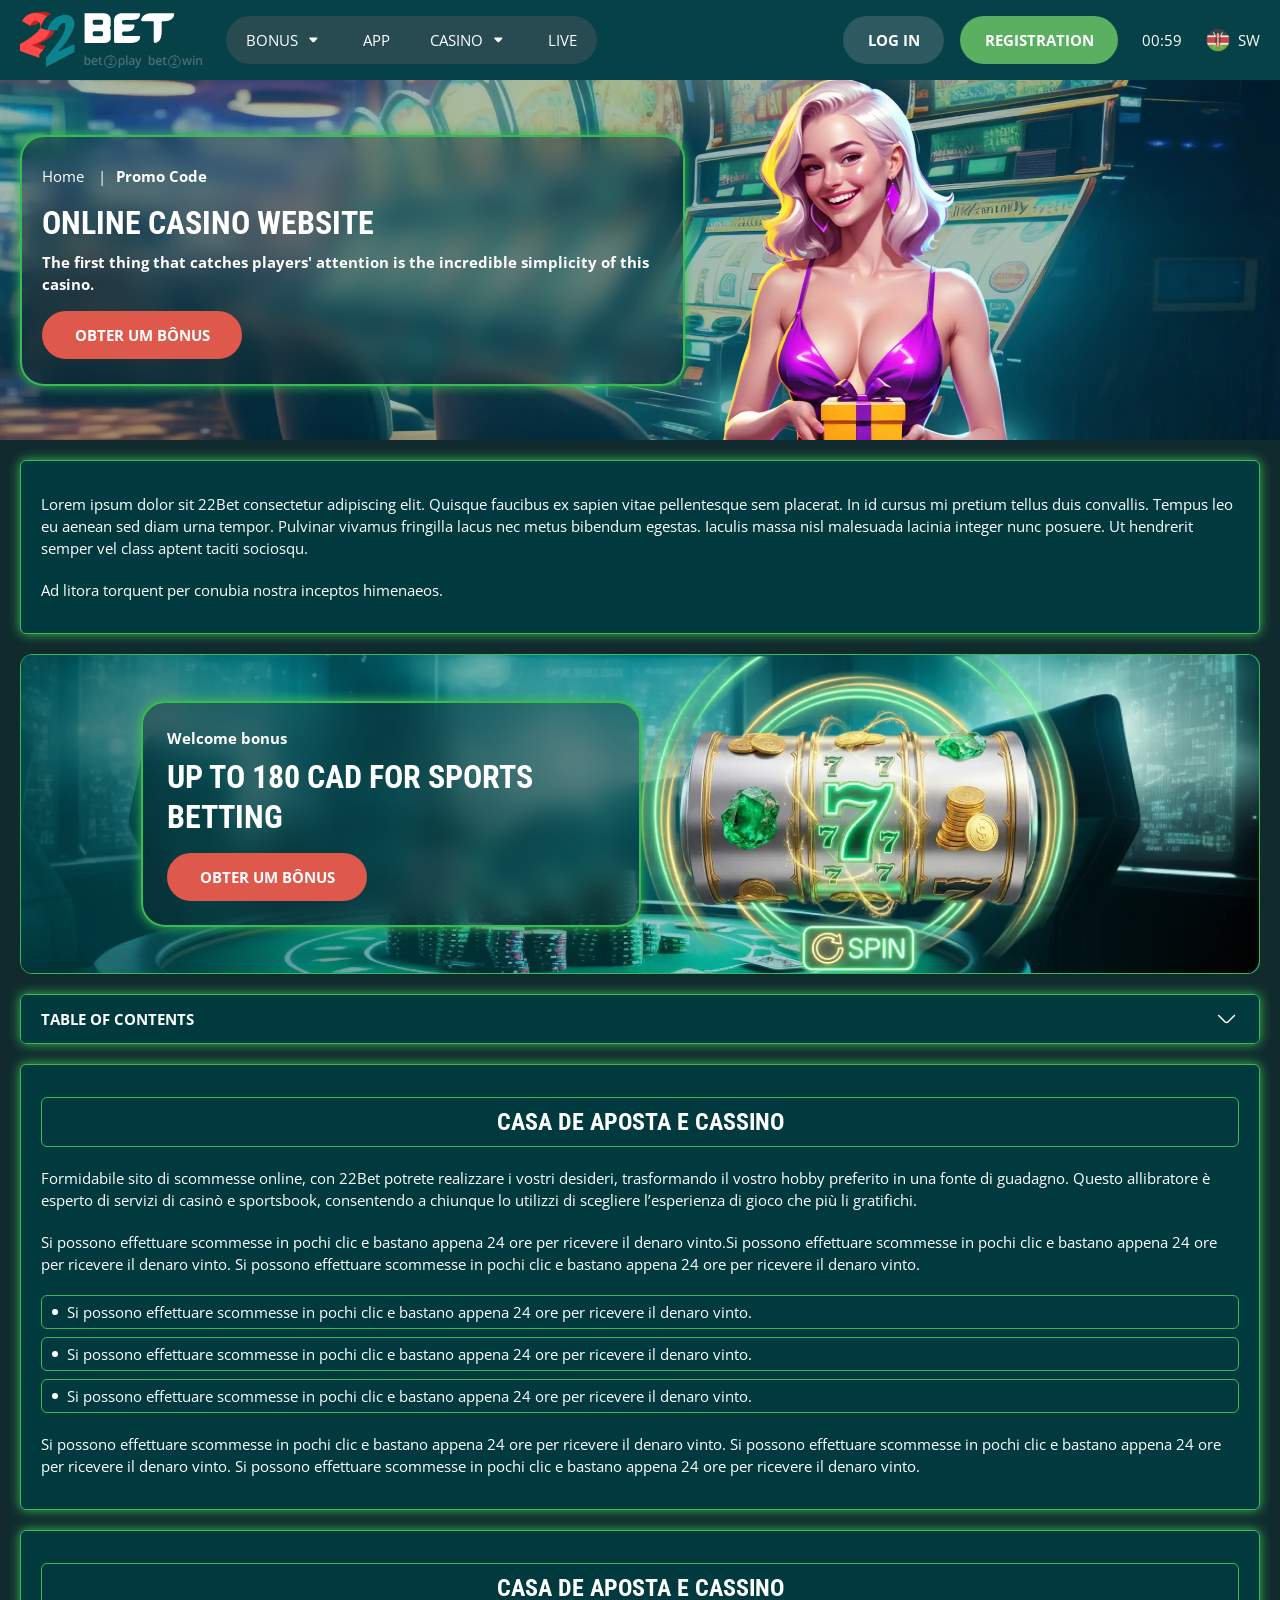
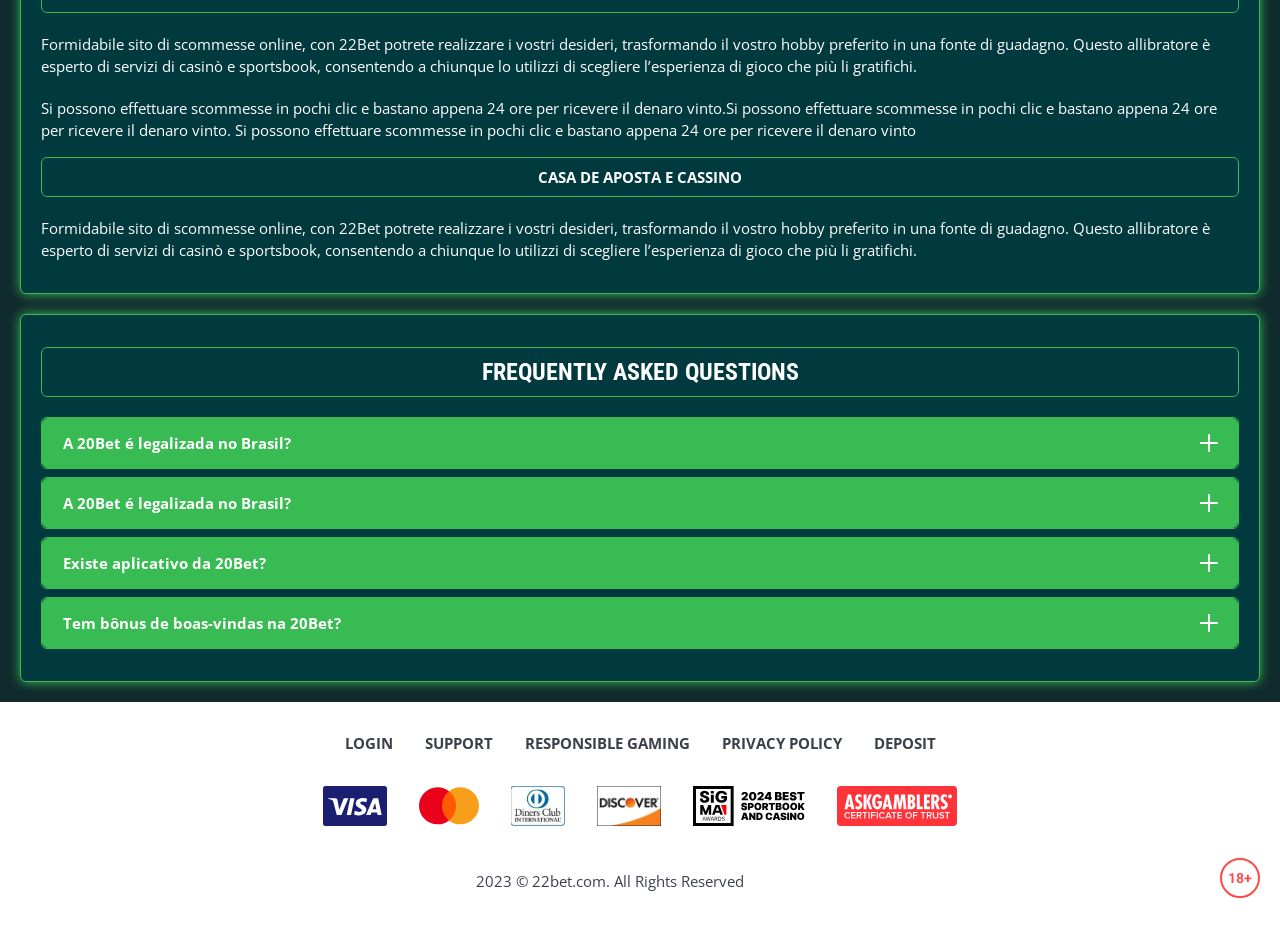
<file: promoCode.html>
<!DOCTYPE html>
<html lang="sw">
  <head>
    <meta charset="UTF-8" />
   
    <meta name="viewport" content="width=device-width, initial-scale=1.0" />
    <title>22Bet </title>
    <meta name="description" content />
    <meta property="og:site_name" content />
    <meta property="og:title" content />
    <meta property="og:type" content="website" />
    <meta property="og:url" content />
    <meta property="og:image" content />
    <meta property="og:image:alt" content />
    <meta property="og:locale" content="sw" />
    <meta property="og:description" content />
    <link rel="preconnect" href="https://fonts.googleapis.com" />
    <link rel="preconnect" href="https://fonts.gstatic.com" crossorigin="anonymous" />
   <link href="https://fonts.googleapis.com/css2?family=Open+Sans:ital,wght@0,300..800;1,300..800&display=swap" rel="stylesheet">
<link href="https://fonts.googleapis.com/css?family=Roboto+Condensed&display=swap" rel="stylesheet">

   <link rel="stylesheet" href="./css/reset.css" />
    <link rel="stylesheet" href="./css/main.css" />
    <link rel="stylesheet" href="./css/media.css"/>
    <link rel="icon" href="./images/Group.png" type="image/x-icon"/>
    <script
    src="https://code.jquery.com/jquery-3.6.1.min.js"
    integrity="sha256-o88AwQnZB+VDvE9tvIXrMQaPlFFSUTR+nldQm1LuPXQ="
    crossorigin="anonymous"
  ></script>
  </head>
  <body>
    <header class="header">
      <section class="content header__content">
        <a href="./index.html" class="logo header__logo"
          ><img src="./images/logo.svg" alt="logo" title
        /></a>
        <button class="header__btn-menu" >
          <svg width="16px" height="16px" viewBox="0 0 16 16" xmlns="http://www.w3.org/2000/svg">
              <rect y="0" width="16" height="3" rx="1.5"></rect>
              <rect y="6.5" width="16" height="3" rx="1.5"></rect>
              <rect y="13" width="16" height="3" rx="1.5"></rect>
            </svg>
        </button>

          <nav class="menu header__menu">
            <ul class="header__menu-list">
                
              <li class="">
              <div class="header__menu-wrapper">
                <div class="js-button-expander js-button-expander--menu" >
                <a href="./bonus.html" >
                <span>Bonus</span>
              </a>
              </div>
              <div class="header__menu-wrap js-expand-content js-expand-content--menu">
                <ul >
                  <li>
                    <a href="./freeSpins.html">
                    <span>Free Spins</span>
                  </a></li>
                  <li><a href="./promoCode.html">
                    <span>Promo Code</span>
                  </a>
                </li>
                  <li><a href="./welcomeBonus.html">
                    <span>Welcome Bonus</span>
                  </a>
                </li>
                <li><a href="./vip.html">
                    <span>VIP</span>
                  </a>
                </li>
                </ul>
              </div>
              </div>
               <a href="./bonus.html" class="header__menu-item">
                <span>Bonus</span>
              </a>
            </li>
              <li>
                <a href="./app.html">
                 App
                </a>
              </li>
              
              <li class="">
              <div class="header__menu-wrapper">
                <div class="js-button-expander js-button-expander--menu" >
                <a href="./casino.html" >
                <span> Casino</span>
              </a>
              </div>
              <div class="header__menu-wrap js-expand-content js-expand-content--menu">
                <ul >
                  <li>
                    <a href="./slots.html">
                    <span>Slots</span>
                  </a></li>
                 
                </ul>
              </div>
              </div>
               <a href="./casino.html" class="header__menu-item">
                <span>Casino</span>
              </a>
            </li>
               <li>
                <a href="./live.html">
               Live
                </a>
              </li>
              <li>
                    <a href="./freeSpins.html">
                    <span>Free Spins</span>
                  </a></li>
                  <li><a href="./promoCode.html">
                    <span>Promo Code</span>
                  </a>
                </li>
                  <li><a href="./welcomeBonus.html">
                    <span>Welcome Bonus</span>
                  </a>
                </li>
                <li><a href="./vip.html">
                    <span>VIP</span>
                  </a>
                </li>
             <li>
                    <a href="./slots.html">
                    <span>Slots</span>
                  </a></li>
             
             
            </ul>
            <div class="header__button header__button-menu " >
              <a href="#" class="button  button__login-menu">log in</a>
              <a href="#" class="button button__menu">registration</a>
            </div>
           
          </nav>
            <a href="#" class="button button__login">log in</a>
            <a href="#" class="button button__singup">registration</a>
            <div id="clock" class="header__time">00:00</div>
            <a href="" class="header__flag">
                <span><img src="./images/flag.png" alt="flag" title /></span>
                <span>sw</span>
              </a>
      </section>
    </header>
     <main class="main home main-page">
        <section class=" hero hero__page">
           
            <div class="background ">
              <img src="./images/layout-images/bg-promoCode.webp" alt="hero" title />
              
            </div>
            <div class="hero__wrapper hero__wrapper-page">
              <div class="hero__data hero__data-bonus">
                <ul
                class="breadcrumbs "
                
              >
                <li
                  
                >
                  <a href="#" >
                    <span >Home</span></a
                  >
                 
                </li>
                <li
                  
                >
                  <a href="#" > <span >Promo Code</span></a>
                 
                </li>
              </ul>
                <h1 class="title general hero__title">
                  Online Casino Website
                </h1>
                 <p class="hero__text">The first thing that catches players' attention is the incredible simplicity of this casino.</p>
               
                <a href="#" class="button  hero__button ">Obter um Bônus</a>
               
              </div>
             
            </div>
          </section>
      <section class="main__wrap main__wrap-page">
       
       <section class="content__wrapper content__wrapper-page">

         
        
       
          <section class="content article">
            <p>
             Lorem ipsum dolor sit 22Bet consectetur adipiscing elit. Quisque faucibus ex sapien vitae pellentesque sem placerat. In id cursus mi pretium tellus duis convallis. Tempus leo eu aenean sed diam urna tempor. Pulvinar vivamus fringilla lacus nec metus bibendum egestas. Iaculis massa nisl malesuada lacinia integer nunc posuere. Ut hendrerit semper vel class aptent taciti sociosqu.
            </p>
            <p>
             Ad litora torquent per conubia nostra inceptos himenaeos.
            </p>
          </section>
         
             
             <section class="content banner ">
            <div class="background  ">
              
              <img src="./images/layout-images/banner-promoCode.webp" alt="banner" title />
              
            </div>
            <div class="banner__info">
              <p class="banner__subtitle">Welcome bonus</p>
              <h2 class="title high banner__title-main">
                  
               up to 180 CAD
for sports betting
              </h2>
            
              <a href="#" class="button banner__button">Obter um Bônus</a>
            </div>
          </section>
        
              <section class="content menu-review__content">
              

            
                <div class="menu__review-desk menu__review-content">Table of Contents</div>
                <ul class="menu__review menu__review-list">
                  <li><a href="#">Casa de Aposta e Cassino</a></li>
                    <li><a href="#">Casa de Aposta e Cassino</a></li>
                      <li><a href="#">Casa de Aposta e Cassino</a></li>
                        <li><a href="#">Casa de Aposta e Cassino</a></li>
                          <li><a href="#">Frequently Asked Questions</a></li>
                 
                </ul>
             
          
          </section>
          
        
          <section class="content article">
            <h2 class="title high article__title">Casa de Aposta e Cassino</h2>
             
            <p>
             Formidabile sito di scommesse online, con 22Bet potrete realizzare i vostri desideri, trasformando il vostro hobby preferito in una fonte di guadagno. Questo allibratore è esperto di servizi di casinò e sportsbook, consentendo a chiunque lo utilizzi di scegliere l’esperienza di gioco che più li gratifichi.
            </p>
            <p>
             Si possono effettuare scommesse in pochi clic e bastano appena 24 ore per ricevere il denaro vinto.Si possono effettuare scommesse in pochi clic e bastano appena 24 ore per ricevere il denaro vinto. Si possono effettuare scommesse in pochi clic e bastano appena 24 ore per ricevere il denaro vinto.
            </p>
           <ul>
              <li>Si possono effettuare scommesse in pochi clic e bastano appena 24 ore per ricevere il denaro vinto.</li>
              <li>Si possono effettuare scommesse in pochi clic e bastano appena 24 ore per ricevere il denaro vinto.</li>
              <li>Si possono effettuare scommesse in pochi clic e bastano appena 24 ore per ricevere il denaro vinto.</li>
            </ul>
            <p>Si possono effettuare scommesse in pochi clic e bastano appena 24 ore per ricevere il denaro vinto. Si possono effettuare scommesse in pochi clic e bastano appena 24 ore per ricevere il denaro vinto. Si possono effettuare scommesse in pochi clic e bastano appena 24 ore per ricevere il denaro vinto.</p>
          </section>
         
         
           <section class="content article">
            <h2 class="title high article__title">Casa de Aposta e Cassino</h2>
            <p>Formidabile sito di scommesse online, con 22Bet potrete realizzare i vostri desideri, trasformando il vostro hobby preferito in una fonte di guadagno. Questo allibratore è esperto di servizi di casinò e sportsbook, consentendo a chiunque lo utilizzi di scegliere l’esperienza di gioco che più li gratifichi.</p>
            <p>Si possono effettuare scommesse in pochi clic e bastano appena 24 ore per ricevere il denaro vinto.Si possono effettuare scommesse in pochi clic e bastano appena 24 ore per ricevere il denaro vinto. Si possono effettuare scommesse in pochi clic e bastano appena 24 ore per ricevere il denaro vinto</p>
            <h3>Casa de Aposta e Cassino</h3>
            <p>Formidabile sito di scommesse online, con 22Bet potrete realizzare i vostri desideri, trasformando il vostro hobby preferito in una fonte di guadagno. Questo allibratore è esperto di servizi di casinò e sportsbook, consentendo a chiunque lo utilizzi di scegliere l’esperienza di gioco che più li gratifichi.</p>
           </section>

          <section class="content faq">
            <h2 class="title high faq__title">Frequently Asked Questions</h2>
            <ul class="faq__list " >
              <li class="faq__item"  >
                <h3 class="title medium faq__subtitle js-button-expander js-button-expander--faq"  >A 20Bet é legalizada no Brasil?
                 </h3>
                <div  class="faq__answer js-expand-content js-expand-content--faq" >
                  <p  >
                    Sim, a casa de apostas tem licença emitida por Curaçao, que é reconhecida no Brasil e a permite atuar por aqui.
                  </p>
                </div>
              </li>
              <li class="faq__item"  >
                <h3 class="title medium faq__subtitle js-button-expander js-button-expander--faq"  >A 20Bet é legalizada no Brasil?</h3>
                <div class="faq__answer js-expand-content js-expand-content--faq" >
                  <p  >
                    Sim, a casa de apostas tem licença emitida por Curaçao, que é reconhecida no Brasil e a permite atuar por aqui.
                  </p>
                </div>
              </li> 
              <li class="faq__item"  >
                <h3 class="title medium faq__subtitle js-button-expander js-button-expander--faq"  >Existe aplicativo da 20Bet?</h3>
                <div class="faq__answer js-expand-content js-expand-content--faq" >
                  <p  >
                   Sim, disponível para sistemas operacionais iOS e Android.
                  </p>
                </div>
              </li> 
              <li class="faq__item"  >
                <h3 class="title medium faq__subtitle js-button-expander js-button-expander--faq"  >Tem bônus de boas-vindas na 20Bet?</h3>
                <div class="faq__answer js-expand-content js-expand-content--faq" >
                  <p  >
                   O pacote especial para novos usuários da 20Bet paga 100% sobre o primeiro depósito, com limite de 600 BRL.
                  </p>
                </div>
              </li> 
             
            </ul>
          </section>
          
        </section> 
      
        <div class=""  onclick="scrollToTop()">
          <button class="main__arrow" id="scrollToTopBtn"></button>
        </div> 
        
      </section>
    </main> 
   <footer class=" footer ">
      <section class="content footer__content">
        <ul class="footer__menu">
         <li><a href="./login.html">Login</a></li>
         <li><a href="./support.html">Support</a></li>
         <li><a href="./responsible.html">Responsible Gaming</a></li>
         <li><a href="./policy.html">Privacy Policy</a></li>
         <li><a href="./deposit.html">Deposit</a></li>
        </ul>
       
          <ul class="footer__cards-list">
           
            <li>
              <a href="#"
                ><img src="./images/visa.svg" alt="cardvisa" title
              /></a>
            </li>
            <li>
              <a href="#"
                ><img
                  src="./images/mastercard.svg"
                  alt="mastercard"
                  title
              /></a>
            </li>
            <li>
                <a href="#"
                  ><img src="./images/diners.svg" alt="diners" title
                /></a>
              </li>
              <li>
                <a href="#"
                  ><img src="./images/discover.svg" alt="discover" title
                /></a>
              </li>
              <li>
                <a href="#"
                  ><img src="./images/sigma.svg" alt="sigma" title
                /></a>
              </li>
              <li>
                <a href="#"
                  ><img src="./images/ask.svg" alt="ask" title
                /></a>
              </li>
            
          </ul>
       
        <div class="footer__wrapp">
          <div class="footer__text">
           
            <p>2023 &copy; 22bet.com. All Rights Reserved
</p>
           
          </div>
          <div class="footer__age">
            <img src="./images/age.svg" alt="age" title />
          </div>
        </div>
      
      </section>
    </footer>
    <script src="./js/arrowUp.js" defer></script>
    <script src="./js/sidebar.js" defer></script>
    <script src="./js/expander.js" defer></script>
    <script src="./js/mobile-menu.js" defer></script>
    <script src="./js/clock.js" defer></script>
  </body>
</html>
</file>
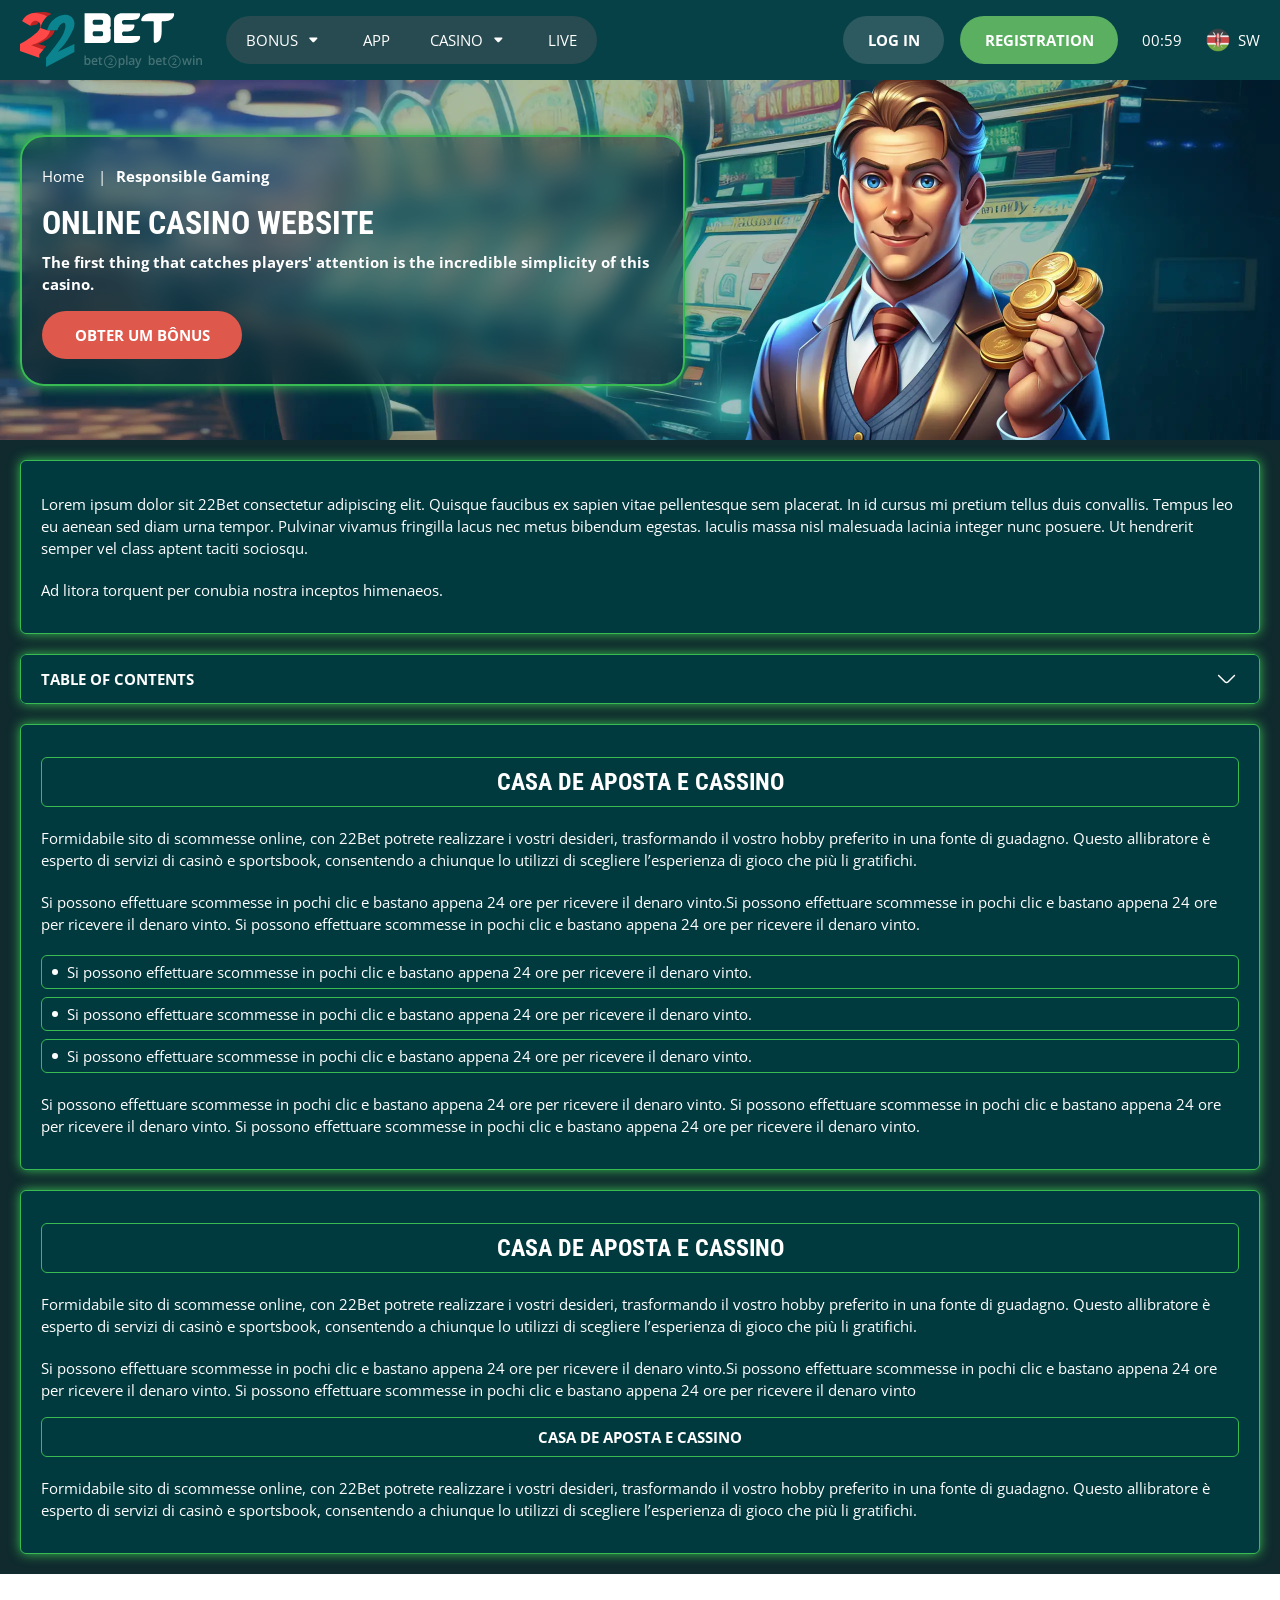
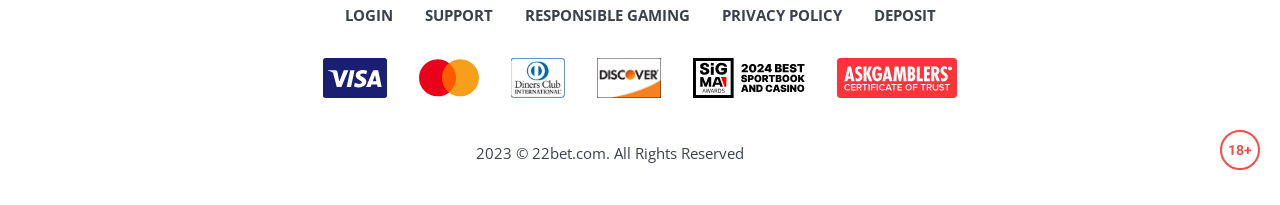
<file: responsible.html>
<!DOCTYPE html>
<html lang="sw">
  <head>
    <meta charset="UTF-8" />
   
    <meta name="viewport" content="width=device-width, initial-scale=1.0" />
    <title>22Bet </title>
    <meta name="description" content />
    <meta property="og:site_name" content />
    <meta property="og:title" content />
    <meta property="og:type" content="website" />
    <meta property="og:url" content />
    <meta property="og:image" content />
    <meta property="og:image:alt" content />
    <meta property="og:locale" content="sw" />
    <meta property="og:description" content />
    <link rel="preconnect" href="https://fonts.googleapis.com" />
    <link rel="preconnect" href="https://fonts.gstatic.com" crossorigin="anonymous" />
   <link href="https://fonts.googleapis.com/css2?family=Open+Sans:ital,wght@0,300..800;1,300..800&display=swap" rel="stylesheet">
<link href="https://fonts.googleapis.com/css?family=Roboto+Condensed&display=swap" rel="stylesheet">

   <link rel="stylesheet" href="./css/reset.css" />
    <link rel="stylesheet" href="./css/main.css" />
    <link rel="stylesheet" href="./css/media.css"/>
    <link rel="icon" href="./images/Group.png" type="image/x-icon"/>
    <script
    src="https://code.jquery.com/jquery-3.6.1.min.js"
    integrity="sha256-o88AwQnZB+VDvE9tvIXrMQaPlFFSUTR+nldQm1LuPXQ="
    crossorigin="anonymous"
  ></script>
  </head>
  <body>
    <header class="header">
      <section class="content header__content">
        <a href="./index.html" class="logo header__logo"
          ><img src="./images/logo.svg" alt="logo" title
        /></a>
        <button class="header__btn-menu" >
          <svg width="16px" height="16px" viewBox="0 0 16 16" xmlns="http://www.w3.org/2000/svg">
              <rect y="0" width="16" height="3" rx="1.5"></rect>
              <rect y="6.5" width="16" height="3" rx="1.5"></rect>
              <rect y="13" width="16" height="3" rx="1.5"></rect>
            </svg>
        </button>

          <nav class="menu header__menu">
            <ul class="header__menu-list">
                
              <li class="">
              <div class="header__menu-wrapper">
                <div class="js-button-expander js-button-expander--menu" >
                <a href="./bonus.html" >
                <span>Bonus</span>
              </a>
              </div>
              <div class="header__menu-wrap js-expand-content js-expand-content--menu">
                <ul >
                  <li>
                    <a href="./freeSpins.html">
                    <span>Free Spins</span>
                  </a></li>
                  <li><a href="./promoCode.html">
                    <span>Promo Code</span>
                  </a>
                </li>
                  <li><a href="./welcomeBonus.html">
                    <span>Welcome Bonus</span>
                  </a>
                </li>
                <li><a href="./vip.html">
                    <span>VIP</span>
                  </a>
                </li>
                </ul>
              </div>
              </div>
               <a href="./bonus.html" class="header__menu-item">
                <span>Bonus</span>
              </a>
            </li>
              <li>
                <a href="./app.html">
                 App
                </a>
              </li>
              
              <li class="">
              <div class="header__menu-wrapper">
                <div class="js-button-expander js-button-expander--menu" >
                <a href="./casino.html" >
                <span> Casino</span>
              </a>
              </div>
              <div class="header__menu-wrap js-expand-content js-expand-content--menu">
                <ul >
                  <li>
                    <a href="./slots.html">
                    <span>Slots</span>
                  </a></li>
                 
                </ul>
              </div>
              </div>
               <a href="./casino.html" class="header__menu-item">
                <span>Casino</span>
              </a>
            </li>
               <li>
                <a href="./live.html">
               Live
                </a>
              </li>
              <li>
                    <a href="./freeSpins.html">
                    <span>Free Spins</span>
                  </a></li>
                  <li><a href="./promoCode.html">
                    <span>Promo Code</span>
                  </a>
                </li>
                  <li><a href="./welcomeBonus.html">
                    <span>Welcome Bonus</span>
                  </a>
                </li>
                <li><a href="./vip.html">
                    <span>VIP</span>
                  </a>
                </li>
             <li>
                    <a href="./slots.html">
                    <span>Slots</span>
                  </a></li>
             
             
            </ul>
            <div class="header__button header__button-menu " >
              <a href="#" class="button  button__login-menu">log in</a>
              <a href="#" class="button button__menu">registration</a>
            </div>
           
          </nav>
            <a href="#" class="button button__login">log in</a>
            <a href="#" class="button button__singup">registration</a>
            <div id="clock" class="header__time">00:00</div>
            <a href="" class="header__flag">
                <span><img src="./images/flag.png" alt="flag" title /></span>
                <span>sw</span>
              </a>
      </section>
    </header>
     <main class="main home main-page">
        <section class=" hero hero__page">
           
            <div class="background background-page">
              <img src="./images/layout-images/bg-responsible.webp" alt="hero" title />
              
            </div>
            <div class="hero__wrapper hero__wrapper-page">
              <div class="hero__data hero__data-bonus">
                <ul
                class="breadcrumbs "
                
              >
                <li
                  
                >
                  <a href="#" >
                    <span >Home</span></a
                  >
                 
                </li>
                <li
                  
                >
                  <a href="#" > <span >Responsible Gaming</span></a>
                 
                </li>
              </ul>
                <h1 class="title general hero__title">
                  Online Casino Website
                </h1>
                 <p class="hero__text">The first thing that catches players' attention is the incredible simplicity of this casino.</p>
               
                <a href="#" class="button  hero__button ">Obter um Bônus</a>
               
              </div>
             
            </div>
          </section>
      <section class="main__wrap main__wrap-page">
       
       <section class="content__wrapper content__wrapper-page">

         
        
       
          <section class="content article">
            <p>
             Lorem ipsum dolor sit 22Bet consectetur adipiscing elit. Quisque faucibus ex sapien vitae pellentesque sem placerat. In id cursus mi pretium tellus duis convallis. Tempus leo eu aenean sed diam urna tempor. Pulvinar vivamus fringilla lacus nec metus bibendum egestas. Iaculis massa nisl malesuada lacinia integer nunc posuere. Ut hendrerit semper vel class aptent taciti sociosqu.
            </p>
            <p>
             Ad litora torquent per conubia nostra inceptos himenaeos.
            </p>
          </section>
        
        
              <section class="content menu-review__content">
              

            
                <div class="menu__review-desk menu__review-content">Table of Contents</div>
                <ul class="menu__review menu__review-list">
                  <li><a href="#">Casa de Aposta e Cassino</a></li>
                    <li><a href="#">Casa de Aposta e Cassino</a></li>
                      <li><a href="#">Casa de Aposta e Cassino</a></li>
                        <li><a href="#">Casa de Aposta e Cassino</a></li>
                          <li><a href="#">Frequently Asked Questions</a></li>
                 
                </ul>
             
          
          </section>
          
        
          <section class="content article">
            <h2 class="title high article__title">Casa de Aposta e Cassino</h2>
             
            <p>
             Formidabile sito di scommesse online, con 22Bet potrete realizzare i vostri desideri, trasformando il vostro hobby preferito in una fonte di guadagno. Questo allibratore è esperto di servizi di casinò e sportsbook, consentendo a chiunque lo utilizzi di scegliere l’esperienza di gioco che più li gratifichi.
            </p>
            <p>
             Si possono effettuare scommesse in pochi clic e bastano appena 24 ore per ricevere il denaro vinto.Si possono effettuare scommesse in pochi clic e bastano appena 24 ore per ricevere il denaro vinto. Si possono effettuare scommesse in pochi clic e bastano appena 24 ore per ricevere il denaro vinto.
            </p>
           <ul>
              <li>Si possono effettuare scommesse in pochi clic e bastano appena 24 ore per ricevere il denaro vinto.</li>
              <li>Si possono effettuare scommesse in pochi clic e bastano appena 24 ore per ricevere il denaro vinto.</li>
              <li>Si possono effettuare scommesse in pochi clic e bastano appena 24 ore per ricevere il denaro vinto.</li>
            </ul>
            <p>Si possono effettuare scommesse in pochi clic e bastano appena 24 ore per ricevere il denaro vinto. Si possono effettuare scommesse in pochi clic e bastano appena 24 ore per ricevere il denaro vinto. Si possono effettuare scommesse in pochi clic e bastano appena 24 ore per ricevere il denaro vinto.</p>
          </section>
         
         
           <section class="content article">
            <h2 class="title high article__title">Casa de Aposta e Cassino</h2>
            <p>Formidabile sito di scommesse online, con 22Bet potrete realizzare i vostri desideri, trasformando il vostro hobby preferito in una fonte di guadagno. Questo allibratore è esperto di servizi di casinò e sportsbook, consentendo a chiunque lo utilizzi di scegliere l’esperienza di gioco che più li gratifichi.</p>
            <p>Si possono effettuare scommesse in pochi clic e bastano appena 24 ore per ricevere il denaro vinto.Si possono effettuare scommesse in pochi clic e bastano appena 24 ore per ricevere il denaro vinto. Si possono effettuare scommesse in pochi clic e bastano appena 24 ore per ricevere il denaro vinto</p>
            <h3>Casa de Aposta e Cassino</h3>
            <p>Formidabile sito di scommesse online, con 22Bet potrete realizzare i vostri desideri, trasformando il vostro hobby preferito in una fonte di guadagno. Questo allibratore è esperto di servizi di casinò e sportsbook, consentendo a chiunque lo utilizzi di scegliere l’esperienza di gioco che più li gratifichi.</p>
           </section>

        </section> 
      
        <div class=""  onclick="scrollToTop()">
          <button class="main__arrow" id="scrollToTopBtn"></button>
        </div> 
        
      </section>
    </main> 
     <footer class=" footer ">
      <section class="content footer__content">
        <ul class="footer__menu">
         <li><a href="./login.html">Login</a></li>
         <li><a href="./support.html">Support</a></li>
         <li><a href="./responsible.html">Responsible Gaming</a></li>
         <li><a href="./policy.html">Privacy Policy</a></li>
         <li><a href="./deposit.html">Deposit</a></li>
        </ul>
       
          <ul class="footer__cards-list">
           
            <li>
              <a href="#"
                ><img src="./images/visa.svg" alt="cardvisa" title
              /></a>
            </li>
            <li>
              <a href="#"
                ><img
                  src="./images/mastercard.svg"
                  alt="mastercard"
                  title
              /></a>
            </li>
            <li>
                <a href="#"
                  ><img src="./images/diners.svg" alt="diners" title
                /></a>
              </li>
              <li>
                <a href="#"
                  ><img src="./images/discover.svg" alt="discover" title
                /></a>
              </li>
              <li>
                <a href="#"
                  ><img src="./images/sigma.svg" alt="sigma" title
                /></a>
              </li>
              <li>
                <a href="#"
                  ><img src="./images/ask.svg" alt="ask" title
                /></a>
              </li>
            
          </ul>
       
        <div class="footer__wrapp">
          <div class="footer__text">
           
            <p>2023 &copy; 22bet.com. All Rights Reserved
</p>
           
          </div>
          <div class="footer__age">
            <img src="./images/age.svg" alt="age" title />
          </div>
        </div>
      
      </section>
    </footer>
    <script src="./js/arrowUp.js" defer></script>
    <script src="./js/sidebar.js" defer></script>
    <script src="./js/expander.js" defer></script>
    <script src="./js/mobile-menu.js" defer></script>
    <script src="./js/clock.js" defer></script>
  </body>
</html>
</file>
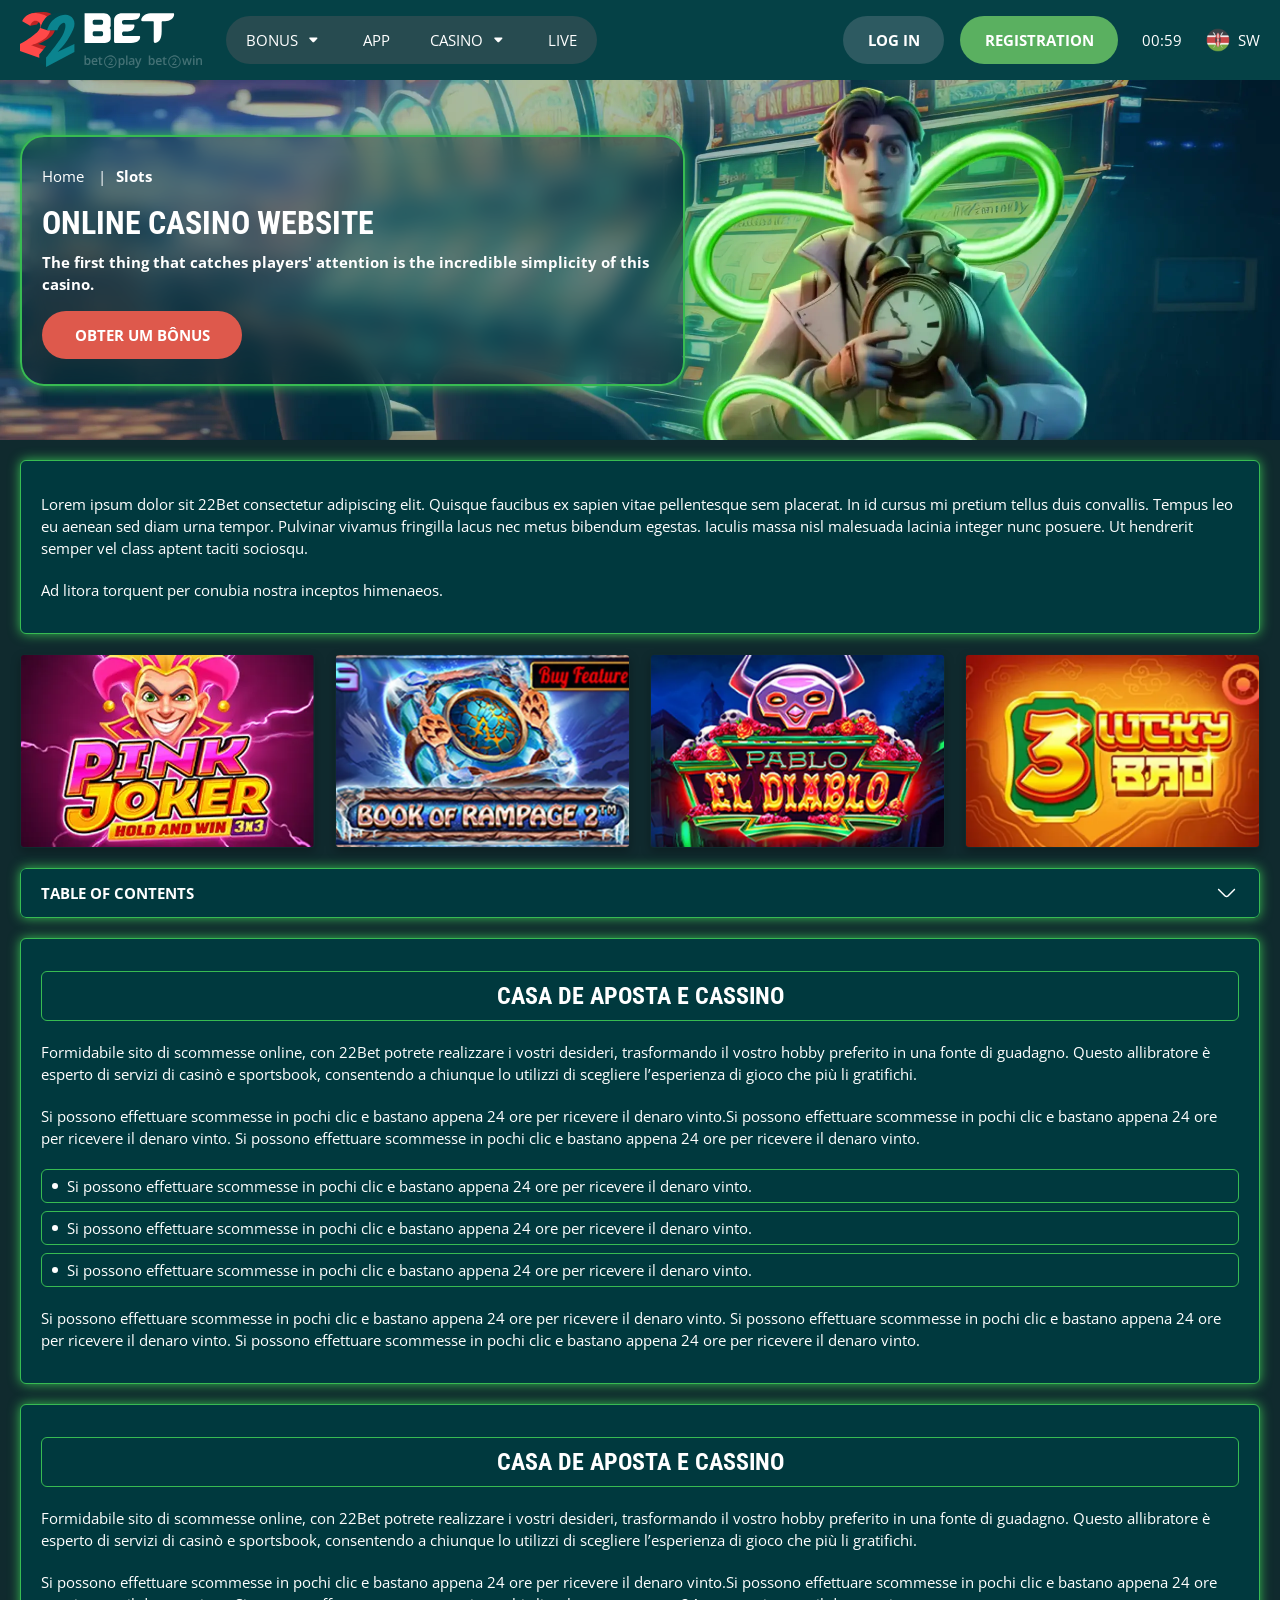
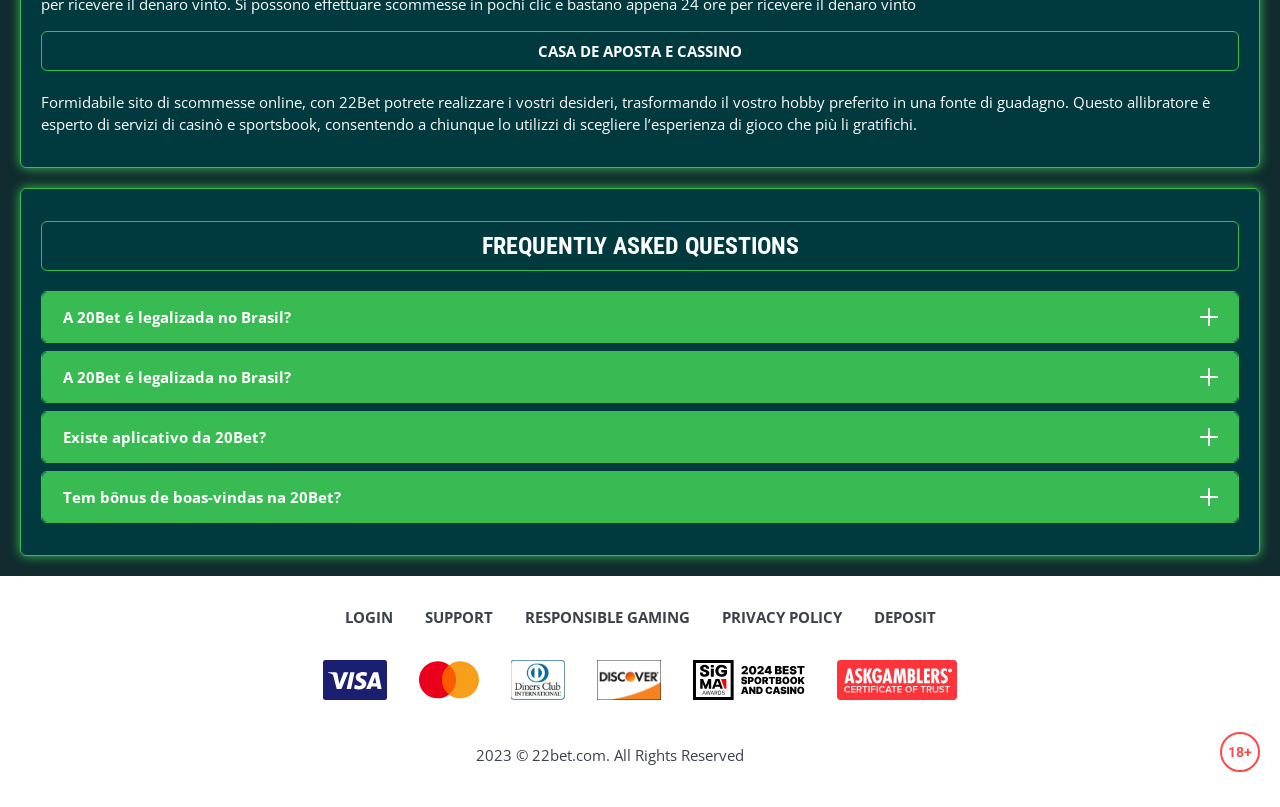
<file: slots.html>
<!DOCTYPE html>
<html lang="sw">
  <head>
    <meta charset="UTF-8" />
   
    <meta name="viewport" content="width=device-width, initial-scale=1.0" />
    <title>22Bet </title>
    <meta name="description" content />
    <meta property="og:site_name" content />
    <meta property="og:title" content />
    <meta property="og:type" content="website" />
    <meta property="og:url" content />
    <meta property="og:image" content />
    <meta property="og:image:alt" content />
    <meta property="og:locale" content="sw" />
    <meta property="og:description" content />
    <link rel="preconnect" href="https://fonts.googleapis.com" />
    <link rel="preconnect" href="https://fonts.gstatic.com" crossorigin="anonymous" />
   <link href="https://fonts.googleapis.com/css2?family=Open+Sans:ital,wght@0,300..800;1,300..800&display=swap" rel="stylesheet">
<link href="https://fonts.googleapis.com/css?family=Roboto+Condensed&display=swap" rel="stylesheet">

   <link rel="stylesheet" href="./css/reset.css" />
    <link rel="stylesheet" href="./css/main.css" />
    <link rel="stylesheet" href="./css/media.css"/>
    <link rel="icon" href="./images/Group.png" type="image/x-icon"/>
    <script
    src="https://code.jquery.com/jquery-3.6.1.min.js"
    integrity="sha256-o88AwQnZB+VDvE9tvIXrMQaPlFFSUTR+nldQm1LuPXQ="
    crossorigin="anonymous"
  ></script>
  </head>
  <body>
    <header class="header">
      <section class="content header__content">
        <a href="./index.html" class="logo header__logo"
          ><img src="./images/logo.svg" alt="logo" title
        /></a>
        <button class="header__btn-menu" >
          <svg width="16px" height="16px" viewBox="0 0 16 16" xmlns="http://www.w3.org/2000/svg">
              <rect y="0" width="16" height="3" rx="1.5"></rect>
              <rect y="6.5" width="16" height="3" rx="1.5"></rect>
              <rect y="13" width="16" height="3" rx="1.5"></rect>
            </svg>
        </button>

          <nav class="menu header__menu">
            <ul class="header__menu-list">
                
              <li class="">
              <div class="header__menu-wrapper">
                <div class="js-button-expander js-button-expander--menu" >
                <a href="./bonus.html" >
                <span>Bonus</span>
              </a>
              </div>
              <div class="header__menu-wrap js-expand-content js-expand-content--menu">
                <ul >
                  <li>
                    <a href="./freeSpins.html">
                    <span>Free Spins</span>
                  </a></li>
                  <li><a href="./promoCode.html">
                    <span>Promo Code</span>
                  </a>
                </li>
                  <li><a href="./welcomeBonus.html">
                    <span>Welcome Bonus</span>
                  </a>
                </li>
                <li><a href="./vip.html">
                    <span>VIP</span>
                  </a>
                </li>
                </ul>
              </div>
              </div>
               <a href="./bonus.html" class="header__menu-item">
                <span>Bonus</span>
              </a>
            </li>
              <li>
                <a href="./app.html">
                 App
                </a>
              </li>
              
              <li class="">
              <div class="header__menu-wrapper">
                <div class="js-button-expander js-button-expander--menu" >
                <a href="./casino.html" >
                <span> Casino</span>
              </a>
              </div>
              <div class="header__menu-wrap js-expand-content js-expand-content--menu">
                <ul >
                  <li>
                    <a href="./slots.html">
                    <span>Slots</span>
                  </a></li>
                 
                </ul>
              </div>
              </div>
               <a href="./casino.html" class="header__menu-item">
                <span>Casino</span>
              </a>
            </li>
               <li>
                <a href="./live.html">
               Live
                </a>
              </li>
              <li>
                    <a href="./freeSpins.html">
                    <span>Free Spins</span>
                  </a></li>
                  <li><a href="./promoCode.html">
                    <span>Promo Code</span>
                  </a>
                </li>
                  <li><a href="./welcomeBonus.html">
                    <span>Welcome Bonus</span>
                  </a>
                </li>
                <li><a href="./vip.html">
                    <span>VIP</span>
                  </a>
                </li>
             <li>
                    <a href="./slots.html">
                    <span>Slots</span>
                  </a></li>
             
             
            </ul>
            <div class="header__button header__button-menu " >
              <a href="#" class="button  button__login-menu">log in</a>
              <a href="#" class="button button__menu">registration</a>
            </div>
           
          </nav>
            <a href="#" class="button button__login">log in</a>
            <a href="#" class="button button__singup">registration</a>
            <div id="clock" class="header__time">00:00</div>
            <a href="" class="header__flag">
                <span><img src="./images/flag.png" alt="flag" title /></span>
                <span>sw</span>
              </a>
      </section>
    </header>
     <main class="main home main-page">
        <section class=" hero hero__page">
           
            <div class="background background-page">
              <img src="./images/slots/bg-slots.webp" alt="hero" title />
              
            </div>
            <div class="hero__wrapper hero__wrapper-page">
              <div class="hero__data hero__data-bonus">
                <ul
                class="breadcrumbs "
                
              >
                <li
                  
                >
                  <a href="#" >
                    <span >Home</span></a
                  >
                 
                </li>
                <li
                  
                >
                  <a href="#" > <span >Slots</span></a>
                 
                </li>
              </ul>
                <h1 class="title general hero__title">
                  Online Casino Website
                </h1>
                 <p class="hero__text">The first thing that catches players' attention is the incredible simplicity of this casino.</p>
               
                <a href="#" class="button  hero__button ">Obter um Bônus</a>
               
              </div>
             
            </div>
          </section>
      <section class="main__wrap main__wrap-page">
       
       <section class="content__wrapper content__wrapper-page">

         
        
       
          <section class="content article">
            <p>
             Lorem ipsum dolor sit 22Bet consectetur adipiscing elit. Quisque faucibus ex sapien vitae pellentesque sem placerat. In id cursus mi pretium tellus duis convallis. Tempus leo eu aenean sed diam urna tempor. Pulvinar vivamus fringilla lacus nec metus bibendum egestas. Iaculis massa nisl malesuada lacinia integer nunc posuere. Ut hendrerit semper vel class aptent taciti sociosqu.
            </p>
            <p>
             Ad litora torquent per conubia nostra inceptos himenaeos.
            </p>
          </section>
               <section class="content casino">
           
              <ul class="casino__list">
                <li class="casino__item">
                    <div class="casino__wrapper">
                      <img class="casino__img" src="./images/slots/card-slots1.webp" alt="" title>
                    <div class="casino__hover casino__hover-live">
                        
                        <div class="casino-box">
                            
                        <a href="#" class="button  casino__buttons">Play now</a>
                        </div>
                    </div>
                    </div>
                    
                </li>
                <li class="casino__item">
                  <div class="casino__wrapper">
                    <img class="casino__img" src="./images/slots/card-slots2.webp" alt="" title>
                <div class="casino__hover casino__hover-live">
                      
                        <div class="casino-box">
                            
                        <a href="#" class="button  casino__buttons">Play now</a>
                        </div>
                    </div>
                  </div>
                 
              </li>
              <li class="casino__item">
                <div class="casino__wrapper">
                  <img class="casino__img" src="./images/slots/card-slots3.webp" alt="" title>
               <div class="casino__hover casino__hover-live">
                        
                        <div class="casino-box">
                            
                        <a href="#" class="button  casino__buttons">Play now</a>
                        </div>
                    </div>
               
            </li>
             <li class="casino__item">
                <div class="casino__wrapper">
                  <img class="casino__img" src="./images/slots/card-slots4.webp" alt="" title>
               <div class="casino__hover casino__hover-live">
                        
                        <div class="casino-box">
                            
                        <a href="#" class="button  casino__buttons">Play now</a>
                        </div>
                    </div>
               
            </li>
           
           
    
      

              </ul>
         </section>
             
        
        
              <section class="content menu-review__content">
              

            
                <div class="menu__review-desk menu__review-content">Table of Contents</div>
                <ul class="menu__review menu__review-list">
                  <li><a href="#">Casa de Aposta e Cassino</a></li>
                    <li><a href="#">Casa de Aposta e Cassino</a></li>
                      <li><a href="#">Casa de Aposta e Cassino</a></li>
                        <li><a href="#">Casa de Aposta e Cassino</a></li>
                          <li><a href="#">Frequently Asked Questions</a></li>
                 
                </ul>
             
          
          </section>
          
        
          <section class="content article">
            <h2 class="title high article__title">Casa de Aposta e Cassino</h2>
             
            <p>
             Formidabile sito di scommesse online, con 22Bet potrete realizzare i vostri desideri, trasformando il vostro hobby preferito in una fonte di guadagno. Questo allibratore è esperto di servizi di casinò e sportsbook, consentendo a chiunque lo utilizzi di scegliere l’esperienza di gioco che più li gratifichi.
            </p>
            <p>
             Si possono effettuare scommesse in pochi clic e bastano appena 24 ore per ricevere il denaro vinto.Si possono effettuare scommesse in pochi clic e bastano appena 24 ore per ricevere il denaro vinto. Si possono effettuare scommesse in pochi clic e bastano appena 24 ore per ricevere il denaro vinto.
            </p>
           <ul>
              <li>Si possono effettuare scommesse in pochi clic e bastano appena 24 ore per ricevere il denaro vinto.</li>
              <li>Si possono effettuare scommesse in pochi clic e bastano appena 24 ore per ricevere il denaro vinto.</li>
              <li>Si possono effettuare scommesse in pochi clic e bastano appena 24 ore per ricevere il denaro vinto.</li>
            </ul>
            <p>Si possono effettuare scommesse in pochi clic e bastano appena 24 ore per ricevere il denaro vinto. Si possono effettuare scommesse in pochi clic e bastano appena 24 ore per ricevere il denaro vinto. Si possono effettuare scommesse in pochi clic e bastano appena 24 ore per ricevere il denaro vinto.</p>
          </section>
         
         
           <section class="content article">
            <h2 class="title high article__title">Casa de Aposta e Cassino</h2>
            <p>Formidabile sito di scommesse online, con 22Bet potrete realizzare i vostri desideri, trasformando il vostro hobby preferito in una fonte di guadagno. Questo allibratore è esperto di servizi di casinò e sportsbook, consentendo a chiunque lo utilizzi di scegliere l’esperienza di gioco che più li gratifichi.</p>
            <p>Si possono effettuare scommesse in pochi clic e bastano appena 24 ore per ricevere il denaro vinto.Si possono effettuare scommesse in pochi clic e bastano appena 24 ore per ricevere il denaro vinto. Si possono effettuare scommesse in pochi clic e bastano appena 24 ore per ricevere il denaro vinto</p>
            <h3>Casa de Aposta e Cassino</h3>
            <p>Formidabile sito di scommesse online, con 22Bet potrete realizzare i vostri desideri, trasformando il vostro hobby preferito in una fonte di guadagno. Questo allibratore è esperto di servizi di casinò e sportsbook, consentendo a chiunque lo utilizzi di scegliere l’esperienza di gioco che più li gratifichi.</p>
           </section>

          <section class="content faq">
            <h2 class="title high faq__title">Frequently Asked Questions</h2>
            <ul class="faq__list " >
              <li class="faq__item"  >
                <h3 class="title medium faq__subtitle js-button-expander js-button-expander--faq"  >A 20Bet é legalizada no Brasil?
                 </h3>
                <div  class="faq__answer js-expand-content js-expand-content--faq" >
                  <p  >
                    Sim, a casa de apostas tem licença emitida por Curaçao, que é reconhecida no Brasil e a permite atuar por aqui.
                  </p>
                </div>
              </li>
              <li class="faq__item"  >
                <h3 class="title medium faq__subtitle js-button-expander js-button-expander--faq"  >A 20Bet é legalizada no Brasil?</h3>
                <div class="faq__answer js-expand-content js-expand-content--faq" >
                  <p  >
                    Sim, a casa de apostas tem licença emitida por Curaçao, que é reconhecida no Brasil e a permite atuar por aqui.
                  </p>
                </div>
              </li> 
              <li class="faq__item"  >
                <h3 class="title medium faq__subtitle js-button-expander js-button-expander--faq"  >Existe aplicativo da 20Bet?</h3>
                <div class="faq__answer js-expand-content js-expand-content--faq" >
                  <p  >
                   Sim, disponível para sistemas operacionais iOS e Android.
                  </p>
                </div>
              </li> 
              <li class="faq__item"  >
                <h3 class="title medium faq__subtitle js-button-expander js-button-expander--faq"  >Tem bônus de boas-vindas na 20Bet?</h3>
                <div class="faq__answer js-expand-content js-expand-content--faq" >
                  <p  >
                   O pacote especial para novos usuários da 20Bet paga 100% sobre o primeiro depósito, com limite de 600 BRL.
                  </p>
                </div>
              </li> 
             
            </ul>
          </section>
          
        </section> 
      
        <div class=""  onclick="scrollToTop()">
          <button class="main__arrow" id="scrollToTopBtn"></button>
        </div> 
        
      </section>
    </main> 
      <footer class=" footer ">
      <section class="content footer__content">
        <ul class="footer__menu">
         <li><a href="./login.html">Login</a></li>
         <li><a href="./support.html">Support</a></li>
         <li><a href="./responsible.html">Responsible Gaming</a></li>
         <li><a href="./policy.html">Privacy Policy</a></li>
         <li><a href="./deposit.html">Deposit</a></li>
        </ul>
       
          <ul class="footer__cards-list">
           
            <li>
              <a href="#"
                ><img src="./images/visa.svg" alt="cardvisa" title
              /></a>
            </li>
            <li>
              <a href="#"
                ><img
                  src="./images/mastercard.svg"
                  alt="mastercard"
                  title
              /></a>
            </li>
            <li>
                <a href="#"
                  ><img src="./images/diners.svg" alt="diners" title
                /></a>
              </li>
              <li>
                <a href="#"
                  ><img src="./images/discover.svg" alt="discover" title
                /></a>
              </li>
              <li>
                <a href="#"
                  ><img src="./images/sigma.svg" alt="sigma" title
                /></a>
              </li>
              <li>
                <a href="#"
                  ><img src="./images/ask.svg" alt="ask" title
                /></a>
              </li>
            
          </ul>
       
        <div class="footer__wrapp">
          <div class="footer__text">
           
            <p>2023 &copy; 22bet.com. All Rights Reserved
</p>
           
          </div>
          <div class="footer__age">
            <img src="./images/age.svg" alt="age" title />
          </div>
        </div>
      
      </section>
    </footer>
    <script src="./js/arrowUp.js" defer></script>
    <script src="./js/sidebar.js" defer></script>
    <script src="./js/expander.js" defer></script>
    <script src="./js/mobile-menu.js" defer></script>
    <script src="./js/clock.js" defer></script>
  </body>
</html>
</file>
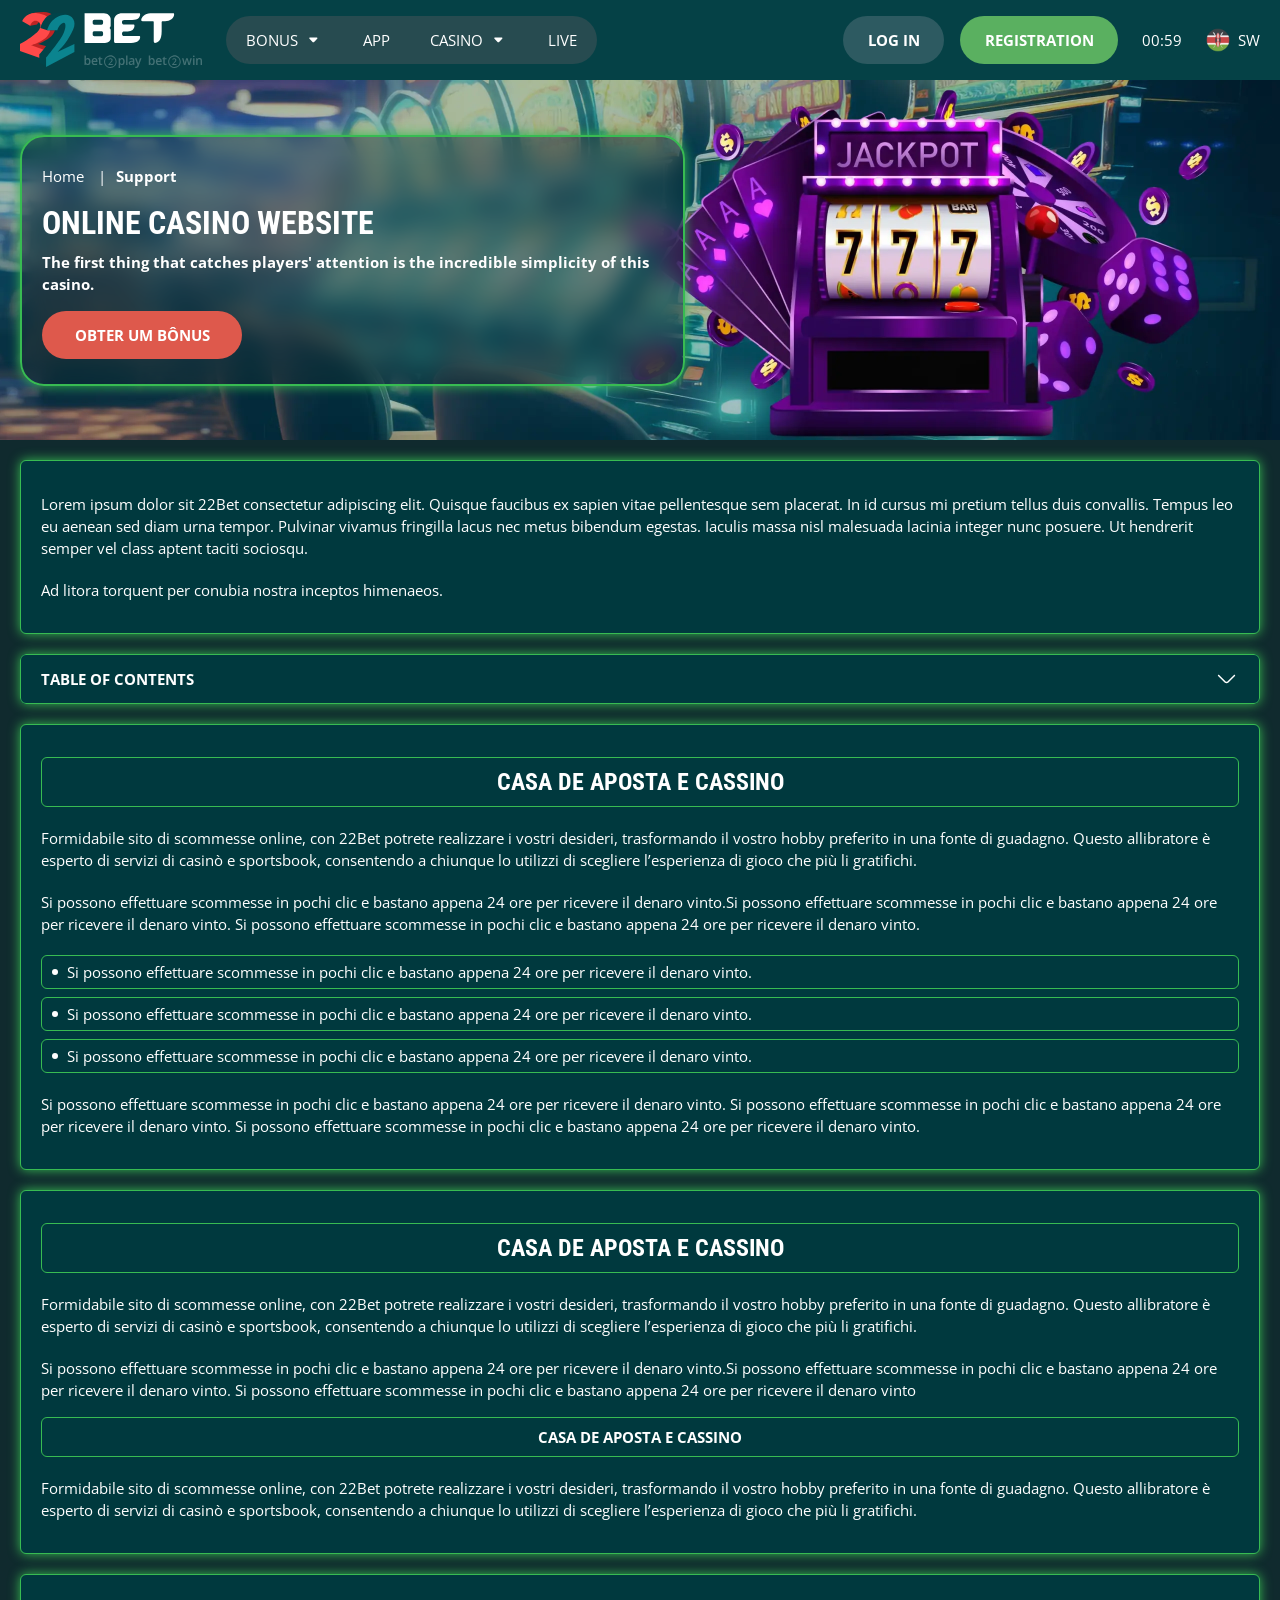
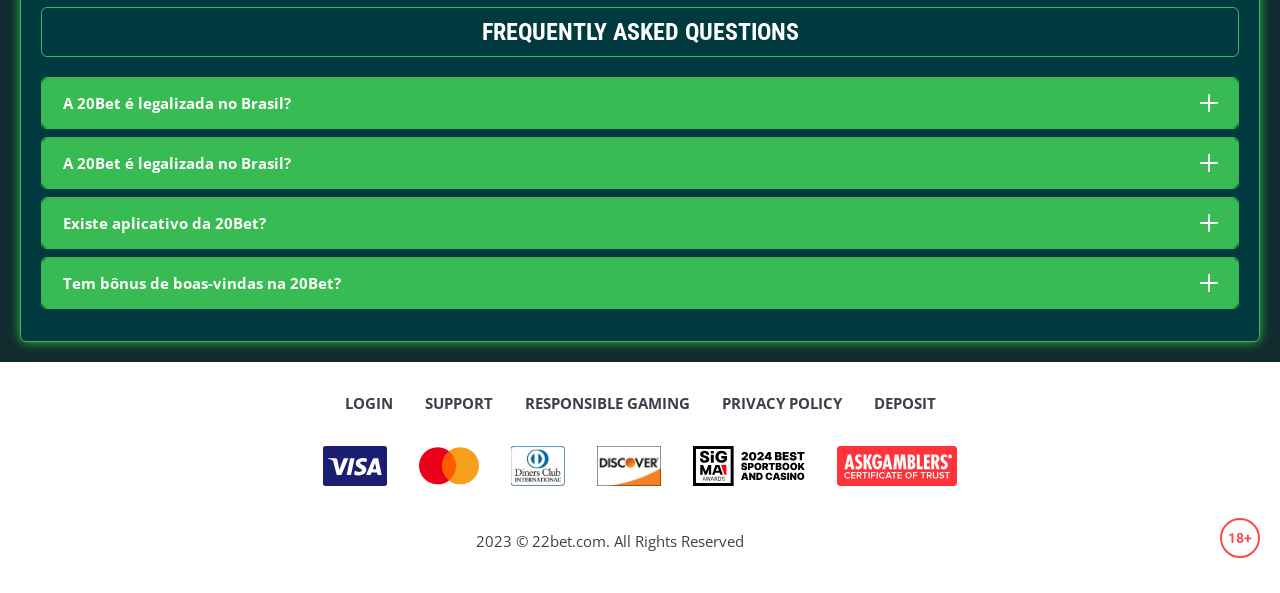
<file: support.html>
<!DOCTYPE html>
<html lang="sw">
  <head>
    <meta charset="UTF-8" />
   
    <meta name="viewport" content="width=device-width, initial-scale=1.0" />
    <title>22Bet </title>
    <meta name="description" content />
    <meta property="og:site_name" content />
    <meta property="og:title" content />
    <meta property="og:type" content="website" />
    <meta property="og:url" content />
    <meta property="og:image" content />
    <meta property="og:image:alt" content />
    <meta property="og:locale" content="sw" />
    <meta property="og:description" content />
    <link rel="preconnect" href="https://fonts.googleapis.com" />
    <link rel="preconnect" href="https://fonts.gstatic.com" crossorigin="anonymous" />
   <link href="https://fonts.googleapis.com/css2?family=Open+Sans:ital,wght@0,300..800;1,300..800&display=swap" rel="stylesheet">
<link href="https://fonts.googleapis.com/css?family=Roboto+Condensed&display=swap" rel="stylesheet">

   <link rel="stylesheet" href="./css/reset.css" />
    <link rel="stylesheet" href="./css/main.css" />
    <link rel="stylesheet" href="./css/media.css"/>
    <link rel="icon" href="./images/Group.png" type="image/x-icon"/>
    <script
    src="https://code.jquery.com/jquery-3.6.1.min.js"
    integrity="sha256-o88AwQnZB+VDvE9tvIXrMQaPlFFSUTR+nldQm1LuPXQ="
    crossorigin="anonymous"
  ></script>
  </head>
  <body>
    <header class="header">
      <section class="content header__content">
        <a href="./index.html" class="logo header__logo"
          ><img src="./images/logo.svg" alt="logo" title
        /></a>
        <button class="header__btn-menu" >
          <svg width="16px" height="16px" viewBox="0 0 16 16" xmlns="http://www.w3.org/2000/svg">
              <rect y="0" width="16" height="3" rx="1.5"></rect>
              <rect y="6.5" width="16" height="3" rx="1.5"></rect>
              <rect y="13" width="16" height="3" rx="1.5"></rect>
            </svg>
        </button>

          <nav class="menu header__menu">
            <ul class="header__menu-list">
                
              <li class="">
              <div class="header__menu-wrapper">
                <div class="js-button-expander js-button-expander--menu" >
                <a href="./bonus.html" >
                <span>Bonus</span>
              </a>
              </div>
              <div class="header__menu-wrap js-expand-content js-expand-content--menu">
                <ul >
                  <li>
                    <a href="./freeSpins.html">
                    <span>Free Spins</span>
                  </a></li>
                  <li><a href="./promoCode.html">
                    <span>Promo Code</span>
                  </a>
                </li>
                  <li><a href="./welcomeBonus.html">
                    <span>Welcome Bonus</span>
                  </a>
                </li>
                <li><a href="./vip.html">
                    <span>VIP</span>
                  </a>
                </li>
                </ul>
              </div>
              </div>
               <a href="./bonus.html" class="header__menu-item">
                <span>Bonus</span>
              </a>
            </li>
              <li>
                <a href="./app.html">
                 App
                </a>
              </li>
              
              <li class="">
              <div class="header__menu-wrapper">
                <div class="js-button-expander js-button-expander--menu" >
                <a href="./casino.html" >
                <span> Casino</span>
              </a>
              </div>
              <div class="header__menu-wrap js-expand-content js-expand-content--menu">
                <ul >
                  <li>
                    <a href="./slots.html">
                    <span>Slots</span>
                  </a></li>
                 
                </ul>
              </div>
              </div>
               <a href="./casino.html" class="header__menu-item">
                <span>Casino</span>
              </a>
            </li>
               <li>
                <a href="./live.html">
               Live
                </a>
              </li>
              <li>
                    <a href="./freeSpins.html">
                    <span>Free Spins</span>
                  </a></li>
                  <li><a href="./promoCode.html">
                    <span>Promo Code</span>
                  </a>
                </li>
                  <li><a href="./welcomeBonus.html">
                    <span>Welcome Bonus</span>
                  </a>
                </li>
                <li><a href="./vip.html">
                    <span>VIP</span>
                  </a>
                </li>
             <li>
                    <a href="./slots.html">
                    <span>Slots</span>
                  </a></li>
             
             
            </ul>
            <div class="header__button header__button-menu " >
              <a href="#" class="button  button__login-menu">log in</a>
              <a href="#" class="button button__menu">registration</a>
            </div>
           
          </nav>
            <a href="#" class="button button__login">log in</a>
            <a href="#" class="button button__singup">registration</a>
            <div id="clock" class="header__time">00:00</div>
            <a href="" class="header__flag">
                <span><img src="./images/flag.png" alt="flag" title /></span>
                <span>sw</span>
              </a>
      </section>
    </header>
     <main class="main home main-page">
        <section class=" hero hero__page">
           
            <div class="background background-page">
              <img src="./images/layout-images/bg-support.webp" alt="hero" title />
              
            </div>
            <div class="hero__wrapper hero__wrapper-page">
              <div class="hero__data hero__data-bonus">
                <ul
                class="breadcrumbs "
                
              >
                <li
                  
                >
                  <a href="#" >
                    <span >Home</span></a
                  >
                 
                </li>
                <li
                  
                >
                  <a href="#" > <span >Support</span></a>
                 
                </li>
              </ul>
                <h1 class="title general hero__title">
                  Online Casino Website
                </h1>
                 <p class="hero__text">The first thing that catches players' attention is the incredible simplicity of this casino.</p>
               
                <a href="#" class="button  hero__button ">Obter um Bônus</a>
               
              </div>
             
            </div>
          </section>
      <section class="main__wrap main__wrap-page">
       
       <section class="content__wrapper content__wrapper-page">

         
        
       
          <section class="content article">
            <p>
             Lorem ipsum dolor sit 22Bet consectetur adipiscing elit. Quisque faucibus ex sapien vitae pellentesque sem placerat. In id cursus mi pretium tellus duis convallis. Tempus leo eu aenean sed diam urna tempor. Pulvinar vivamus fringilla lacus nec metus bibendum egestas. Iaculis massa nisl malesuada lacinia integer nunc posuere. Ut hendrerit semper vel class aptent taciti sociosqu.
            </p>
            <p>
             Ad litora torquent per conubia nostra inceptos himenaeos.
            </p>
          </section>
        
        
              <section class="content menu-review__content">
              

            
                <div class="menu__review-desk menu__review-content">Table of Contents</div>
                <ul class="menu__review menu__review-list">
                  <li><a href="#">Casa de Aposta e Cassino</a></li>
                    <li><a href="#">Casa de Aposta e Cassino</a></li>
                      <li><a href="#">Casa de Aposta e Cassino</a></li>
                        <li><a href="#">Casa de Aposta e Cassino</a></li>
                          <li><a href="#">Frequently Asked Questions</a></li>
                 
                </ul>
             
          
          </section>
          
        
          <section class="content article">
            <h2 class="title high article__title">Casa de Aposta e Cassino</h2>
             
            <p>
             Formidabile sito di scommesse online, con 22Bet potrete realizzare i vostri desideri, trasformando il vostro hobby preferito in una fonte di guadagno. Questo allibratore è esperto di servizi di casinò e sportsbook, consentendo a chiunque lo utilizzi di scegliere l’esperienza di gioco che più li gratifichi.
            </p>
            <p>
             Si possono effettuare scommesse in pochi clic e bastano appena 24 ore per ricevere il denaro vinto.Si possono effettuare scommesse in pochi clic e bastano appena 24 ore per ricevere il denaro vinto. Si possono effettuare scommesse in pochi clic e bastano appena 24 ore per ricevere il denaro vinto.
            </p>
           <ul>
              <li>Si possono effettuare scommesse in pochi clic e bastano appena 24 ore per ricevere il denaro vinto.</li>
              <li>Si possono effettuare scommesse in pochi clic e bastano appena 24 ore per ricevere il denaro vinto.</li>
              <li>Si possono effettuare scommesse in pochi clic e bastano appena 24 ore per ricevere il denaro vinto.</li>
            </ul>
            <p>Si possono effettuare scommesse in pochi clic e bastano appena 24 ore per ricevere il denaro vinto. Si possono effettuare scommesse in pochi clic e bastano appena 24 ore per ricevere il denaro vinto. Si possono effettuare scommesse in pochi clic e bastano appena 24 ore per ricevere il denaro vinto.</p>
          </section>
         
         
           <section class="content article">
            <h2 class="title high article__title">Casa de Aposta e Cassino</h2>
            <p>Formidabile sito di scommesse online, con 22Bet potrete realizzare i vostri desideri, trasformando il vostro hobby preferito in una fonte di guadagno. Questo allibratore è esperto di servizi di casinò e sportsbook, consentendo a chiunque lo utilizzi di scegliere l’esperienza di gioco che più li gratifichi.</p>
            <p>Si possono effettuare scommesse in pochi clic e bastano appena 24 ore per ricevere il denaro vinto.Si possono effettuare scommesse in pochi clic e bastano appena 24 ore per ricevere il denaro vinto. Si possono effettuare scommesse in pochi clic e bastano appena 24 ore per ricevere il denaro vinto</p>
            <h3>Casa de Aposta e Cassino</h3>
            <p>Formidabile sito di scommesse online, con 22Bet potrete realizzare i vostri desideri, trasformando il vostro hobby preferito in una fonte di guadagno. Questo allibratore è esperto di servizi di casinò e sportsbook, consentendo a chiunque lo utilizzi di scegliere l’esperienza di gioco che più li gratifichi.</p>
           </section>

          <section class="content faq">
            <h2 class="title high faq__title">Frequently Asked Questions</h2>
            <ul class="faq__list " >
              <li class="faq__item"  >
                <h3 class="title medium faq__subtitle js-button-expander js-button-expander--faq"  >A 20Bet é legalizada no Brasil?
                 </h3>
                <div  class="faq__answer js-expand-content js-expand-content--faq" >
                  <p  >
                    Sim, a casa de apostas tem licença emitida por Curaçao, que é reconhecida no Brasil e a permite atuar por aqui.
                  </p>
                </div>
              </li>
              <li class="faq__item"  >
                <h3 class="title medium faq__subtitle js-button-expander js-button-expander--faq"  >A 20Bet é legalizada no Brasil?</h3>
                <div class="faq__answer js-expand-content js-expand-content--faq" >
                  <p  >
                    Sim, a casa de apostas tem licença emitida por Curaçao, que é reconhecida no Brasil e a permite atuar por aqui.
                  </p>
                </div>
              </li> 
              <li class="faq__item"  >
                <h3 class="title medium faq__subtitle js-button-expander js-button-expander--faq"  >Existe aplicativo da 20Bet?</h3>
                <div class="faq__answer js-expand-content js-expand-content--faq" >
                  <p  >
                   Sim, disponível para sistemas operacionais iOS e Android.
                  </p>
                </div>
              </li> 
              <li class="faq__item"  >
                <h3 class="title medium faq__subtitle js-button-expander js-button-expander--faq"  >Tem bônus de boas-vindas na 20Bet?</h3>
                <div class="faq__answer js-expand-content js-expand-content--faq" >
                  <p  >
                   O pacote especial para novos usuários da 20Bet paga 100% sobre o primeiro depósito, com limite de 600 BRL.
                  </p>
                </div>
              </li> 
             
            </ul>
          </section>
          
        </section> 
      
        <div class=""  onclick="scrollToTop()">
          <button class="main__arrow" id="scrollToTopBtn"></button>
        </div> 
        
      </section>
    </main> 
      <footer class=" footer ">
      <section class="content footer__content">
        <ul class="footer__menu">
         <li><a href="./login.html">Login</a></li>
         <li><a href="./support.html">Support</a></li>
         <li><a href="./responsible.html">Responsible Gaming</a></li>
         <li><a href="./policy.html">Privacy Policy</a></li>
         <li><a href="./deposit.html">Deposit</a></li>
        </ul>
       
          <ul class="footer__cards-list">
           
            <li>
              <a href="#"
                ><img src="./images/visa.svg" alt="cardvisa" title
              /></a>
            </li>
            <li>
              <a href="#"
                ><img
                  src="./images/mastercard.svg"
                  alt="mastercard"
                  title
              /></a>
            </li>
            <li>
                <a href="#"
                  ><img src="./images/diners.svg" alt="diners" title
                /></a>
              </li>
              <li>
                <a href="#"
                  ><img src="./images/discover.svg" alt="discover" title
                /></a>
              </li>
              <li>
                <a href="#"
                  ><img src="./images/sigma.svg" alt="sigma" title
                /></a>
              </li>
              <li>
                <a href="#"
                  ><img src="./images/ask.svg" alt="ask" title
                /></a>
              </li>
            
          </ul>
       
        <div class="footer__wrapp">
          <div class="footer__text">
           
            <p>2023 &copy; 22bet.com. All Rights Reserved
</p>
           
          </div>
          <div class="footer__age">
            <img src="./images/age.svg" alt="age" title />
          </div>
        </div>
      
      </section>
    </footer>
    <script src="./js/arrowUp.js" defer></script>
    <script src="./js/sidebar.js" defer></script>
    <script src="./js/expander.js" defer></script>
    <script src="./js/mobile-menu.js" defer></script>
    <script src="./js/clock.js" defer></script>
  </body>
</html>
</file>
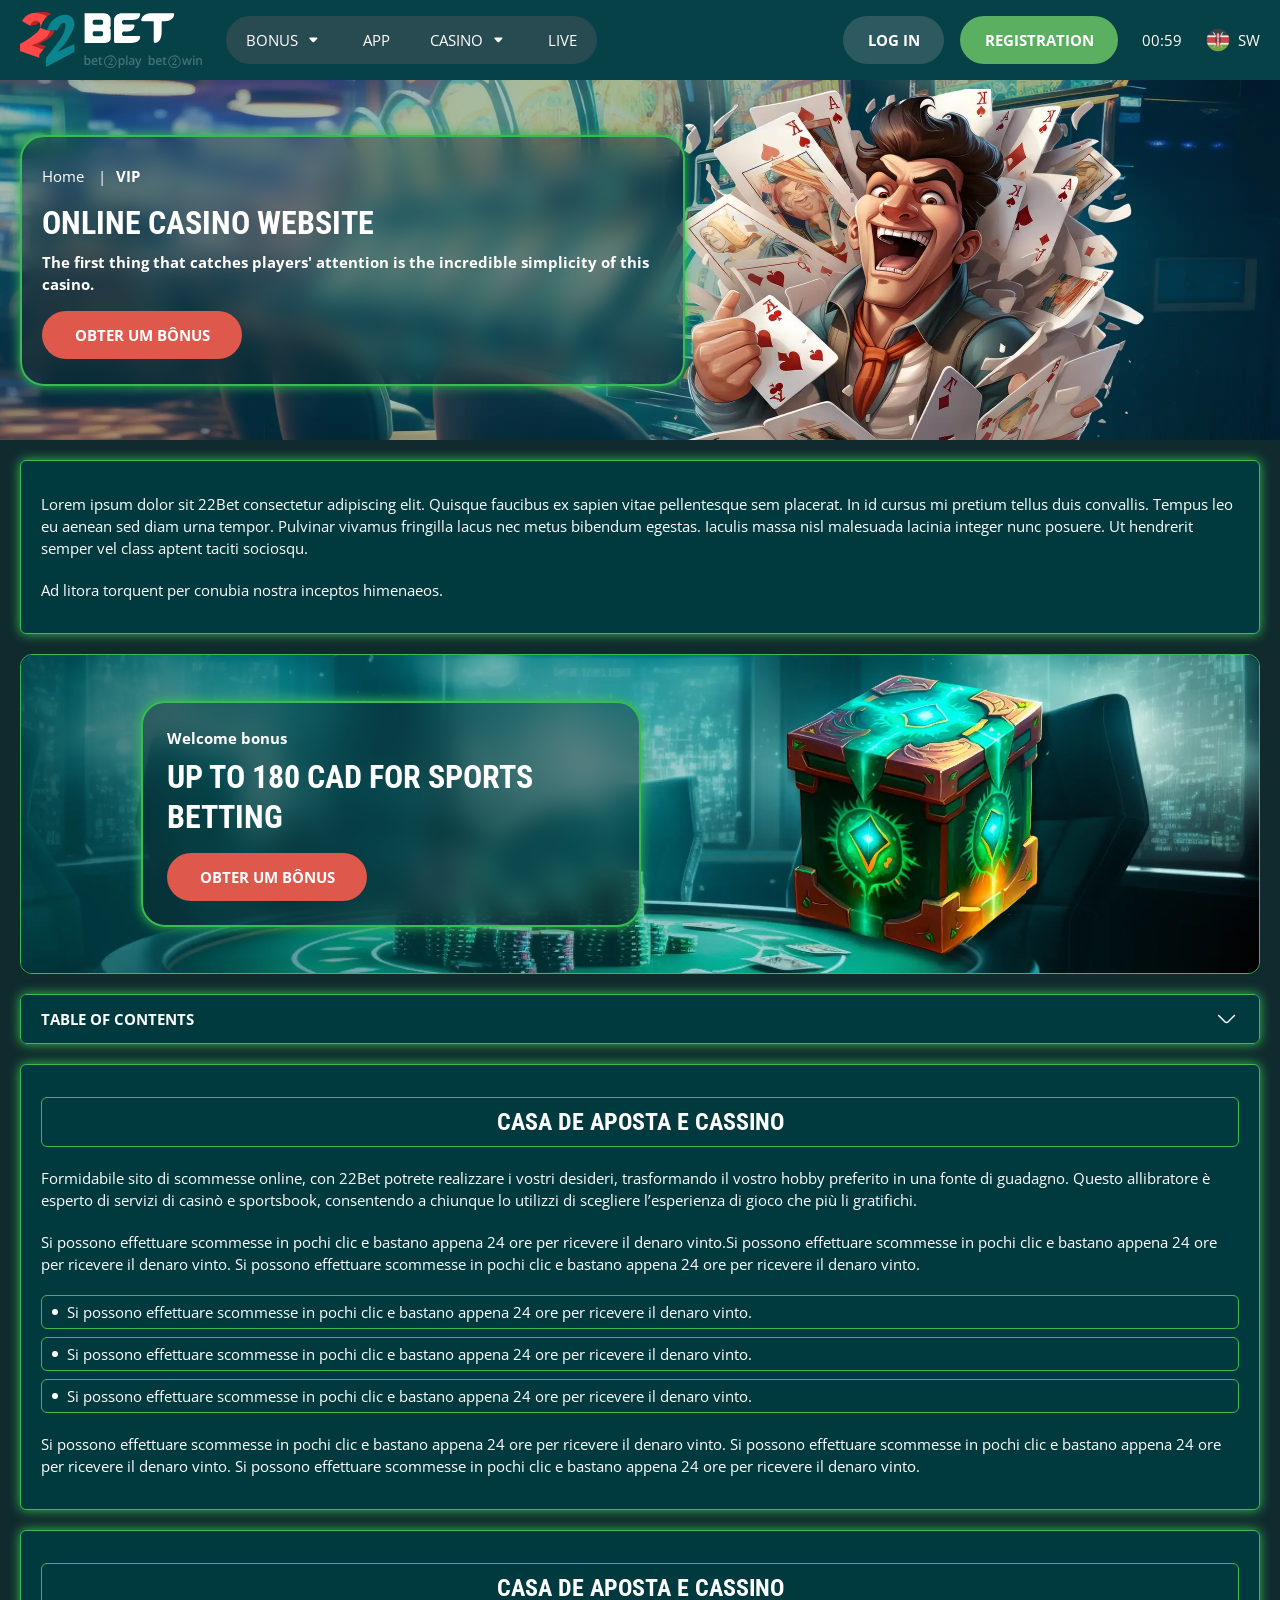
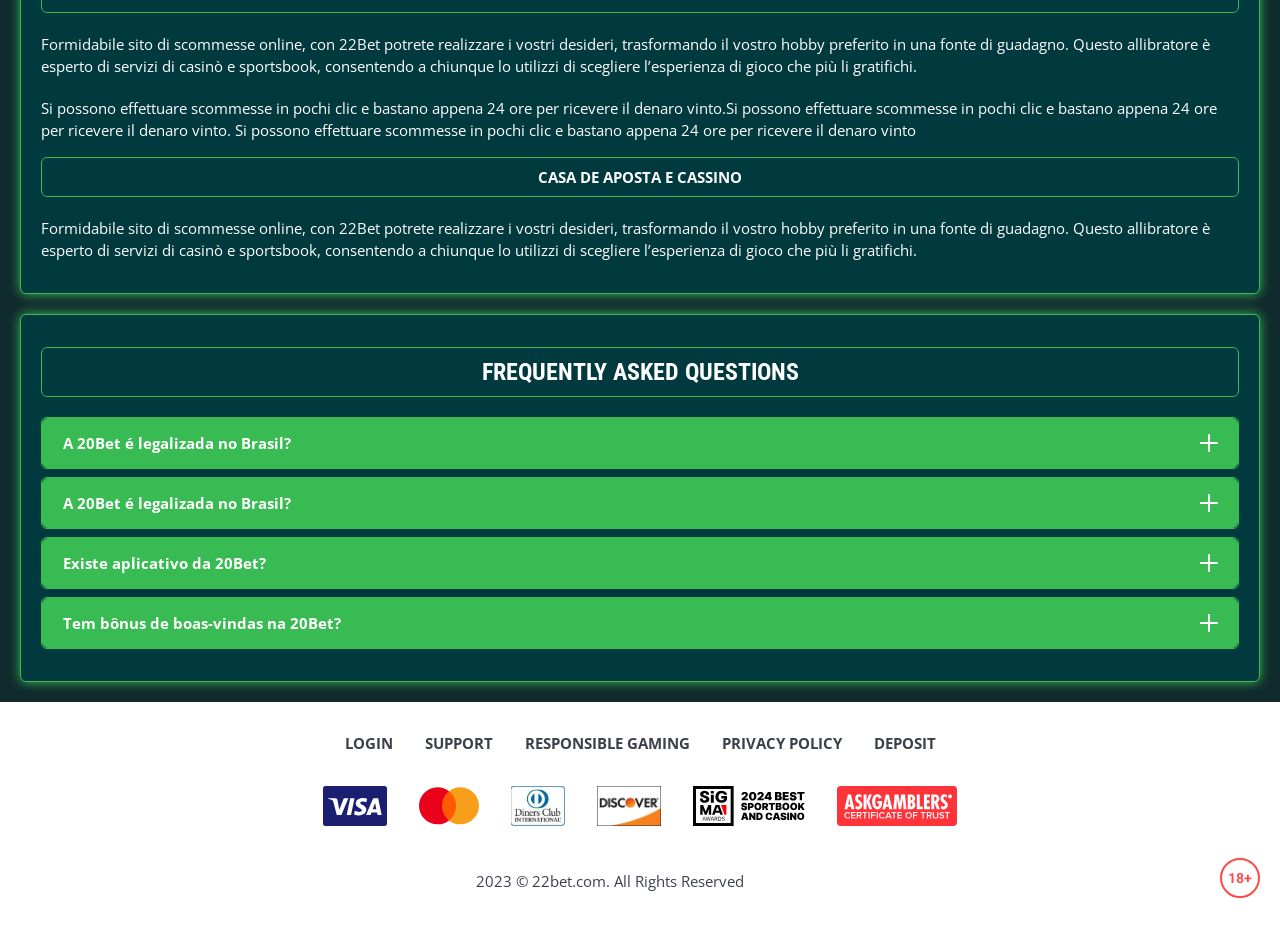
<file: vip.html>
<!DOCTYPE html>
<html lang="sw">
  <head>
    <meta charset="UTF-8" />
   
    <meta name="viewport" content="width=device-width, initial-scale=1.0" />
    <title>22Bet </title>
    <meta name="description" content />
    <meta property="og:site_name" content />
    <meta property="og:title" content />
    <meta property="og:type" content="website" />
    <meta property="og:url" content />
    <meta property="og:image" content />
    <meta property="og:image:alt" content />
    <meta property="og:locale" content="sw" />
    <meta property="og:description" content />
    <link rel="preconnect" href="https://fonts.googleapis.com" />
    <link rel="preconnect" href="https://fonts.gstatic.com" crossorigin="anonymous" />
   <link href="https://fonts.googleapis.com/css2?family=Open+Sans:ital,wght@0,300..800;1,300..800&display=swap" rel="stylesheet">
<link href="https://fonts.googleapis.com/css?family=Roboto+Condensed&display=swap" rel="stylesheet">

   <link rel="stylesheet" href="./css/reset.css" />
    <link rel="stylesheet" href="./css/main.css" />
    <link rel="stylesheet" href="./css/media.css"/>
    <link rel="icon" href="./images/Group.png" type="image/x-icon"/>
    <script
    src="https://code.jquery.com/jquery-3.6.1.min.js"
    integrity="sha256-o88AwQnZB+VDvE9tvIXrMQaPlFFSUTR+nldQm1LuPXQ="
    crossorigin="anonymous"
  ></script>
  </head>
  <body>
    <header class="header">
      <section class="content header__content">
        <a href="./index.html" class="logo header__logo"
          ><img src="./images/logo.svg" alt="logo" title
        /></a>
        <button class="header__btn-menu" >
          <svg width="16px" height="16px" viewBox="0 0 16 16" xmlns="http://www.w3.org/2000/svg">
              <rect y="0" width="16" height="3" rx="1.5"></rect>
              <rect y="6.5" width="16" height="3" rx="1.5"></rect>
              <rect y="13" width="16" height="3" rx="1.5"></rect>
            </svg>
        </button>

          <nav class="menu header__menu">
            <ul class="header__menu-list">
                
              <li class="">
              <div class="header__menu-wrapper">
                <div class="js-button-expander js-button-expander--menu" >
                <a href="./bonus.html" >
                <span>Bonus</span>
              </a>
              </div>
              <div class="header__menu-wrap js-expand-content js-expand-content--menu">
                <ul >
                  <li>
                    <a href="./freeSpins.html">
                    <span>Free Spins</span>
                  </a></li>
                  <li><a href="./promoCode.html">
                    <span>Promo Code</span>
                  </a>
                </li>
                  <li><a href="./welcomeBonus.html">
                    <span>Welcome Bonus</span>
                  </a>
                </li>
                <li><a href="./vip.html">
                    <span>VIP</span>
                  </a>
                </li>
                </ul>
              </div>
              </div>
               <a href="./bonus.html" class="header__menu-item">
                <span>Bonus</span>
              </a>
            </li>
              <li>
                <a href="./app.html">
                 App
                </a>
              </li>
              
              <li class="">
              <div class="header__menu-wrapper">
                <div class="js-button-expander js-button-expander--menu" >
                <a href="./casino.html" >
                <span> Casino</span>
              </a>
              </div>
              <div class="header__menu-wrap js-expand-content js-expand-content--menu">
                <ul >
                  <li>
                    <a href="./slots.html">
                    <span>Slots</span>
                  </a></li>
                 
                </ul>
              </div>
              </div>
               <a href="./casino.html" class="header__menu-item">
                <span>Casino</span>
              </a>
            </li>
               <li>
                <a href="./live.html">
               Live
                </a>
              </li>
              <li>
                    <a href="./freeSpins.html">
                    <span>Free Spins</span>
                  </a></li>
                  <li><a href="./promoCode.html">
                    <span>Promo Code</span>
                  </a>
                </li>
                  <li><a href="./welcomeBonus.html">
                    <span>Welcome Bonus</span>
                  </a>
                </li>
                <li><a href="./vip.html">
                    <span>VIP</span>
                  </a>
                </li>
             <li>
                    <a href="./slots.html">
                    <span>Slots</span>
                  </a></li>
             
             
            </ul>
            <div class="header__button header__button-menu " >
              <a href="#" class="button  button__login-menu">log in</a>
              <a href="#" class="button button__menu">registration</a>
            </div>
           
          </nav>
            <a href="#" class="button button__login">log in</a>
            <a href="#" class="button button__singup">registration</a>
            <div id="clock" class="header__time">00:00</div>
            <a href="" class="header__flag">
                <span><img src="./images/flag.png" alt="flag" title /></span>
                <span>sw</span>
              </a>
      </section>
    </header>
     <main class="main home main-page">
        <section class=" hero hero__page">
           
            <div class="background ">
              <img src="./images/layout-images/bg-vip.webp" alt="hero" title />
              
            </div>
            <div class="hero__wrapper hero__wrapper-page">
              <div class="hero__data hero__data-bonus">
                <ul
                class="breadcrumbs "
                
              >
                <li
                  
                >
                  <a href="#" >
                    <span >Home</span></a
                  >
                 
                </li>
                <li
                  
                >
                  <a href="#" > <span >VIP</span></a>
                 
                </li>
              </ul>
                <h1 class="title general hero__title">
                  Online Casino Website
                </h1>
                 <p class="hero__text">The first thing that catches players' attention is the incredible simplicity of this casino.</p>
               
                <a href="#" class="button  hero__button ">Obter um Bônus</a>
               
              </div>
             
            </div>
          </section>
      <section class="main__wrap main__wrap-page">
       
       <section class="content__wrapper content__wrapper-page">

         
        
       
          <section class="content article">
            <p>
             Lorem ipsum dolor sit 22Bet consectetur adipiscing elit. Quisque faucibus ex sapien vitae pellentesque sem placerat. In id cursus mi pretium tellus duis convallis. Tempus leo eu aenean sed diam urna tempor. Pulvinar vivamus fringilla lacus nec metus bibendum egestas. Iaculis massa nisl malesuada lacinia integer nunc posuere. Ut hendrerit semper vel class aptent taciti sociosqu.
            </p>
            <p>
             Ad litora torquent per conubia nostra inceptos himenaeos.
            </p>
          </section>
         
             
             <section class="content banner">
            <div class="background  ">
              
              <img src="./images/layout-images/banner-vip.webp" alt="banner" title />
              
            </div>
            <div class="banner__info">
               <p class="banner__subtitle">Welcome bonus</p>
              <h2 class="title high banner__title-main">
                 
               up to 180 CAD
for sports betting
              </h2>
            
              <a href="#" class="button banner__button">Obter um Bônus</a>
            </div>
          </section>
        
              <section class="content menu-review__content">
              

            
                <div class="menu__review-desk menu__review-content">Table of Contents</div>
                <ul class="menu__review menu__review-list">
                  <li><a href="#">Casa de Aposta e Cassino</a></li>
                    <li><a href="#">Casa de Aposta e Cassino</a></li>
                      <li><a href="#">Casa de Aposta e Cassino</a></li>
                        <li><a href="#">Casa de Aposta e Cassino</a></li>
                          <li><a href="#">Frequently Asked Questions</a></li>
                 
                </ul>
             
          
          </section>
          
        
          <section class="content article">
            <h2 class="title high article__title">Casa de Aposta e Cassino</h2>
             
            <p>
             Formidabile sito di scommesse online, con 22Bet potrete realizzare i vostri desideri, trasformando il vostro hobby preferito in una fonte di guadagno. Questo allibratore è esperto di servizi di casinò e sportsbook, consentendo a chiunque lo utilizzi di scegliere l’esperienza di gioco che più li gratifichi.
            </p>
            <p>
             Si possono effettuare scommesse in pochi clic e bastano appena 24 ore per ricevere il denaro vinto.Si possono effettuare scommesse in pochi clic e bastano appena 24 ore per ricevere il denaro vinto. Si possono effettuare scommesse in pochi clic e bastano appena 24 ore per ricevere il denaro vinto.
            </p>
           <ul>
              <li>Si possono effettuare scommesse in pochi clic e bastano appena 24 ore per ricevere il denaro vinto.</li>
              <li>Si possono effettuare scommesse in pochi clic e bastano appena 24 ore per ricevere il denaro vinto.</li>
              <li>Si possono effettuare scommesse in pochi clic e bastano appena 24 ore per ricevere il denaro vinto.</li>
            </ul>
            <p>Si possono effettuare scommesse in pochi clic e bastano appena 24 ore per ricevere il denaro vinto. Si possono effettuare scommesse in pochi clic e bastano appena 24 ore per ricevere il denaro vinto. Si possono effettuare scommesse in pochi clic e bastano appena 24 ore per ricevere il denaro vinto.</p>
          </section>
         
         
           <section class="content article">
            <h2 class="title high article__title">Casa de Aposta e Cassino</h2>
            <p>Formidabile sito di scommesse online, con 22Bet potrete realizzare i vostri desideri, trasformando il vostro hobby preferito in una fonte di guadagno. Questo allibratore è esperto di servizi di casinò e sportsbook, consentendo a chiunque lo utilizzi di scegliere l’esperienza di gioco che più li gratifichi.</p>
            <p>Si possono effettuare scommesse in pochi clic e bastano appena 24 ore per ricevere il denaro vinto.Si possono effettuare scommesse in pochi clic e bastano appena 24 ore per ricevere il denaro vinto. Si possono effettuare scommesse in pochi clic e bastano appena 24 ore per ricevere il denaro vinto</p>
            <h3>Casa de Aposta e Cassino</h3>
            <p>Formidabile sito di scommesse online, con 22Bet potrete realizzare i vostri desideri, trasformando il vostro hobby preferito in una fonte di guadagno. Questo allibratore è esperto di servizi di casinò e sportsbook, consentendo a chiunque lo utilizzi di scegliere l’esperienza di gioco che più li gratifichi.</p>
           </section>

          <section class="content faq">
            <h2 class="title high faq__title">Frequently Asked Questions</h2>
            <ul class="faq__list " >
              <li class="faq__item"  >
                <h3 class="title medium faq__subtitle js-button-expander js-button-expander--faq"  >A 20Bet é legalizada no Brasil?
                 </h3>
                <div  class="faq__answer js-expand-content js-expand-content--faq" >
                  <p  >
                    Sim, a casa de apostas tem licença emitida por Curaçao, que é reconhecida no Brasil e a permite atuar por aqui.
                  </p>
                </div>
              </li>
              <li class="faq__item"  >
                <h3 class="title medium faq__subtitle js-button-expander js-button-expander--faq"  >A 20Bet é legalizada no Brasil?</h3>
                <div class="faq__answer js-expand-content js-expand-content--faq" >
                  <p  >
                    Sim, a casa de apostas tem licença emitida por Curaçao, que é reconhecida no Brasil e a permite atuar por aqui.
                  </p>
                </div>
              </li> 
              <li class="faq__item"  >
                <h3 class="title medium faq__subtitle js-button-expander js-button-expander--faq"  >Existe aplicativo da 20Bet?</h3>
                <div class="faq__answer js-expand-content js-expand-content--faq" >
                  <p  >
                   Sim, disponível para sistemas operacionais iOS e Android.
                  </p>
                </div>
              </li> 
              <li class="faq__item"  >
                <h3 class="title medium faq__subtitle js-button-expander js-button-expander--faq"  >Tem bônus de boas-vindas na 20Bet?</h3>
                <div class="faq__answer js-expand-content js-expand-content--faq" >
                  <p  >
                   O pacote especial para novos usuários da 20Bet paga 100% sobre o primeiro depósito, com limite de 600 BRL.
                  </p>
                </div>
              </li> 
             
            </ul>
          </section>
          
        </section> 
      
        <div class=""  onclick="scrollToTop()">
          <button class="main__arrow" id="scrollToTopBtn"></button>
        </div> 
        
      </section>
    </main> 
       <footer class=" footer ">
      <section class="content footer__content">
        <ul class="footer__menu">
         <li><a href="./login.html">Login</a></li>
         <li><a href="./support.html">Support</a></li>
         <li><a href="./responsible.html">Responsible Gaming</a></li>
         <li><a href="./policy.html">Privacy Policy</a></li>
         <li><a href="./deposit.html">Deposit</a></li>
        </ul>
       
          <ul class="footer__cards-list">
           
            <li>
              <a href="#"
                ><img src="./images/visa.svg" alt="cardvisa" title
              /></a>
            </li>
            <li>
              <a href="#"
                ><img
                  src="./images/mastercard.svg"
                  alt="mastercard"
                  title
              /></a>
            </li>
            <li>
                <a href="#"
                  ><img src="./images/diners.svg" alt="diners" title
                /></a>
              </li>
              <li>
                <a href="#"
                  ><img src="./images/discover.svg" alt="discover" title
                /></a>
              </li>
              <li>
                <a href="#"
                  ><img src="./images/sigma.svg" alt="sigma" title
                /></a>
              </li>
              <li>
                <a href="#"
                  ><img src="./images/ask.svg" alt="ask" title
                /></a>
              </li>
            
          </ul>
       
        <div class="footer__wrapp">
          <div class="footer__text">
           
            <p>2023 &copy; 22bet.com. All Rights Reserved
</p>
           
          </div>
          <div class="footer__age">
            <img src="./images/age.svg" alt="age" title />
          </div>
        </div>
      
      </section>
    </footer>
    <script src="./js/arrowUp.js" defer></script>
    <script src="./js/sidebar.js" defer></script>
    <script src="./js/expander.js" defer></script>
    <script src="./js/mobile-menu.js" defer></script>
    <script src="./js/clock.js" defer></script>
  </body>
</html>
</file>
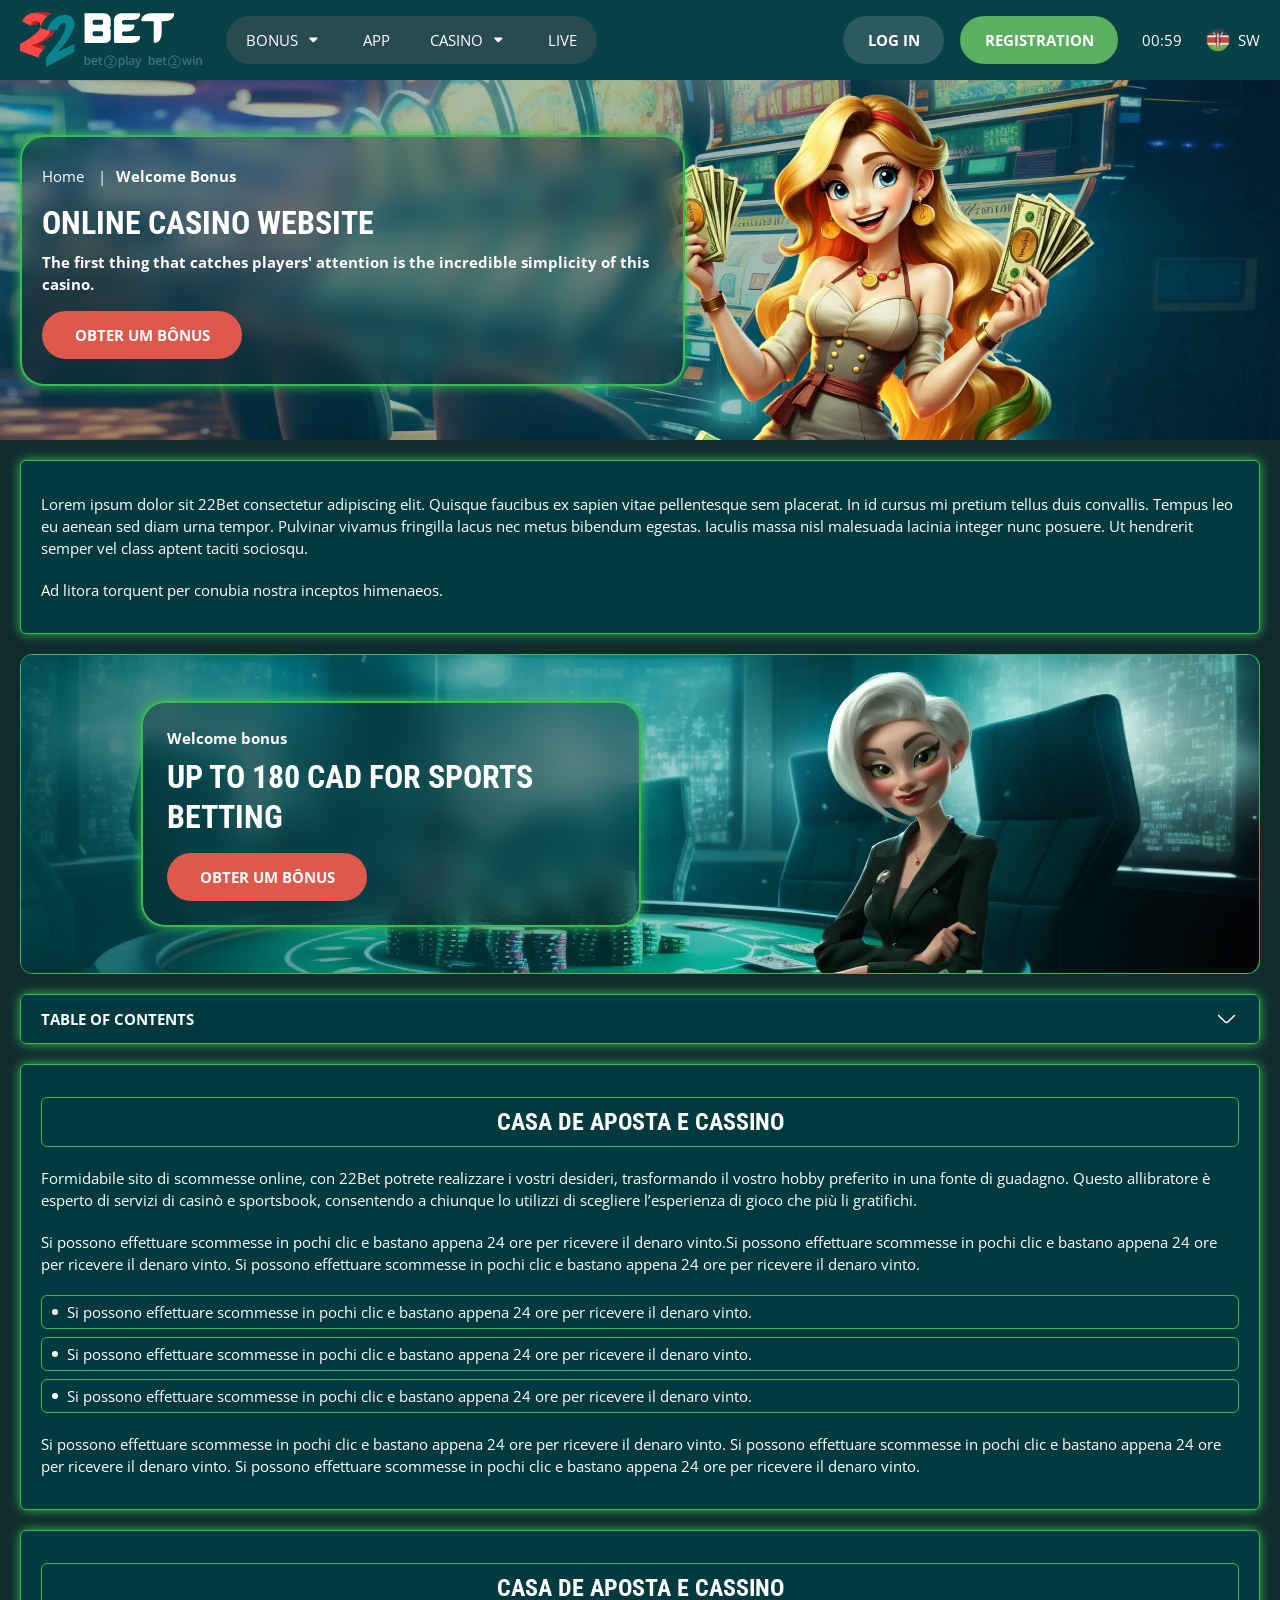
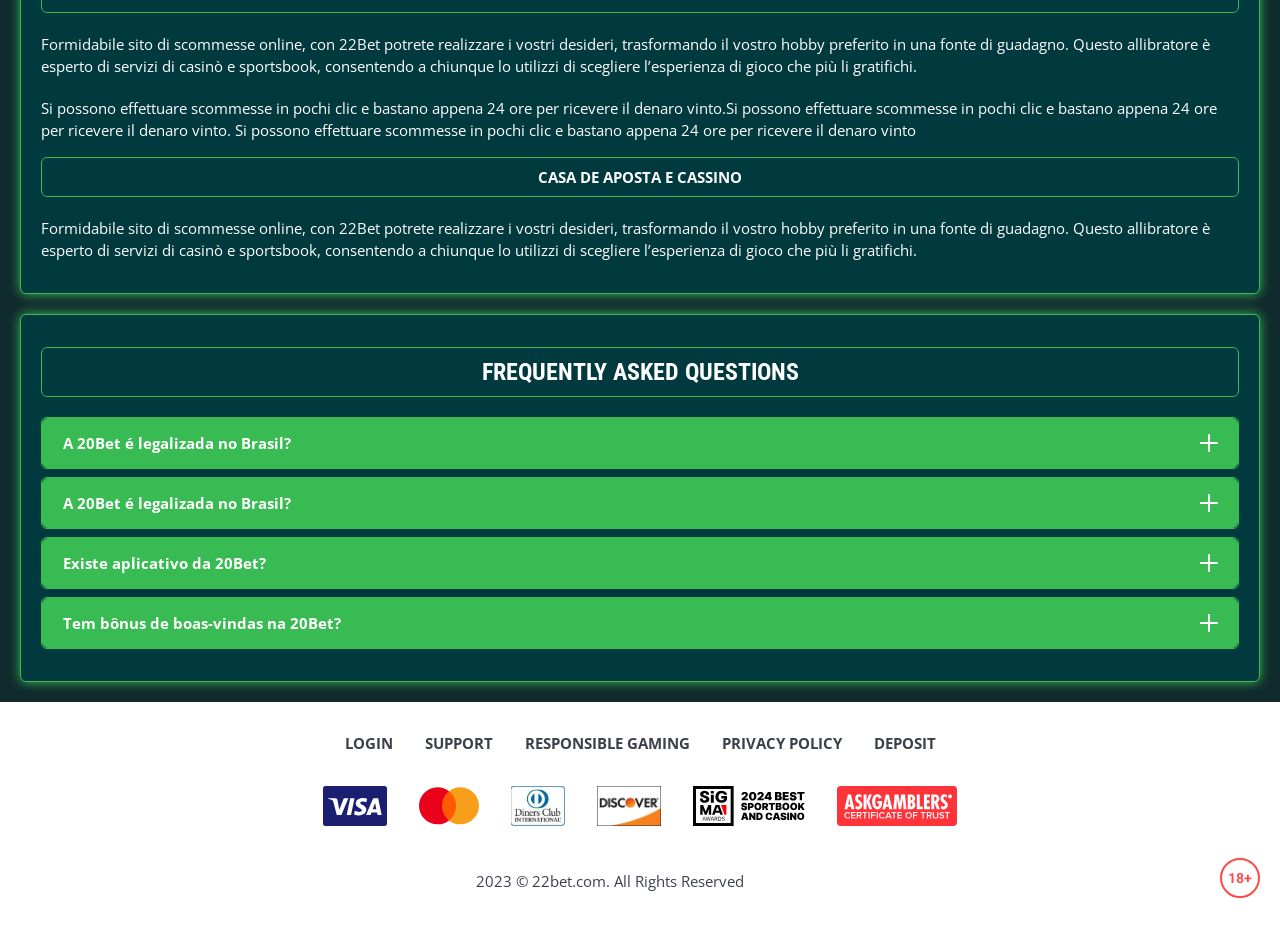
<file: welcomeBonus.html>
<!DOCTYPE html>
<html lang="sw">
  <head>
    <meta charset="UTF-8" />
   
    <meta name="viewport" content="width=device-width, initial-scale=1.0" />
    <title>22Bet </title>
    <meta name="description" content />
    <meta property="og:site_name" content />
    <meta property="og:title" content />
    <meta property="og:type" content="website" />
    <meta property="og:url" content />
    <meta property="og:image" content />
    <meta property="og:image:alt" content />
    <meta property="og:locale" content="sw" />
    <meta property="og:description" content />
    <link rel="preconnect" href="https://fonts.googleapis.com" />
    <link rel="preconnect" href="https://fonts.gstatic.com" crossorigin="anonymous" />
   <link href="https://fonts.googleapis.com/css2?family=Open+Sans:ital,wght@0,300..800;1,300..800&display=swap" rel="stylesheet">
<link href="https://fonts.googleapis.com/css?family=Roboto+Condensed&display=swap" rel="stylesheet">

   <link rel="stylesheet" href="./css/reset.css" />
    <link rel="stylesheet" href="./css/main.css" />
    <link rel="stylesheet" href="./css/media.css"/>
    <link rel="icon" href="./images/Group.png" type="image/x-icon"/>
    <script
    src="https://code.jquery.com/jquery-3.6.1.min.js"
    integrity="sha256-o88AwQnZB+VDvE9tvIXrMQaPlFFSUTR+nldQm1LuPXQ="
    crossorigin="anonymous"
  ></script>
  </head>
  <body>
    <header class="header">
      <section class="content header__content">
        <a href="./index.html" class="logo header__logo"
          ><img src="./images/logo.svg" alt="logo" title
        /></a>
        <button class="header__btn-menu" >
          <svg width="16px" height="16px" viewBox="0 0 16 16" xmlns="http://www.w3.org/2000/svg">
              <rect y="0" width="16" height="3" rx="1.5"></rect>
              <rect y="6.5" width="16" height="3" rx="1.5"></rect>
              <rect y="13" width="16" height="3" rx="1.5"></rect>
            </svg>
        </button>

          <nav class="menu header__menu">
            <ul class="header__menu-list">
                
              <li class="">
              <div class="header__menu-wrapper">
                <div class="js-button-expander js-button-expander--menu" >
                <a href="./bonus.html" >
                <span>Bonus</span>
              </a>
              </div>
              <div class="header__menu-wrap js-expand-content js-expand-content--menu">
                <ul >
                  <li>
                    <a href="./freeSpins.html">
                    <span>Free Spins</span>
                  </a></li>
                  <li><a href="./promoCode.html">
                    <span>Promo Code</span>
                  </a>
                </li>
                  <li><a href="./welcomeBonus.html">
                    <span>Welcome Bonus</span>
                  </a>
                </li>
                <li><a href="./vip.html">
                    <span>VIP</span>
                  </a>
                </li>
                </ul>
              </div>
              </div>
               <a href="./bonus.html" class="header__menu-item">
                <span>Bonus</span>
              </a>
            </li>
              <li>
                <a href="./app.html">
                 App
                </a>
              </li>
              
              <li class="">
              <div class="header__menu-wrapper">
                <div class="js-button-expander js-button-expander--menu" >
                <a href="./casino.html" >
                <span> Casino</span>
              </a>
              </div>
              <div class="header__menu-wrap js-expand-content js-expand-content--menu">
                <ul >
                  <li>
                    <a href="./slots.html">
                    <span>Slots</span>
                  </a></li>
                 
                </ul>
              </div>
              </div>
               <a href="./casino.html" class="header__menu-item">
                <span>Casino</span>
              </a>
            </li>
               <li>
                <a href="./live.html">
               Live
                </a>
              </li>
              <li>
                    <a href="./freeSpins.html">
                    <span>Free Spins</span>
                  </a></li>
                  <li><a href="./promoCode.html">
                    <span>Promo Code</span>
                  </a>
                </li>
                  <li><a href="./welcomeBonus.html">
                    <span>Welcome Bonus</span>
                  </a>
                </li>
                <li><a href="./vip.html">
                    <span>VIP</span>
                  </a>
                </li>
             <li>
                    <a href="./slots.html">
                    <span>Slots</span>
                  </a></li>
             
             
            </ul>
            <div class="header__button header__button-menu " >
              <a href="#" class="button  button__login-menu">log in</a>
              <a href="#" class="button button__menu">registration</a>
            </div>
           
          </nav>
            <a href="#" class="button button__login">log in</a>
            <a href="#" class="button button__singup">registration</a>
            <div id="clock" class="header__time">00:00</div>
            <a href="" class="header__flag">
                <span><img src="./images/flag.png" alt="flag" title /></span>
                <span>sw</span>
              </a>
      </section>
    </header>
     <main class="main home main-page">
        <section class=" hero hero__page">
           
            <div class="background background-page">
              <img src="./images/layout-images/bg-welcome.webp" alt="hero" title />
              
            </div>
            <div class="hero__wrapper hero__wrapper-page">
              <div class="hero__data hero__data-bonus">
                <ul
                class="breadcrumbs "
                
              >
                <li
                  
                >
                  <a href="#" >
                    <span >Home</span></a
                  >
                 
                </li>
                <li
                  
                >
                  <a href="#" > <span >Welcome Bonus</span></a>
                 
                </li>
              </ul>
                <h1 class="title general hero__title">
                  Online Casino Website
                </h1>
                 <p class="hero__text">The first thing that catches players' attention is the incredible simplicity of this casino.</p>
               
                <a href="#" class="button  hero__button ">Obter um Bônus</a>
               
              </div>
             
            </div>
          </section>
      <section class="main__wrap main__wrap-page">
       
       <section class="content__wrapper content__wrapper-page">

         
        
       
          <section class="content article">
            <p>
             Lorem ipsum dolor sit 22Bet consectetur adipiscing elit. Quisque faucibus ex sapien vitae pellentesque sem placerat. In id cursus mi pretium tellus duis convallis. Tempus leo eu aenean sed diam urna tempor. Pulvinar vivamus fringilla lacus nec metus bibendum egestas. Iaculis massa nisl malesuada lacinia integer nunc posuere. Ut hendrerit semper vel class aptent taciti sociosqu.
            </p>
            <p>
             Ad litora torquent per conubia nostra inceptos himenaeos.
            </p>
          </section>
         
             
             <section class="content banner">
            <div class="background  banner__backgroundPage">
              
              <img src="./images/layout-images/banner-welcome.webp" alt="banner" title />
              
            </div>
            <div class="banner__info">
               <p class="banner__subtitle">Welcome bonus</p>
              <h2 class="title high banner__title-main">
                 
               up to 180 CAD
for sports betting
              </h2>
            
              <a href="#" class="button banner__button">Obter um Bônus</a>
            </div>
          </section>
        
              <section class="content menu-review__content">
              

            
                <div class="menu__review-desk menu__review-content">Table of Contents</div>
                <ul class="menu__review menu__review-list">
                  <li><a href="#">Casa de Aposta e Cassino</a></li>
                    <li><a href="#">Casa de Aposta e Cassino</a></li>
                      <li><a href="#">Casa de Aposta e Cassino</a></li>
                        <li><a href="#">Casa de Aposta e Cassino</a></li>
                          <li><a href="#">Frequently Asked Questions</a></li>
                 
                </ul>
             
          
          </section>
          
        
          <section class="content article">
            <h2 class="title high article__title">Casa de Aposta e Cassino</h2>
             
            <p>
             Formidabile sito di scommesse online, con 22Bet potrete realizzare i vostri desideri, trasformando il vostro hobby preferito in una fonte di guadagno. Questo allibratore è esperto di servizi di casinò e sportsbook, consentendo a chiunque lo utilizzi di scegliere l’esperienza di gioco che più li gratifichi.
            </p>
            <p>
             Si possono effettuare scommesse in pochi clic e bastano appena 24 ore per ricevere il denaro vinto.Si possono effettuare scommesse in pochi clic e bastano appena 24 ore per ricevere il denaro vinto. Si possono effettuare scommesse in pochi clic e bastano appena 24 ore per ricevere il denaro vinto.
            </p>
           <ul>
              <li>Si possono effettuare scommesse in pochi clic e bastano appena 24 ore per ricevere il denaro vinto.</li>
              <li>Si possono effettuare scommesse in pochi clic e bastano appena 24 ore per ricevere il denaro vinto.</li>
              <li>Si possono effettuare scommesse in pochi clic e bastano appena 24 ore per ricevere il denaro vinto.</li>
            </ul>
            <p>Si possono effettuare scommesse in pochi clic e bastano appena 24 ore per ricevere il denaro vinto. Si possono effettuare scommesse in pochi clic e bastano appena 24 ore per ricevere il denaro vinto. Si possono effettuare scommesse in pochi clic e bastano appena 24 ore per ricevere il denaro vinto.</p>
          </section>
         
         
           <section class="content article">
            <h2 class="title high article__title">Casa de Aposta e Cassino</h2>
            <p>Formidabile sito di scommesse online, con 22Bet potrete realizzare i vostri desideri, trasformando il vostro hobby preferito in una fonte di guadagno. Questo allibratore è esperto di servizi di casinò e sportsbook, consentendo a chiunque lo utilizzi di scegliere l’esperienza di gioco che più li gratifichi.</p>
            <p>Si possono effettuare scommesse in pochi clic e bastano appena 24 ore per ricevere il denaro vinto.Si possono effettuare scommesse in pochi clic e bastano appena 24 ore per ricevere il denaro vinto. Si possono effettuare scommesse in pochi clic e bastano appena 24 ore per ricevere il denaro vinto</p>
            <h3>Casa de Aposta e Cassino</h3>
            <p>Formidabile sito di scommesse online, con 22Bet potrete realizzare i vostri desideri, trasformando il vostro hobby preferito in una fonte di guadagno. Questo allibratore è esperto di servizi di casinò e sportsbook, consentendo a chiunque lo utilizzi di scegliere l’esperienza di gioco che più li gratifichi.</p>
           </section>

          <section class="content faq">
            <h2 class="title high faq__title">Frequently Asked Questions</h2>
            <ul class="faq__list " >
              <li class="faq__item"  >
                <h3 class="title medium faq__subtitle js-button-expander js-button-expander--faq"  >A 20Bet é legalizada no Brasil?
                 </h3>
                <div  class="faq__answer js-expand-content js-expand-content--faq" >
                  <p  >
                    Sim, a casa de apostas tem licença emitida por Curaçao, que é reconhecida no Brasil e a permite atuar por aqui.
                  </p>
                </div>
              </li>
              <li class="faq__item"  >
                <h3 class="title medium faq__subtitle js-button-expander js-button-expander--faq"  >A 20Bet é legalizada no Brasil?</h3>
                <div class="faq__answer js-expand-content js-expand-content--faq" >
                  <p  >
                    Sim, a casa de apostas tem licença emitida por Curaçao, que é reconhecida no Brasil e a permite atuar por aqui.
                  </p>
                </div>
              </li> 
              <li class="faq__item"  >
                <h3 class="title medium faq__subtitle js-button-expander js-button-expander--faq"  >Existe aplicativo da 20Bet?</h3>
                <div class="faq__answer js-expand-content js-expand-content--faq" >
                  <p  >
                   Sim, disponível para sistemas operacionais iOS e Android.
                  </p>
                </div>
              </li> 
              <li class="faq__item"  >
                <h3 class="title medium faq__subtitle js-button-expander js-button-expander--faq"  >Tem bônus de boas-vindas na 20Bet?</h3>
                <div class="faq__answer js-expand-content js-expand-content--faq" >
                  <p  >
                   O pacote especial para novos usuários da 20Bet paga 100% sobre o primeiro depósito, com limite de 600 BRL.
                  </p>
                </div>
              </li> 
             
            </ul>
          </section>
          
        </section> 
      
        <div class=""  onclick="scrollToTop()">
          <button class="main__arrow" id="scrollToTopBtn"></button>
        </div> 
        
      </section>
    </main> 
   <footer class=" footer ">
      <section class="content footer__content">
        <ul class="footer__menu">
         <li><a href="./login.html">Login</a></li>
         <li><a href="./support.html">Support</a></li>
         <li><a href="./responsible.html">Responsible Gaming</a></li>
         <li><a href="./policy.html">Privacy Policy</a></li>
         <li><a href="./deposit.html">Deposit</a></li>
        </ul>
       
          <ul class="footer__cards-list">
           
            <li>
              <a href="#"
                ><img src="./images/visa.svg" alt="cardvisa" title
              /></a>
            </li>
            <li>
              <a href="#"
                ><img
                  src="./images/mastercard.svg"
                  alt="mastercard"
                  title
              /></a>
            </li>
            <li>
                <a href="#"
                  ><img src="./images/diners.svg" alt="diners" title
                /></a>
              </li>
              <li>
                <a href="#"
                  ><img src="./images/discover.svg" alt="discover" title
                /></a>
              </li>
              <li>
                <a href="#"
                  ><img src="./images/sigma.svg" alt="sigma" title
                /></a>
              </li>
              <li>
                <a href="#"
                  ><img src="./images/ask.svg" alt="ask" title
                /></a>
              </li>
            
          </ul>
       
        <div class="footer__wrapp">
          <div class="footer__text">
           
            <p>2023 &copy; 22bet.com. All Rights Reserved
</p>
           
          </div>
          <div class="footer__age">
            <img src="./images/age.svg" alt="age" title />
          </div>
        </div>
      
      </section>
    </footer>
    <script src="./js/arrowUp.js" defer></script>
    <script src="./js/sidebar.js" defer></script>
    <script src="./js/expander.js" defer></script>
    <script src="./js/mobile-menu.js" defer></script>
    <script src="./js/clock.js" defer></script>
  </body>
</html>
</file>
<file: css/main.css>
html{
    -webkit-text-size-adjust: 100%;
    scroll-behavior: smooth;
  }
  
  body {
      display: block;
      position: relative;
      width: 100%;
      background: #2C626A;
background: #102A2E;

      font-family: 'Open Sans', sans-serif;
      font-size: 15px;
      font-weight: 400;
      line-height: 22px;
      text-align: left;
      color: #FFFFFF;
      overflow-x: hidden;
    }
  
    
    .content {
      display: block;
      position: relative;
      width: 100%;
      max-width: 1020px;
      max-width: 100%;
      /* overflow: hidden; */
      border-radius: 6px;
    background: #00393E;

border: 1px solid #38BB52;
box-shadow: 0px 0px 12px 0px #38BB52;

      padding:32px 20px;
      margin: 0 auto 20px auto;
    }
    
    h1,
    h2,
    h3,
    h4,
    .title {
      display: block;
      position: relative;
      font-size: 32px;
      font-weight: 700;
      line-height: 40px;
      text-align: center;
      color: #ffffff;
    }
    
    h1,
    .title.general {
      text-transform: uppercase;
    }
    
    h2,
    .title.high {
      display: flex;
      align-items: center;
      justify-content:center;
      font-size: 24px;
      line-height: 32px;
      color: #ffffff;
   background: transparent;
border: 1px solid #38BB52;
      text-transform: uppercase;
      font-family: 'Roboto Condensed', sans-serif;
   
    padding: 8px 20px;
   border-radius: 6px;
    }

    
    h3,
    title.medium {
      font-size: 15px;
      line-height: 22px;
      text-align:center;
       color: #ffffff;
 background: transparent;
border: 1px solid #38BB52;
      text-transform: uppercase;
      
    padding: 8px 20px;
   border-radius: 6px;
    }
    
    article > *,
    .article > *,
    .desk > * {
      margin-top: 20px;
    }
    
    article > *:first-child,
    .article > *:first-child,
    .desk > *:first-child {
      margin-top: 0 !important;
    }
    
    article > h2,
    .article > h2,
    .desk > h2 {
      margin-top: 32px;
    }
    
    article > h3,
    .article > h3,
    .desk > h3 {
      margin-top: 16px;
    }
    
    .button {
      
      position: relative;
    display: inline-block;
      min-width: 200px;
      height: 48px;
      border-radius: 50px;
      background: #DE594C;

      overflow: hidden;
      font-size: 15px;
      font-weight: 700;
      line-height: 22px;
      text-align: center;
      text-decoration: none;
      text-transform: uppercase;
      color: #ffffff;
      white-space: nowrap;
      cursor: pointer;
      padding: 13px 24px;
      margin: 0 auto;
    
      transition: all 0.5s;
    }
    
    .button:hover {
      background: #2DB155;

    }
    
    
    .header,
    .main ,.footer {
      display: flex;
      position: relative;
      justify-content: space-between;
      align-items: center;
     
      max-width: 1440px;
      max-width: 100%;
      
      margin: 0 auto;
    }
    
    .background{
      display: block;
      position: absolute;
      bottom: 0;left: 0;
      height: 100%;
      width: 100%;
      overflow: hidden;
    }
    
    .background img{
      position: relative;
      width: 100%;height: 100%;object-fit: cover;
      
    }

    .background-page img{
      border-radius: 0;
    }
    
    .images img{
      border-radius: 6px;
      width: 100%;
      height: 100%;
      overflow: hidden;
      display: block;
    }

    .faq {
      overflow-anchor: none;
    }
    
    /* -------------------HEADER---------------- */
    .header {
      position: fixed;
      top: 0;
      left: 0;
      right: 0;
      width: 100%;
      z-index: 100;
      background: #054146;
      
    }
    
    .header__content {
      position: relative;
      display: flex;
      flex-direction: row;
      align-items: center;
      justify-content: space-between;
      max-width: 1600px;
      max-height: 80px;
      box-shadow: none;
      border: none;
      border-radius: 0;
      background: #054146;
      padding: 16px 30px;
      margin: 0 auto;
    }
    
    .logo {
      display: block;
      position: relative;
      flex: 0 0 182px;
      margin-right: 24px;
    }
    
    .logo img {
      display: block;
      position: relative;
      width: auto;
      max-height: 56px;
    }
    
    .logo:hover{
      transform: scale(1.1);
    }
    .header__menu {
      display: flex;
      white-space: nowrap;
      max-height: calc(100vh - 70px);
        scrollbar-width: none; 
  -ms-overflow-style: none; 
    
    }
    .header__menu::-webkit-scrollbar {
  display: none; 
}
    
    
    .header__menu-list {
      display: flex;
      justify-content: center;
      align-items: center;
      white-space: nowrap;
      flex: 1 1 auto;
      
     background: #274B50;
      border-radius: 50px;
     


    }
    .header__menu-list li {
      display: block;
      padding:  13px 20px;
    }
    
    .header__menu-list li a {
      display: inline-flex;
      position: relative;
      align-items: center;
      font-weight: 400;
      font-size: 15px;
      line-height: 22px;
      text-transform: uppercase;
      color:#FFFFFF;
      transition: all 0.5s;
     
    }
    
    .header__menu-list li:hover {
     background: #3D5D62;
border-radius: 50px;
      
    }
    
    .menu a{
      display: none;
    }
    
  
    span {
      display: inline-block;
    }
    
    .header__menu-list a img,
    .header__flag img {
      width: 24px;
      height: 24px;
      vertical-align: middle;
    }
    
    /* .header__menu-list a span:last-child {
      margin-left: 16px;
    } */
    
    .header__flag span:first-child {
      flex: 0 1 24px;
      margin-right: 8px;
      
    }

    .header__menu-wrap {
    display: none;
    display: block;
    position: absolute;
    left: 0;
    top: 55px;
    min-width: 120px;
    height: auto;
    background: #103A3E;

    border-radius: 6px;
    padding: 8px 16px;
    z-index: 100;
    overflow-y: hidden;
}

.header__menu-wrap ul{
  display: flex;
  flex-direction: column;
  gap: 8px;
}
.header__menu-wrap ul li{
  padding: 0;
}

.header__menu-wrap ul li:hover{
  background: none;
  
}
.header__menu-list li:first-child a ,.header__menu-list li:nth-child(3) a{
    position: relative;
    padding-right: 25px;
}

.header__menu-list .header__menu-item {
    display: none;
}

.header__menu-list li:first-child .header__menu-item {
    padding-left: 0;
}


.header__menu-list > li {
  position: relative;
}

.header__menu-wrap ul li:nth-last-child(-n+4){
  display: block;
}

.header__menu-list li:nth-last-child(-n+5) {
    display: none;
}

.header__menu-list li .header__menu-wrap ul li a{
  color:#FFFFFF !important;
  padding-right: 12px;
}

.header__menu-list li .header__menu-wrap ul li a:hover{
text-decoration: underline !important;
}

.header__menu-list li .header__menu-wrap ul li a::after{
  display: none;
}

.header__menu-wrap.js-expand-content.expanded {
  height: auto;
}
.header__menu-list li:first-child a::after, .header__menu-list li:nth-child(3) a::after{
  content: '';
  display: block;position: absolute;
  width: 20px;height: 20px;
  right: 0;
  top: 50%;
  transform: translateY(-50%);
  background: url(../images/menu-arrowDown.svg) no-repeat center center / contain;
  transition: transform 0.5s ease;
}

.header__menu-list li:first-child.active a::after,.header__menu-list li:nth-child(3).active a::after{
transform: translateY(-50%) rotate(180deg);
}

.header__menu-list li:first-child:hover a::after,.header__menu-list li:nth-child(3):hover a::after{
transform: translateY(-50%) rotate(180deg);
}

li.active .header__menu-wrap{
display: flex;
  gap: 8px;
}
    .header__flag {
      display: flex
;
    align-items: center;
      margin-left: 24px;
      color:#ffffff;
      text-transform: uppercase;
    }

    .button__login{
        margin-left: auto;
    }

    .button__login{
      line-height: 22px;
        min-width: 101px;
       background: #2D5A61;
        padding: 13px 24px;
        margin: 0 16px 0 auto;
    }
    
 .button__singup{
  line-height: 22px;
  min-width: 158px;
  padding: 13px 24px;
  background: #5AB060;

    margin: 0;
 }

 .button__singup:hover{
  background: #185A61;
 }
    .header__time{
        color:#FFFFFF;
        position: relative;
        margin-left: 24px;
    }

   
    .button__login:hover {
      background: #2DB155;
    }
    
    .header__btn-menu{
      display: block;
      flex: 0 1 auto;
      min-width: 0;
      border:1px solid #ffffff; 
      border-radius: 10px;
      background: #054146;

      padding: 12px;
      margin-left: 12px;
      order: 3;
     
      
    }
    
    
    svg {
      position: relative;
      fill: #ffffff;
      line-height: 1;
      vertical-align: 1;
    }
    
     
    
     
    
    
    /* ------------------ MAIN------------- */
    .main.home{
      display: flex;
     
    }
    
    .main__wrap {
      display: flex;
      position: relative;
      flex: 1 1 100%;
      justify-content: center;
      align-items: stretch;
      max-width: 1440px;
      padding: 20px 30px;
      margin: 0 auto;
    }
    
    
    
   
    .menu__review-content::after {
      content: "";
      position: absolute;
      right: 20px;
      top:50%;
      transform: translateY(-50%);
      width: 24px;
      height: 24px;
     background: url(../images/sidebar-arrowDown.svg) no-repeat center center / contain;
      transition:  all 0.5s;
    }

   
    
   
    
    .menu__review-content.active::after {
      transform: translateY(-50%) rotate(180deg);
    }
    
    .menu-review__content{
     overflow: hidden;
      padding: 0;
      margin-bottom: 20px;
      /* background: #ffffff; */
     border: none;
      border-radius: 6px;
    }
  
    .menu__review-content{
      position: relative;
      padding:13px 60px 13px 20px;
      color: #ffffff;
      font-weight: 700;
     border-radius: 6px;
      text-transform: uppercase;
background: #00393E;

border: 1px solid #38BB52;

    }

    
    .menu__review-content.active{
   box-shadow: 0px 0px 8px 0px #38BB52;

      border-radius: 6px ;
    }
    
    .menu__review li a {
     color: #ffffff;
      position: relative;
      display: flex;
    }
  
    .menu__review li:hover a{
   color: #38BB52;
      font-weight: 700;
      font-size: 15px;
      
    }

    .menu__review li:hover{
      /* border-left: 2px solid #054146; */
     
    }
   
   
     
    .menu__review.active{
      display: block;
     

      
    }
    .menu__review-list{
      padding: 0;
    }
    .menu__review-list li{
      padding: 8px 16px;
    }
    .content__wrapper {
      
    
      flex: 0 1 100% ;
    }

    
  
      
    /* -----------hero ----------- */
    .content__wrapper{
      position: relative;
       
     
    
    }
    
    .hero{
      padding: 0;
      min-height: 360px;
      display: flex;
      background:none;
  box-shadow: none;
      align-items: center;
      padding: 24px 24px 24px 0;
  }
    
    .hero__wrapper {
     
      display: flex;
      align-items: center;
     
    }
    .decor__background, .decor__background1{
      position: absolute;
      top: 0;bottom: 0;right: 0;
     
    }

    .decor__background1{
right: unset;
left: 0;
    }
  
    .hero__data{
    display: block;
      position: relative;
        max-width: 665px;
        z-index: 1;
  background: #102A2E6B;

border: 2px solid #38BB52;
backdrop-filter: blur(12px);

box-shadow: 0px 0px 12px 0px #38BB52;

border-radius: 24px;
        text-align: left;
      padding: 24px; 
    }

    .hero__title{
      margin-bottom: 8px;
      text-align: left;
      font-family: 'Roboto Condensed', sans-serif;
      
    }
  
    .hero__data p{
      color:#ffffff;
      font-weight: 700;
      text-transform: none;
      margin-bottom: 16px;
    }
    
    
    .hero__rating {
      display: flex;
      font-weight: 700;
      align-items: center;
      justify-content: flex-start;
      text-transform: uppercase;
      color:#ffffff;
      margin-bottom: 16px;
    }
    
    .hero__rating p{
       text-transform: uppercase;
     margin-right: 10px;
     margin-bottom: 0;
    
     
    }
    .hero__button{
      display: inline-block;
    
      
      
      
      
    }

    .hero__data  li:nth-child(1) span{
      font-weight: 400;
      padding-left: 0;
    }
    .hero__data span{
      font-size: 15px;
      font-weight: 700;
      line-height: 18px;
     
        color:#FFFFFF;
        white-space: nowrap;
    }

    
    
   .hero__data .hero__span{
      font-weight: 400;
      font-size: 12px;line-height: 18px;
      color:#ffffff;
    }
    
    
    
 

/* ------------features------ */
.features{
  /* background: none; */
  /* border: none;
  box-shadow: none;
  padding: 0; */
}
.features__wrap {
  display: flex;
  gap:20px;
}
.features__list,
.features__table {
  width: calc(50% - 10px);
  
  border-radius: 6px;
  

}

.features__title{
  margin-bottom: 16px;

}

.features__list li {
  display: flex;
  gap: 8px;
  position: relative;
   padding: 8px 16px ;
}

/* .features__list li + li,
.features__table tr + tr {
  margin-top: 8px;
} */

.features__table tr,.features__list li{
background: #00393E;

border: 1px solid #38BB52;
flex-direction: row;
border-radius: 6px;
align-items: center;
text-align: center;
  color:#ffffff;
}

.features__table tr + tr,.features__list li + li{
  margin-top: 0px;
}
.features__table {
border-collapse: separate;
display: flex;
width: 100%;
gap: 20px;
}

.features__table tbody{
  width: 100%;
  display: grid;
  grid-template-columns: repeat(2,1fr);
  gap: 16px;
}

.features__table tr {
  font-weight: 700;
  display: flex;
 
  padding: 8px 12px ;
  gap: 10px;
}

.features__table tr td:last-child{
  font-weight: 400;
  
}

.features__table tr td:first-child{
  font-weight: 700;
  text-transform: uppercase;
 display: flex;
 display: flex;align-items: center;
 gap: 8px;
}

.features__table tr td img{
  width: 34px;height: auto;
  display: block;
}

.features__table td {
  width: 100%;
  text-align: left;
}



/* -------------banner---------------- */

.banner {
  display: flex;
  align-items: center;
  justify-content:flex-start;
  overflow: hidden;
  width: 100%;
  min-height: 320px;
  padding:  20px 20px 20px 120px ;
  background: transparent;
 
  box-shadow: none;
    border-radius: 12px;
    margin-bottom: 20px;

  
}

.banner__end {
  justify-content: flex-end;
  padding: 20px ;
}

.banner__info {
  display: flex;
 
 
  flex-direction: column;
  align-items: flex-start;
  position: relative;
  max-width: 500px;
  background: #102A2E6B;
border: 2px solid #38BB52;
  text-align: left;
 backdrop-filter: blur(12px);

box-shadow: 0px 0px 12px 0px #38BB52;

  border-radius: 24px;
  padding: 24px;
}

.banner .banner__title-main {
  flex-direction: column;
  align-items:flex-start;
  width: auto;
  font-family: 'Roboto Condensed', sans-serif;
  font-weight: 700;
  line-height: 40px;
  font-size: 32px;
  width: 90%;
  border: none;
  box-shadow: none;
  color: #ffffff;
  background: none;
  text-align: left;
  border-bottom: none;
  text-transform: uppercase;
  margin-bottom: 16px;
  padding: 0;
  padding-right: 0;
  border-left: none;
}

.banner .banner__title::after,.banner .banner__title-main::before, .banner .banner__title-main::after {
  display: none;
  
}

.banner__subtitle{
  position: relative;
  color: #FFFFFF;
  font-size: 15px;
  line-height: 22px;
  font-weight: 700;
  text-align: left;
  text-transform: none;
  
  margin-bottom: 8px;
  
}



.banner__button {
  
 margin-left:0;
}



   
        /* ----------------review------------- */
    
      
        .article {
          display: flex;
          flex-direction: column;
        }
        .article ul li{
          position: relative;
          padding-left: 15px;
          background: transparent;
  border: 1px solid #38BB52;
color: #ffffff;
          border-radius: 6px;
          padding: 5px 5px 5px 25px;
        }
    
        .article ul li + li,.article ol li + li{
          margin-top: 8px;
        }
    
        .article ul li::before{
          content:'';
          position: absolute;
          left: 10px;
          top:50%;
          transform: translateY(-50%);
          width: 6px;height: 6px;
          border-radius: 50%;
          background:#ffffff;
        }

        .article-page ul li::before{

          background:#054146;
        }

       

       
    
    
        .article  .button{
          margin: 20px auto 0 0;
          

        }

        .article__background .article__button:hover{
          background: #2E9344;

        }
  
    

        .article a:not(.button){
            color:#DE594C; 
            font-weight: 700;
        }

        /* для нумерованного списка */

.article ol {
  counter-reset: ol;
  position: relative;

  
}

.article ol li {
  counter-increment: ol; 
  position: relative;
  background: transparent;

color: #ffffff;
background: transparent;
border: 1px solid #38BB52;
   border-radius: 6px;
  padding-left: 20px;
padding: 5px 5px 5px 25px;}

.article ol li::before {
  content: counter(ol) "."; 
  display: inline-block;
  position: absolute;
  font: inherit;
  font-weight: 400;
  color: inherit;
  left: 5px;
  
}


/*  */
    
        /* ------------sidebar-right----------- */
    
        .menu__casino{
          display: flex;
          flex-wrap: wrap;
          gap:8px;
          align-items: center;
          padding: 8px;
        }
    
        .menu__casino li a{
          border-radius: 10px;
          overflow: hidden;
        }
  
        .menu__casino li a img{
          display: block;
          border-radius: 12px;
        }
    
    
        .main__sidebar-right{
          margin-bottom: 0;
        }
      /* --------------rating------------------- */
      .ratings__list {
  display: flex;

  flex-wrap: wrap;
  gap: 20px;
  display: grid;
  grid-template-columns: repeat(6,1fr);
}

.ratings__list li {
  position: relative;
  display: flex;
  justify-content: center;
  flex-direction: column;
  width: 100%;

  color: #ffffff;
}

.ratings__content {
  display: flex;
  flex-direction: column;
  gap: 4px;
  margin-bottom: 16px;
  margin-top: 16px;
}

.ratings__info {
  display: flex;
  flex-direction: column-reverse;
  justify-content: center;
  align-items: center;
  font-size: 15px;
  line-height: 22px;
  font-weight: 400;
 background: #ECF5F8;

  border-radius: 6px;
  color: #185A61;
  text-transform: uppercase;
  gap: 8px;
  padding: 16px 20px ;
}

.ratings__list p {
  font-size: 15px;
  line-height: 22px;
  font-weight: 700;
  text-transform: uppercase;
 text-align: center;
  color: #185A61;
}

.ratings__img {
  display: flex;
  gap: 4px;
}

.ratings__img img {
  width: 32px;
  height: 32px;
}




.ratings__data span:first-child {
  font-weight: 700;
}

    /* ----------faq----------------------- */
    
    .faq__subtitle {
      position: relative;
      font-weight: 700;
      font-size: 15px;
      line-height: 22px;
      text-align: left;
      color: #FFFFFF;
background: #38BB52;
border: 1px solid #38BB52;
box-shadow: none;      border-radius: 6px;
      text-transform: none;
      cursor: pointer;
      padding: 13px 56px 13px 20px;
    }
    
    
  
    .faq__title{
      margin-bottom: 20px;
    }
    
    .faq__subtitle::after {
      content: "";
      display: block;
      position: absolute;
      top: 50%;
      transform: translateY(-50%);
      right: 16px;
      width: 24px;
      height: 24px;
      background: url(../images/faq-plus.svg) no-repeat center center / contain;
      transition: transform 0.3s ease-in-out;
    }
    
    .faq__subtitle.active::after {
      background: url(../images/faq-minus.svg) no-repeat center center / contain;
      transform: translateY(-50%) rotate(180deg); 
    }
    
    .faq__item{
   border-radius: 6px;
   border: 1px solid #38BB52;
   
    }
 
    .faq__item + .faq__item{
      margin-top: 8px;
    }
    .faq__subtitle.active {

    }

    
    
    .faq__answer {
      position: relative;
    
background: transparent;
  color: #ffffff;
     
       border-top: none;
     border-radius:0 0 6px 6px;
      padding:12px 20px;
      
    }
    
    .js-expand-content {
      display: none;
      overflow: hidden;
    }
    
    .js-expand-content.expanded {
      height: 100%;
    }
    
    
    /* ---------main__arrow------ */
    .main__arrow {
      display: block;
      position: fixed;
      width: 40px;
      height: 40px;
      right: 20px;
      bottom: 80px;
    box-shadow: 0px 0px 12px 0px #38BB52;

    overflow: hidden;
   border-radius: 29px;
      background:#00393E url(../images/ArrowUp.svg) no-repeat center center / contain;
      z-index: 100;
  
      
  }

  .content:last-child{
    margin-bottom: 0;
  }
    
    /* ------------footer----------------- */
    .footer{
       display: flex;
      position: relative;
     
      background: #ffffff;
       
      
    }
    
    .footer__content{
      display: flex
;
    flex-direction: column;
    align-items: center;
      gap:32px;
      box-shadow: none;
      border: none;
      max-width: 1380px;
      padding: 30px 20px;
      /* padding: 30px 10px 10px 30px; */
      background: transparent;
      margin-bottom: 0;
      
    }
    .footer__menu{
      display: flex;
      justify-content:center;
      gap: 32px;
      flex-wrap: wrap;
    }
    
   

    .footer__menu li a{
      font-weight: 700;text-transform: uppercase;
        position: relative;
        color:#3C404B;
        transition: all 0.5s;
    
    }

    .footer__menu li:hover a{
color: #5AB060;
    }
    .footer__info{
        position: relative;
    }

    
    .footer__info a{
     
      color: inherit;
    
    } 
    
    .footer__cards-list {
      display: flex;
      flex-wrap: wrap;
      align-content: center;
      justify-content: center;
      align-items: center;
      gap:32px;
      
    }
    
    
    
    .footer__cards-list li img {
      width: 100%;
      
      height: auto;
      display: block;
    }

    .footer__cards-list li{
      transition:  all 0.5s;
    }
    .footer__cards-list li:hover{
      transform: scale(1.1);
    }
    
    .footer__text{
      text-align: center;
      margin-left: auto;
      margin-right: auto;
      
    }
    
    .footer__text p{
      color: #3C404B;
      font-size: 15px;
      font-weight: 400;
      line-height: 22px;
    }
    
    .footer__text p + p {
      margin-top: 8px;
    }
    
    .footer__wrapp{
      display: flex;
      width: 100%;
      flex-direction: row;
      justify-content: space-between;
      align-items: center;
      gap: 20px;
    }
    
    
    
    .footer__age img{
     max-width: 40px;
     max-height: 40px;
    }
    
    .footer__information{
      display: flex;
      justify-content: center;
    }
    
    .footer__information li + li{
      margin-left: 24px;
    }

    .footer__copy{
color: #0B3338;
font-size: 14px;
line-height: 16.41px;
text-align: center;
    }
    
/* --------------bonus page------------- */


    .breadcrumbs {
      display: flex;
      text-align: center;
     justify-content: flex-start;
      margin-bottom: 8px;
      white-space: nowrap;
    }
    
    .breadcrumbs li:not(:last-child) a {
      padding-left: 0;
    }
    
    .breadcrumbs li a span{
      /* font-weight: 400; */
      color: #ffffff;
      padding: 10px;
    }
    
    .breadcrumbs li:first-child a:hover span{
      color: #EB5851;
    }
    
    .breadcrumbs li:last-child a {
      font-weight: 400;
      cursor: default;
    }
    
    .breadcrumbs > li:not(:last-child):after {
      content: "|";
      position: relative;
      color: #ffffff;
      
    }
    
    .main-page.home{
   
      padding-top: 80px;
      display: block;
    }
    
    .main__wrap-page{
      justify-content: flex-start
    }
    
    .home .hero__page{
     
      position: relative;
        width: 100vw;
        display: flex
    ;
        justify-content: flex-start;
        align-items: center;
        background: linear-gradient(to right, rgba(23, 25, 35, 0.8) 100%, rgba(23, 25, 35, 0.6) 40%, rgba(23, 25, 35, 0.2) 70%, rgba(23, 25, 35, 0.8) 80%);
        padding-top: 24px;
        padding-bottom: 24px;
        padding-left: calc(50% - 680px);
        padding-right: calc(50% - 680px);
       
    }

    .hero__data-page{
      max-width: 600px;
      padding: 32px;
    }
    
    .hero__data .hero__text-page{
      font-size: 15px;
      text-transform: none;
      margin-bottom: 32px;

    }

    
    
    .content__wrapper-page{
      top:0;
    }
    
     
     .content.bonuses {
      padding: 0;
      background: none;
      box-shadow: none;
      border: none;
    }
    
    .bonuses__list {
  
      gap: 20px;
      display: grid;
      grid-template-columns: repeat(3, 1fr);}

            
    
    .bonuses__item {
      position: relative;
 background: transparent;

display: flex;flex-direction: column;
align-items: center;
min-height: 510px;
      border-radius: 12px;
      border: 2px solid #38BB52;
      padding: 0;
      overflow: hidden;
    }
    
    .bonuses__item > * {
      position: relative;
    }
     
    .bonuses__item + .bonuses__item {
      margin-top: 0;
    }
    
    .bonuses__item:before {
      display: none;
    }
    
    .bonuses__img img {
      display: block;
      width: 100%;
  height: 100%;
 object-fit: cover;
object-position: 50%  top !important;
    }
    
    .bonuses__desc {
     position: relative;
    height: max-content;
background: #102A2ED1;

border: 1px solid #38BB52;
box-shadow: 0px 0px 24px 0px #38BB52;
display: flex;
    flex-direction: column;
    justify-content: center;
height: max-content;
width: 100%;
max-width: 100%;
      border-radius:12px;
    
      padding:24px 10px;
   
    }

    
    
    .bonuses__desc .wrap {
     
      color: #3C404B;
   
      text-align: center;
    }

    .images__wrap{
      width: 100%;height: 100%;
     display: flex;justify-content: center;
     align-items: flex-end;
     padding: 20px;
    }
    
    .bonuses__icon {
      background-color: #fff;
      width: 80px;
      height: 80px;
      border-radius: 50%;
      position: absolute;
      top: -40px;
      left: 0;
      right: 0;
      margin: auto;
     
      display: flex;
      
      align-items: center;
      
      justify-content: center;
    }
    
    .title.bonuses__title {
      flex-direction: column;
      color: #ffffff;
      font-weight: 800;
      font-size: 24px;
      line-height: 120%;
      box-shadow: none;
      border: none;
      background: none;
      padding-left: 0;
      padding: 0;
      position: relative;
    }
  .title.bonuses__title::after{
    display: none;
  }
    
    .bonuses__text {
      text-align: center;
      margin-top: 20px;
      color: #ffffff;
    }
    
    .bonuses__text p {
      margin-top: 0;
      color:#ffffff;
    }
    
    .bonuses__buttons {
     position: relative;
      display: flex;
     flex-wrap: wrap;
      justify-content: center;
     
      gap: 16px;
      margin-top: 20px;
      z-index: 1;
    }
    
    .bonuses__button {
      
   
      width: max-content;
      box-shadow: none;
      min-width: 132px;
      font-size: 13px;
      line-height: 18px;
      font-weight: 900;
      padding: 16px 14px;
      /* width: calc(50% - 8px); */
      margin: 0;
    }
    
    
    
   
    
     .bonuses__button:first-child {
     background: #2DAF55;


     
    }
    
    .bonuses__button:first-child:hover {
   background: #FF4949;


    }
    
    .bonuses__button:last-child {
    background: #FF4949;
    

    }
    
    .bonuses__button:last-child:hover {
       background: #2DAF55;


    }
    


    /* --------------------app-page------------- */

    .hero__page-app{
      /* min-height: 650px; */
      height: auto;
    }

    .hero__img{
      
      z-index: 1;
      position: relative;
      
    }

    .hero__images-decor{
      position: absolute;
      bottom:-40px;right: 0;
     
      
    }
    .banner__app {
      display: flex;
      align-items: center;
      justify-content: center;
      min-height: 200px;
      border-radius: 16px;
      padding: 30px;
    }
    .banner__logo {
      max-width: 243px;
      flex: 0 0 243px;
      margin-right: 106px;
      margin-left: 106px;
      z-index: 3;
    }
    
    .banner__logo img {
      max-height: 91px;
    }
    
    .banner__content-app {
      display: flex;
      
      flex-direction: row;
      align-items: flex-start;
      justify-content: flex-start;
      width:100%;
      gap:16px;
     
      

    }
    .banner__btn {
      display: flex;
      flex-direction: row ;
      position: relative;
      min-width: 200px;
      height: 62px;
      font-size: 15px;
      font-weight: 700;
      align-items: center;
      line-height:18px;
      text-align: center;
      text-decoration: none;
      justify-content: flex-start;
      border-radius: 50px;
      background: transparent;
      color: #08292D;
   background: #FFFFFF;

gap: 8px;
      text-transform: uppercase;
        cursor: pointer;
        text-align: left;
      padding:  16px 38px;
      padding: 13px 24px;
      /* margin: 0 auto; */
      transition: all 0.3s ease;
      overflow: hidden;
      z-index: 3;
      
    }
    
    .banner__btn:hover {
   transform: scale(1.1);

    }

    .banner__btn:last-child{
      background: #5AB060;
      color: #ffffff;

    }
    
   
    
    .button__wrap-app {
      display: flex;
      flex-direction: column;
      gap: 16px;
      z-index: 3;
      ;
    }
    
    
    .banner__btn-app img,
    .banner__btn-android img {
     
      width: 24px;
      height: 24px;
      
    }
    
  

    .hero__list{
      position: relative;
      display: flex;
      justify-content: center;
      flex-wrap: wrap;
      flex-direction: row;
      gap:20px;
      margin-bottom: 32px;
    }

    .hero__list li{
      display: flex;
      flex-direction: column;
      position: relative;
      justify-content: center;
      color:#ffffff;
      align-items: center;
      flex: 0 0 112px;
      gap: 8px;
      text-align: center;
      
    }

      .hero__list li img{
        width: 40px;height: 40px;
      }
    /* -------------casino-page------------- */
    .casino__hover-link {
  color: #4da533;
  font-weight: 700;
}
.casino__item h3 {
  display: flex;align-items: center;
  font-weight: 700;
  justify-content: center;
  color: #1a2930;
  padding: 16px;
  text-align: center;
  text-decoration: none;
  text-transform: capitalize;
}

.casino__hover p {
  color: #ffffff;
  font-weight: 700;
}

.casino__buttons {
  min-width: 113px;
  height: 38px;
  line-height: 22px;
  padding: 8px 14px;
  background: #5AB060;

  
}

.casino__buttons:hover{
background: #DE594C;
}
.casino__hover {
  display: flex;
  flex-direction: column;
  justify-content: center;
  align-items: center;
 background: #000000CC;
  border-radius: 4px;
  border-bottom-right-radius: 0;
  border-bottom-left-radius: 0;
  position: absolute;
  left: 0;
  top: 0;
  width: 100%;
  height: 100%;
  opacity: 0;
  transform: translateY(100%);
  transition: transform 250ms cubic-bezier(0.4, 0, 0.2, 1),
    -webkit-transform 250ms cubic-bezier(0.4, 0, 0.2, 1);
    padding: 0;
    gap: 16px;
}


.casino__hover-casino{
justify-content: center;
padding: 24px;
}
.casino__item {
  position: relative;
  border-radius: 4px;
  
  box-shadow: 0px 4px 10px 0px #00000040;
  width: 100%;
border: 1px solid transparent;
  overflow: hidden;
}

.casino__item:hover .casino__hover {
  transform: translateY(0);
  opacity: 1;
  z-index: 1;
  border: 1px solid  #38BB52;
;
}
.casino__img {
  display: block;
  width: 220px;
  height: 220px;
  width: 100%;
  height: auto;
}

.casino__list {
  display: flex;
  flex-wrap: wrap;
  gap: 20px;
 
  display: grid;
  grid-template-columns: auto auto auto auto ;
}

.casino__wrapper {
  /* position: relative; */
  overflow: hidden;
}

.casino__hover h3{
color: #ffffff;
text-decoration: none;
text-transform: uppercase;
font-size: 15px;
line-height: 22px;
padding: 0;
}
.casino-box{
  display: flex;flex-direction: column;
  align-items: center;
  gap: 12px;
}

.casino__hover-links{
  color: #FDFDFD;
  text-transform: uppercase
  ;
  
}

.casino{
  background: transparent;
  padding: 0;
  box-shadow: none;
  border: none;
}
/*  */
.casino__hover .live__subtitle{
  font-size: 24px;
  line-height: 32px;
}
</file>
<file: css/media.css>
@media screen and (max-width: 480px) {
    .content {
      
      margin-left: 0;
      margin-right: 0;
    }}
  
    /* ----------------header------------------- */
    @media screen and (max-width: 1568px){

      .background img{
        object-position: 100%;
      }

      .bonuses__img img {
            object-position: 10%;
          }
   
.ratings__info {
  padding: 16px;
}}
    @media screen and (max-width: 1560px){
      .table tr td:nth-child(1) {
        flex: 0 0 200px;
    }
    } 


    @media screen and (max-width: 1524px){
      .ratings__list{
        grid-template-columns: repeat(4, 1fr);
      }
    } 

     


   @media screen and (max-width: 1340px){
   
   .home .hero__page-app{
    padding-left: 20px;
   }
  
   .header__wrap-nav{
     margin-right: auto;
   }
   /* .hero__data{
      background: rgba(0,0,0,0.5);
      padding: 20px;
      border-radius: 10px;} */
  
      .header__app  span:nth-child(3n) {
          display: none;
      }

     
      .hero__data {
        padding: 20px;
      }
  } 
  
  
  
   @media screen and (max-width: 1281px) {
  
   
  
      .header__btn-menu.active {
        background: #054146;

      }

      
    }
      @media screen and (max-width: 1245px) {
  
   
   .background img {
        object-position: 80%;
    }
    .background-page img {
        object-position: 80%;
    }
      
    .background-pageApp img{
      object-position: 70%;
    }
      }

@media screen and (max-width: 1435px) {
  
   

      .home .hero__page {
        padding-left: 20px;
        padding-right: 20px;
    }

  

  }
    
    @media screen and (min-width: 1194px) {
      .header__btn-menu {
        display: none;
       
      }

    
    }
  
    @media screen and (max-width: 1194px) {
      .header__btn-menu svg {
        display: block;
        margin: 0;
      }
      .header__menu-list .header__menu-item {
        display: block;
      }

      .header__menu-list li:nth-last-child(-n+5) {
    display: block;
}

       .header__menu-wrapper {
        display: none;
    }

    .header__menu-list li:first-child a::after, .header__menu-list li:nth-child(3) a::after{
      display: none;
    }

    .header__menu-list li:first-child a, .header__menu-list li:nth-child(3) a {
      padding-right: 0;
    }
    }
    
    @media screen and (max-width: 1194px) {
      .header__btn-menu svg rect {
        transform-origin: 50% 50%;
        transition: all 0.5s;
      }
    }
    
    @media screen and (max-width: 1194px) {
      .header__btn-menu.active svg rect:nth-child(1) {
        x: -2px;
        y: 6px;
        width: 20px;
        transform: rotate(225deg);
      }
    
      .header__btn-menu.active svg rect:nth-child(3) {
        opacity: 0;
      }
    
      .header__btn-menu.active svg rect:nth-child(2) {
        x: -2px;
        y: 6px;
        width: 20px;
        transform: rotate(135deg);
      }
    }
    
   
 @media screen and (max-width: 1194px) {
      .header__menu {
        
        position: fixed; 
        top: 70px; 
        left: 0;
        width: 100%; 
        height: 0;
        overflow: hidden; 
        background: #054146;
        text-align: center;
        z-index: 100; 
        transition: height 0.5s ease, opacity 0.5s ease;
        opacity: 0; 
        padding:20px 50px;
        overflow-y: auto;
        display: block;
        
      }
    
      .header__menu.active {
        display: block; 
        height: 100vh; 
        opacity: 1;
        
      }
    
      
    
      .header {
        z-index: 101; 
      }
    }
    
    @media screen and (max-width: 1194px) {
      .header__menu ul {
          display: flex;
          flex-direction: column;
          justify-content: center;
          text-align: center;
          margin-bottom: 16px;
          gap: 5px;
          background: none;
        
      }
  
      .header__menu ul li{
        font-size: 15px;
        white-space: nowrap;
        padding: 5px;
        
      }
      .header__menu-list li:hover{
        background: none;
       
      }

       .header__menu-list li:hover a{

color: #DE594C;
       }
  
      .header__menu ul li + li{
        margin-top: 5px;
      }
  
      .menu ul li:not(:last-child) {
        margin-right: 0;
        
      }

      .logo{
        margin-right: auto;
      }
  
      .banner__background img {
        object-position: 90%;
    }
  .banner {
    padding: 20px;
  }
  } 

  @media screen and (max-width: 1188px) {
    .rating__table tr + tr {
      margin-top: 0;
    }
  
    .banner .banner__title-main {
      width: 100%;
    }

    .casino__list {
          grid-template-columns: auto auto auto ;
    }

    .casino__buttons {
      min-width: 150px;
      height: 48px;
      padding: 13px 24px;
    }
   
  }

  @media screen and (max-width: 1095px) {
  .bonuses__list {grid-template-columns: repeat(2,1fr);}
 
  }
  @media screen and (max-width: 1070px) {
  .home .hero__page {
        padding-left: 20px;
        padding-right: 20px;
    }

  

    .features__table tr {
      flex-direction: column;
    }
    .features__table tr td:first-child {justify-content: center;}
.features__table td{
  text-align: center;
}
    .background img {
      object-position: 80%;
    }
     .banner__background-page img{
        object-position: 100%;
      }
     
 .background-page img{
        object-position: 80%;
      }
       .background-pageApp img{
      object-position: 70%;
    }
          .bonuses__img img {
            object-position: 15%;
          }
         
     .background-pageVip img{
      object-position: 100%;
    }
        }
  @media screen and (max-width: 980px) {
    .hero__data{
      
     backdrop-filter: blur(4px);
    }
     .hero__data,.banner__info > *:not(.button){
text-shadow: 0 0 8px rgba(0, 0, 0, 0.8);
     }

       .banner__content a {
  text-shadow: none;
}
  }
  @media screen and (max-width: 950px) {
   

    .home .hero__page{padding-left: 20px;}

    .features__table tbody {
      grid-template-columns: repeat(2,1fr);
    }
  }

  @media screen and (max-width: 829px) {
   

    .hero{
      padding-left: 20px;
    }

    .features__wrap ,.features__table {
      flex-direction: column;
      gap: 4px;
      
    }
    .features__list, .features__table {
      width: 100%;
    }
  



  }


  

  @media screen and (max-width: 774px) {
    .button__login {
      display: none;
    }

   .header__button-menu > .button__login-menu{
        display: inline-block;
            min-width: 101px;
    background: #2D5A61;
        margin: 0;
        
    } 
  
    .button__login-menu:hover{
      background: #5AB060;
    }
  
      .menu .button__singup{
         display: none;
      }
  
      
       .header__button {
        display: block;
        
      }

      
        .table tr td:nth-child(1) {
            flex: 0 0 160px;
        }
  
    }
     @media screen and (max-width: 750px) {
          .bonuses__list {
        grid-template-columns: repeat(1, 1fr);
    }
     }
  
    @media screen and (max-width: 711px) {
    .button__login{
      display: none;
      
  } 
  .sport-menu__list li a{
    padding: 13px;
  }
  .sport-menu__list {
    gap:16px;
  }
 }


  
  @media screen and (max-width: 664px) {
      
      .header__content{
          padding: 15px;
      }
      .menu .button__singup{
          display: inline-block;
          margin: 0;
          margin-left: 10px;
       }
            .banner__background img {
        object-position: 90%;
    }

      
      .header__menu .header__button-menu{
        display: flex;
            flex-direction: column;
            
            justify-content: center;
            align-items: center;
      }
  
      .header__menu .button__menu {
        display: inline-block;
        margin-top: 20px;
           background: #5AB060;
            min-width: 158px
        
      }
      .button__singup{display: none;}
     
  }

   @media screen and (max-width: 646px) {
.bonuses__desc {
  width: 100%;
  
}

    
   
   }
 

  @media screen and (max-width: 616px) {

    

    .sport-menu{
      flex-direction: column;
      align-items: center;
    }
    .sport-menu__list{
      justify-content: center;
    }

    .sport-menu__wrap {
      width: max-content;
    }
  }

    @media screen and (max-width: 576px) {
      

      .banner__info{
        width: 100%;
        min-width: 0;
      }
    }  


    @media screen and (max-width: 535px) {
      .rating__table img + img {
        margin-left: 2px;
    }

   
    }

    @media screen and (max-width: 509px) {
      .banner__info {
        text-align: center;
       align-items: center;
       padding: 16px;
      }

      .banner .banner__title-main{
        font-size: 28px;
        text-align: center;
        align-items: center;
      }

      .banner__subtitle  {
        text-align: center;
      }

      .banner__button {
        margin-left: auto;
      }

      .table tr td:nth-child(1) {
        font-size: 14px;font-weight: 500;
      }
    }

 
  @media screen and (max-width: 468px) {
      
     
      .header__flag{
        margin-right: 0;
      }

      .hero__data,.hero__title{
        text-align: center;
      }

      .hero__rating{
        justify-content: center;
      }

    
  }

  @media screen and (max-width: 447px) {
    
   
  .table tr td:nth-child(1) {
    font-weight: 700;
  }
  .main__wrap {
    padding: 20px 10px 10px 10px;}
  }

  @media screen and (max-width: 447px) {
    .table tr td:nth-child(1) {
       flex: 0 0 150px;
    }
    .rating__table tr {
      padding: 16px 10px;
  }
  
  }
  
  @media screen and (max-width: 1440px) {
      .sidebar-left{
          display: none;
      }
  
      .header__content {padding-left: 20px;
      padding-right: 20px;}
      
     
     
  
  } 
  
  @media screen and (max-width: 1440px) {
    .menu-review__content{
      display: block;
      padding: 0;
      border-radius: 6px;
     }
  
     
     .menu-review-desk{
       padding: 16px;
     } 
     
    
    .menu-review__content > .menu-review__list.active {
      display: block ;
    }
  }
  
  /* -----------------main--------- */
  
  @media screen and (max-width: 1440px) {
  
    .main__wrap{
      
      padding: 20px;
    }
  
      .content__wrapper  {
          
          flex: 1 1 100%;
          margin: auto 20px 0 0
         
      }
  
       .content__wrapper .content{
        max-width: 100%;
          margin-left: 0;
          margin-right: 0;
         } 
  }
  
  @media screen and (max-width:1100px) {
      
  
      .content__wrapper {
          flex: 1 1 100%;
          margin-right: 0;
          max-width: 100%;
         } 
       
  }
  
  
  @media screen and (max-width:560px) {
    .main.home{
      display: block;
    }
  }
  
  
  
  /* -----------features---------------- */
  
  @media screen and (max-width:1189px) {
      
    .ratings__list {
        grid-template-columns: repeat(3, 1fr);
    }
        
        .features__table td:last-child {
         
          white-space: normal;
        }
  
        table tr{
          padding: 10px;
        }
  
        

        .background-page-casino img,.background-page-live img{
          object-position: 50%;
        }
  
  }
  

  @media screen and (max-width:859px) {
    .features__content {
      flex-direction: column;
    }

    .features__wrapp {
      width: 100%;height: 450px;
    }

    .content__wrapp {
      width: 100%;
    }

   .footer__cards-list {
    gap: 20px;
   }

  .rating__table img{
    width: 28px;
  }

  .banner__background-promo img{
  object-position: 100%;
  }
  }
  
  @media screen and (max-width:750px) {
    
    .ratings__list li {
        width: 100%;
    }
  
    
  
    .ratings__button{
      margin-left: auto;
    }
  
    .hero__title{
      font-size: 28px;
    }
  
    .rating__table img + img {
      margin-left: 4px;
  }
  
    .review__title, .ratings__title, .faq__title{
      font-size: 28px;
    }
        .bonuses__img img {
        object-position: 40%;
    }
  }

  @media screen and (max-width:713px) {
  

    .ratings__list {
        grid-template-columns: repeat(2, 1fr);
    }
      
    .bonuses__item {
      flex-direction: column;
    }
    .title.bonuses__title {
      align-items: center;
    }
    .bonuses__desc .wrap {
    text-align: center;
    }
        .bonuses__buttons {
          justify-content: center;
        }

    .hero{
      padding: 20px;
    }

    .hero__data{
      background: rgba(0,0,0,0.4);
      padding: 20px;
      border-radius: 10px;
    }

    .main__arrow {
      opacity: 0.8;
    }
  }

  @media screen and (max-width: 687px) {
    
    .rating__table tr {
      flex-direction: column;
      justify-content: center;
      gap:12px;
      padding: 16px;
    }

    .table tr td:nth-child(1) {
      flex: 0 ;
      justify-content: center;
  }
  .table tr td:nth-child(3) {
    margin-left: 0;
    flex: 0;
  }
  .rating__table img + img {
    margin-left: 8px;
}

   
  }

  @media screen and (max-width:650px) {
    table{
      flex-direction: column;
    }
   
  }
  
  @media screen and (max-width:600px) {
    .review__title, .ratings__title, .faq__title{
      font-size: 24px;
      line-height: 32px;
      white-space: wrap;
    }
    .hero__title{
      font-size: 24px;
    }
  
   .features__table tbody {
            grid-template-columns: repeat(1, 1fr);
      }
  }

  @media screen and (max-width:576px) {
    .button__wrap-app{
      flex-direction: column;
    }

        .background img {
        object-position: 80%;
    }

      .background-page img{
        object-position: 80%;
      }
   

        .banner__background img {
        object-position: 85%;
    }
     .banner__backgroundPage img{
  object-position: 83%;
  }
      .bonuses__img img {
        object-position: 10%;
    }
  .background-pageVip img{
      object-position: 95%;
    }
    .background-pageApp img{
      object-position: 60%;
    }
   
  }

  

  @media screen and (max-width:536px) {
    

    .features__wrapp {
      height: 350px;
    }
    .ratings__list {
        grid-template-columns: repeat(1, 1fr);
    }
  }

  

  @media screen and (max-width:480px) {
    .hero__wrapper{
      position: relative;
      max-width: 100%;
      align-items: center;
      flex-direction: column;
      justify-content: center;
      
      
    }
        .bonuses__img img {
        object-position: 1%;
    }
     .bonuses__desc .wrap {
      text-align: center;
    }
    .bonuses__desc,.title.bonuses__title {
      align-items: center;
    }

    .content{
      padding: 15px;
    }
    .casino,.menu-review__content{
      padding: 0;
    }
    .footer__content{
      padding: 30px 20px;
    }
        .main__wrap {
        padding: 20px 10px 10px 10px;
    }
    
    .sport-menu{
      display: none;
    }
  
  
    .hero__img{
      position: absolute;
      opacity: 0.5;
      
    }
  
    .hero__title{
      
      
      z-index: 1;
    }
  
    .hero__button{
      
      z-index: 1;
      
    }
    .features__table tr{
      
      flex-direction: column;
      text-align: center;
    }

    .features__table tr td:first-child ,.features__table tr td:last-child {
width: 100%;
padding-left: 0;padding-right: 0;
text-align: center;
    }
  
    .header__logo {
      margin-right: auto;
    }
  
    .features__table td:last-child {
      
      word-wrap: break-word; 
      white-space: normal;  
      
    }

    .rating__table img + img {
      margin-left: 4px;
  }

    
  } 

  @media screen and (max-width:454px) {
    .features-banner__data {
      max-width: 300px;
    }

      

    .features-banner__title {
      font-size: 22px;
    }

    .header__logo {
      flex: 0 0 140px;
    }

    .main-page.home {
    padding-top: 70px;}

    .rating__table img {
      width: 24px;
  }

  h2, .title.high{
    font-size: 22px;
    line-height: 24px;
  }
  }

  @media screen and (max-width:414px) {
    .features-banner__data {
      max-width: 280px;}

      .features__button {
        min-width: 170px;
        padding-left: 20px;padding-right: 20px;
        
      }
          .bonuses__item {
       
        max-width: 600px;
    }
    .images__wrap {
      padding: 16px;
    }

    }
  @media screen and (max-width:395px) {
    .hero__data {
      padding: 16px;
    }

    .features-banner__data {
      max-width: 260px;}

      .features-banner__title {
        font-size: 20px;
        margin-bottom: 16px;
      }

      .features-banner__title span{
        font-size: 12px;
      }
  }
  @media screen and (max-width:387px) {
    .hero__data {
      padding: 13px;
    }
  .banner__background-promo img{
  object-position: 90%;
  }
    .features__table tr {
      padding: 12px;
    }
    .rating__table img {
      width: 18px;
  }

  .rating__table img + img {
    margin-left: 3px;
}
  } 


  @media screen and (max-width:385px) {
    .footer__wrapp {
        flex-direction: column;
        gap:12px;
    }
    .footer__text {
        margin-right: 0;
        margin-left: 0;
    }
     .logo{
        max-width: 100px;
    }

     .main__arrow {
      bottom: 20px;
    }
  .bonuses__item {
          min-height: 550px;
        }
   
  }
  
  @media screen and (max-width:370px) {
     
  
     .header__app  {
      display: none;
  }
  
   
    .banner__logo{
      max-width: 243px;
    }
  
     table td:first-child {
      width: 70%;
      font-size: 14px;
       font-weight: 500;
       white-space:normal;
       padding-right: 10px;
    }
    
    table td:last-child {
      
      font-size: 14px;
    }
  
    
    .header__time::before {
        display: none;
    }
  
    .ratings__wrap{white-space: nowrap;}

    .features-banner__data {
      max-width: 240px;}

      .features-banner__title {
        font-size: 18px;
        
      }
  }
  
  
  @media screen and (max-width:480px) {
   
  
    .footer__information{
      display: flex;
      flex-wrap: wrap;
    }
  
    .footer__information li {
      margin-left: 24px;
      margin-top: 24px;
    }
    .banner__backgroud img {
        object-position: 99%;
    }
}
@media screen and (max-width:442px) {
    .footer__menu{
        display: block;
        text-align: center;
      }
      .footer__menu li{ 
        text-align: center;
        padding-left: 0;
        
      }
      .footer__menu .footer__info li::before {
        display: none;
      }
      .footer__menu div{
        border: none;
      }
    }
  
  
  @media screen and (max-width:440px) {
    
    .banner__info .banner__title {
      font-size: 20px;}

      .banner__button{
          width: 180px;
          padding: 14px;
      }
   
  
    .footer__menu > li:not(:last-child){ 
      margin-bottom: 16px;
      
    }

    .banner__info .banner__title {
        font-size: 24px;}

        .sport-menu__list li a {
          padding: 5px;
        }
  }



  @media screen and (max-width:348px) {
    
  .features-banner__data {
    max-width: 220px;}

    .features-banner__title {
      font-size: 16px;
      
    }

    .header__flag span:last-child{
      display: none;
    }
  }
  /* ------------bonus-page-------------- */

  
  @media screen and (max-width:1440px) {
    .sidebar-left-page{
      display: block;
      margin-right: 20px;
    }

    .menu-review__content-page{
      display: none;
      
    }
    .bonuses__img img{
      
      width: 100%;
    }
    
    .content__wrapper-page{
      margin-right: 0;
      
    }

    .content.menu-review__content.content-page{
      margin: 0;
    }


    .bonuses__button{
      margin-left: 0;margin-right: 0;
    }
    
  }

@media screen and (max-width:1032px) {
  

}
  @media screen and (max-width:986px) {
    .sidebar-left-page{
      display: none;
    }

    .menu-review__content-page{
      display: block;
      
    }

    .content__wrapper-page{
      margin-right: 0;
    }
    .main__wrap-page{
      display: block;
    }

    .bonuses__buttons {
      flex-wrap: wrap;
    }
  }

  
  /* @media screen and (max-width:713px) {
  .hero__wrapper-page{
    padding: 20px;
  }


} */

@media screen and (max-width:693px) {
  


    .hero__data-page{
      width: 100%;min-width: 0;
    }

   
  }

@media screen and (max-width:616px) {
    .bonuses__list{ grid-template-columns: repeat(1, 1fr);}
   .bonuses__img {
    max-width: 100%;
   }
   
    
   } 

@media screen and (max-width:598px) {
  .bonuses__list {
    flex-direction: column;
  }
  .bonuses__item {
    max-width: 100%;
    width: 100%;
    max-width: 560px;
}



  
    
}

@media screen and (max-width: 468px) {
  .breadcrumbs{
    justify-content: center;
  }

     
.banner__content-app {
  align-items: center;
}

  .hero__button-page{
    margin-left: auto;
  }
  
}



/* --------------app-page-------------- */
@media screen and (max-width: 1531px) {
  .banner__logo {
    
    margin-right: 80px;
    margin-left: 80px;
  }



}

@media screen and (max-width: 1470px) {
  .banner__logo {
    
    margin-right: 50px;
    margin-left: 50px;
  }
}
@media screen and (max-width: 1440px) {
  .banner__logo {
    
    margin-right: 280px;
    margin-left:280px;
  }
}
@media screen and (max-width: 1391px) {
  .banner__logo {
    
    margin-right: 230px;
    margin-left:230px;
  }
}

@media screen and (max-width: 1291px) {
  .banner__logo {
    
    margin-right: 180px;
    margin-left:180px;
  }
}

@media screen and (max-width: 1240px) {
  .banner__logo {
    
    margin-right: 160px;
    margin-left:160px;
  }
}

@media screen and (max-width: 1145px) {
  .banner__logo {
    
    margin-right: 100px;
    margin-left:100px;
  }

 
}

@media screen and (max-width: 1122px) {
  .content__wrapp {
    flex-direction: column;
  }

  .content__wrapp div{
    width: 100%;
  }
}

@media screen and (max-width: 1014px) {
  .hero__img{
    /* display: none; */
    right: 50px;
  }

 
}

@media screen and (max-width: 951px) {
  .banner__logo {
    
    margin-right: 50px;
    margin-left:50px;
  }

  


}

@media screen and (max-width: 891px) {
  .banner__logo {
    
    margin-right: 20px;
    margin-left:20px;
  }

  .hero__img{
    display: none;}
}
@media screen and (max-width: 838px) {
 
  .banner__logo {
      margin: 0;
      flex: 0;
  }
  .banner__app{
      justify-content: center;
    }

    .casino__list {
          grid-template-columns: auto auto;
    }
}



/* @media screen and (max-width: 616px) {
  .background-page img{
    object-position: 80%;
  }
} */

@media screen and (max-width: 598px) {
.banner__content-app {
  flex-direction: column;
 
}
}

@media screen and (max-width: 480px) {
  .casino__list {
    gap: 16px;
  }
}
@media screen and (max-width: 468px) {
 .banner__content-app {
        width: 100%;}
      }
@media screen and (max-width: 435px) {
.casino__list {
          grid-template-columns: auto ;
    }}

@media screen and (max-width: 426px) {
  .banner__app{
    justify-content: center;
  }
}

@media screen and (max-width: 390px) {
  .banner__content-app {
    background: none;
  }
}
</file>
